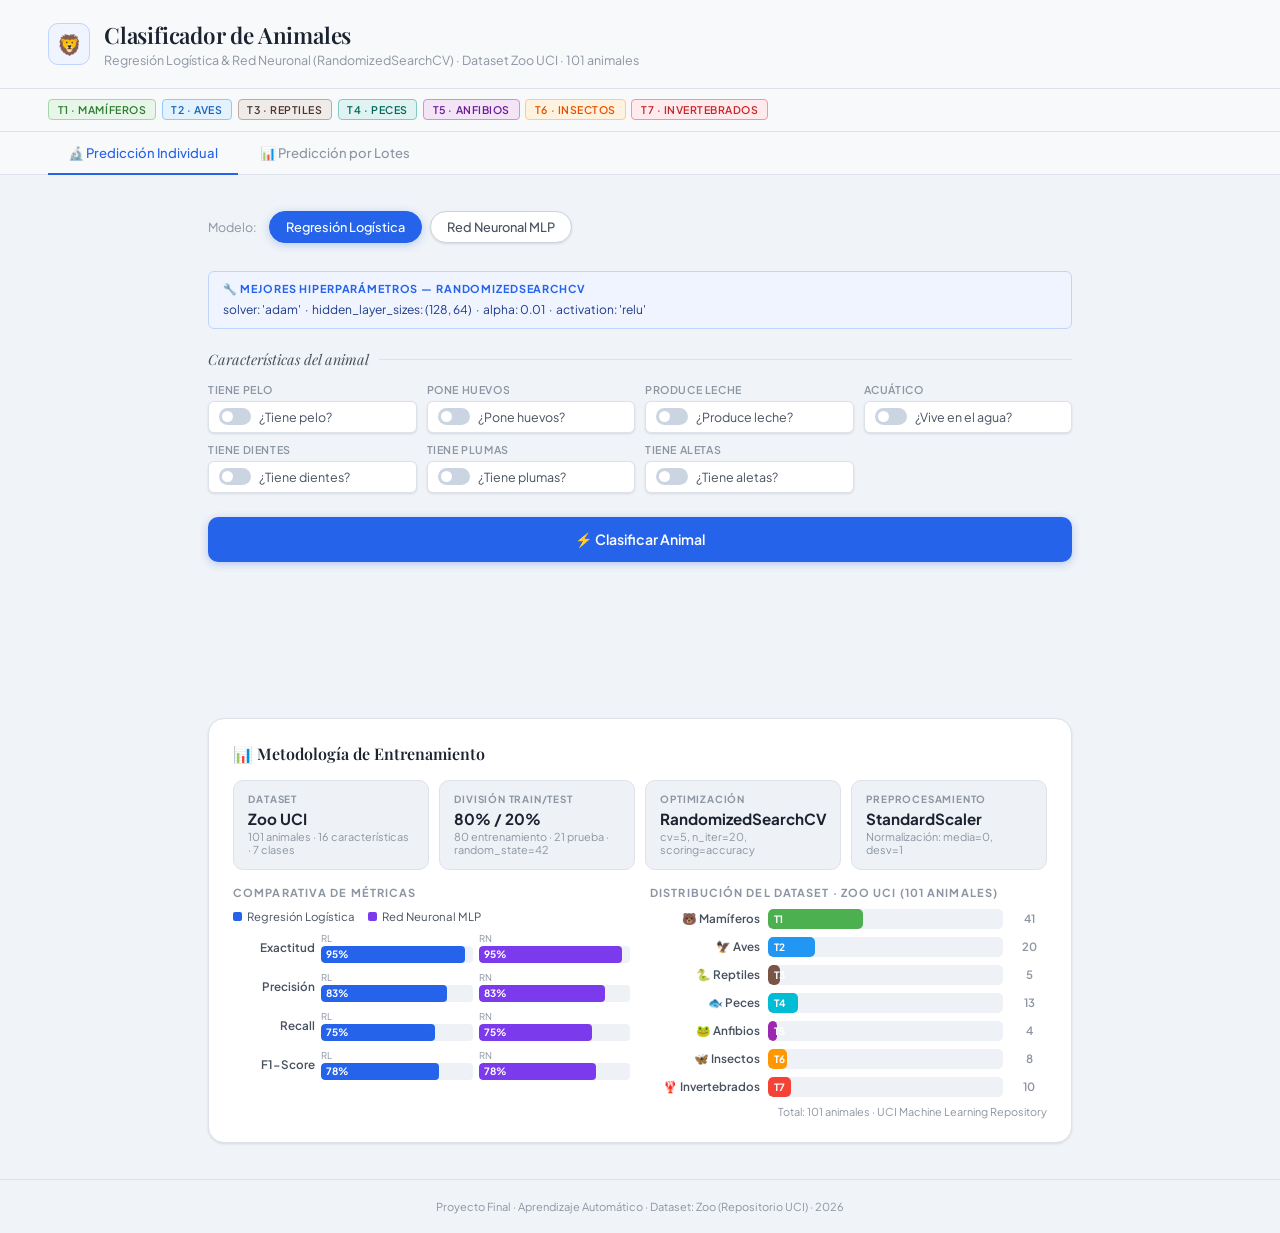
<file: index.html>
<!DOCTYPE html>
<html lang="es">
<head>
<meta charset="UTF-8">
<meta name="viewport" content="width=device-width, initial-scale=1.0">
<title>Clasificador de Animales · Zoo UCI</title>
<link rel="preconnect" href="https://fonts.googleapis.com">
<link rel="preconnect" href="https://fonts.gstatic.com" crossorigin>
<link href="https://fonts.googleapis.com/css2?family=Playfair+Display:ital,wght@0,400;0,600;1,400&family=Plus+Jakarta+Sans:wght@400;500;600;700&display=swap" rel="stylesheet">
<style>
:root{
  --bg:#f0f3f7;--bg2:#f8f9fb;--surface:#fff;--surface2:#eef1f5;
  --border:#dde2ea;--border2:#ccd3de;
  --accent:#2563eb;--accent-dim:#eff4ff;--accent-mid:#bfd4fe;--accent-dark:#1d4ed8;
  --green:#16a34a;--green-dim:#f0fdf4;
  --text:#1c2330;--text2:#48515f;--muted:#8c95a2;
  --rad-sm:6px;--rad:10px;--rad-lg:16px;
  --shadow-sm:0 1px 3px rgba(28,35,48,.07),0 1px 2px rgba(28,35,48,.05);
  --shadow:0 4px 14px rgba(28,35,48,.09),0 1px 3px rgba(28,35,48,.06);
}
*,*::before,*::after{box-sizing:border-box;margin:0;padding:0}
body{font-family:"Plus Jakarta Sans",sans-serif;background:var(--bg);color:var(--text);min-height:100vh;font-size:14px;-webkit-font-smoothing:antialiased}
header{display:flex;align-items:center;gap:14px;padding:20px 48px;background:var(--bg2);border-bottom:1px solid var(--border)}
.logo-box{width:42px;height:42px;background:var(--accent-dim);border:1px solid var(--accent-mid);border-radius:var(--rad);display:flex;align-items:center;justify-content:center;font-size:20px;flex-shrink:0}
header h1{font-family:"Playfair Display",serif;font-size:1.4rem;font-weight:600;color:var(--text);letter-spacing:-.2px}
header p{color:var(--muted);font-size:.78rem;margin-top:2px}
.chip-bar{display:flex;flex-wrap:wrap;gap:.35rem;padding:.65rem 48px;background:var(--bg2);border-bottom:1px solid var(--border)}
.chip{padding:.18rem .55rem;border-radius:4px;font-size:.66rem;font-weight:600;text-transform:uppercase;letter-spacing:.05em}
.c1{background:#e8f5e9;color:#2e7d32;border:1px solid #a5d6a7}
.c2{background:#e3f2fd;color:#1565c0;border:1px solid #90caf9}
.c3{background:#efebe9;color:#4e342e;border:1px solid #bcaaa4}
.c4{background:#e0f2f1;color:#00695c;border:1px solid #80cbc4}
.c5{background:#f3e5f5;color:#6a1b9a;border:1px solid #ce93d8}
.c6{background:#fff3e0;color:#e65100;border:1px solid #ffcc80}
.c7{background:#ffebee;color:#c62828;border:1px solid #ef9a9a}
.nav-tabs{display:flex;gap:2px;padding:0 48px;background:var(--bg2);border-bottom:1px solid var(--border)}
.tab-btn{padding:12px 20px;border:none;background:transparent;color:var(--muted);font-family:"Plus Jakarta Sans",sans-serif;font-size:.82rem;font-weight:500;cursor:pointer;border-bottom:2px solid transparent;margin-bottom:-1px;transition:color .15s,border-color .15s}
.tab-btn:hover{color:var(--text2)}
.tab-btn.active{color:var(--accent);border-bottom-color:var(--accent)}
main{max-width:960px;margin:0 auto;padding:36px 48px}
.tab-panel{display:none}.tab-panel.active{display:block}
.sec-title{font-family:"Playfair Display",serif;font-size:.9rem;font-weight:400;font-style:italic;color:var(--text2);display:flex;align-items:center;gap:10px;margin-bottom:14px}
.sec-title::after{content:"";flex:1;height:1px;background:var(--border)}
.model-sel{display:flex;align-items:center;gap:8px;margin-bottom:28px}
.model-sel>label{color:var(--muted);font-size:.78rem;margin-right:4px}
.mbtn{padding:7px 16px;border:1px solid var(--border2);background:var(--surface);color:var(--text2);border-radius:20px;cursor:pointer;font-family:"Plus Jakarta Sans",sans-serif;font-size:.8rem;font-weight:500;transition:all .15s;box-shadow:var(--shadow-sm)}
.mbtn:hover{border-color:var(--accent-mid);color:var(--accent)}
.mbtn.active{background:var(--accent);color:#fff;border-color:var(--accent);box-shadow:0 2px 8px rgba(37,99,235,.28)}
.tog-grid{display:grid;grid-template-columns:repeat(auto-fill,minmax(185px,1fr));gap:10px;margin-bottom:24px}
.tog-field{display:flex;flex-direction:column;gap:5px}
.tog-field>span{font-size:.67rem;color:var(--muted);font-weight:600;text-transform:uppercase;letter-spacing:.6px}
.tog{display:flex;align-items:center;gap:8px;padding:.4rem .65rem;background:var(--surface);border:1px solid var(--border);border-radius:var(--rad-sm);cursor:pointer;transition:border-color .15s,background .15s;user-select:none;box-shadow:var(--shadow-sm)}
.tog:hover{border-color:var(--accent-mid);background:var(--accent-dim)}
.sw{position:relative;width:32px;height:17px;flex-shrink:0}
.sw input{opacity:0;width:0;height:0;position:absolute}
.sw-track{position:absolute;inset:0;background:#cbd5e1;border-radius:17px;transition:.22s}
.sw-track::before{content:"";position:absolute;width:11px;height:11px;left:3px;top:3px;background:#fff;border-radius:50%;transition:.22s}
input:checked+.sw-track{background:var(--accent)}
input:checked+.sw-track::before{transform:translateX(15px)}
.tog-lbl{font-size:.78rem;color:var(--text2)}
.params-box{background:var(--accent-dim);border:1px solid var(--accent-mid);border-radius:var(--rad-sm);padding:.55rem .85rem;font-size:.75rem;color:#1e3a8a;line-height:1.6;margin-bottom:20px}
.params-box strong{display:block;margin-bottom:.15rem;font-size:.68rem;text-transform:uppercase;letter-spacing:.08em;color:var(--accent)}
.pred-btn{width:100%;padding:.85rem;background:var(--accent);border:none;border-radius:var(--rad);color:#fff;font-family:"Plus Jakarta Sans",sans-serif;font-size:.88rem;font-weight:600;cursor:pointer;transition:background .15s,transform .1s;box-shadow:0 2px 8px rgba(37,99,235,.3)}
.pred-btn:hover{background:var(--accent-dark);transform:translateY(-1px)}
.pred-btn:active{transform:none}
.result-card{margin-top:20px;padding:24px;background:var(--surface);border:1px solid var(--border);border-radius:var(--rad-lg);box-shadow:var(--shadow);opacity:0;transform:translateY(8px);transition:opacity .3s ease,transform .3s ease;pointer-events:none}
.result-card.show{opacity:1;transform:translateY(0);pointer-events:auto}
.result-header{display:flex;align-items:center;justify-content:space-between;margin-bottom:8px}
.result-badge{font-size:1.1rem;font-weight:700;padding:.4rem .9rem;border-radius:var(--rad);display:inline-flex;align-items:center;gap:.4rem}
.result-model-tag{font-size:.7rem;color:var(--muted);background:var(--surface2);padding:.2rem .55rem;border-radius:4px;border:1px solid var(--border)}
.result-desc{font-size:.82rem;color:var(--text2);margin-bottom:16px;line-height:1.55}
.prob-section-title{font-size:.67rem;font-weight:700;text-transform:uppercase;letter-spacing:.07em;color:var(--muted);margin-bottom:8px}
.prob-bars{display:flex;flex-direction:column;gap:7px}
.prob-row{display:grid;grid-template-columns:120px 1fr 42px;gap:8px;align-items:center}
.prob-label{font-size:.74rem;color:var(--text2);font-weight:500;text-align:right}
.prob-outer{background:var(--surface2);border-radius:4px;height:20px;overflow:hidden}
.prob-fill{height:100%;border-radius:4px;display:flex;align-items:center;padding-left:.3rem;font-size:.64rem;font-weight:700;color:#fff;transition:width .7s cubic-bezier(.4,0,.2,1);width:0}
.prob-val{font-size:.72rem;font-weight:600;color:var(--text2)}
.info-box{background:var(--accent-dim);border:1px solid var(--accent-mid);border-radius:var(--rad-sm);padding:.65rem .9rem;font-size:.77rem;color:#1e3a8a;line-height:1.55;margin-bottom:16px}
.csv-details{background:var(--green-dim);border:1px solid #bbf7d0;border-radius:var(--rad-sm);padding:.65rem .9rem;margin-bottom:14px}
.csv-details summary{font-size:.77rem;font-weight:600;color:#166534;cursor:pointer;user-select:none}
.csv-col-tbl{width:100%;border-collapse:collapse;margin-top:.55rem;font-size:.71rem}
.csv-col-tbl th{background:#dcfce7;color:#166534;padding:.28rem .45rem;text-align:left;border-bottom:1px solid #bbf7d0}
.csv-col-tbl td{padding:.25rem .45rem;border-bottom:1px solid var(--green-dim);color:var(--text2)}
.csv-col-tbl tr:last-child td{border-bottom:none}
.csv-col-tbl td:nth-child(2){font-family:monospace;color:#7c3aed;font-size:.68rem}
.csv-err{display:none;background:#fef2f2;border:1px solid #fecaca;border-radius:var(--rad-sm);padding:.45rem .75rem;font-size:.73rem;color:#dc2626;margin-bottom:10px}
.drop-zone{border:2px dashed var(--border2);border-radius:var(--rad);padding:28px 20px;text-align:center;cursor:pointer;position:relative;margin-bottom:12px;transition:border-color .15s,background .15s;background:var(--surface)}
.drop-zone:hover,.drop-zone.drag{border-color:var(--accent);background:var(--accent-dim)}
.drop-zone input{position:absolute;inset:0;opacity:0;cursor:pointer;width:100%;height:100%}
.drop-icon{font-size:2rem;margin-bottom:6px}
.drop-zone p{color:var(--muted);font-size:.78rem}
.drop-fname{color:var(--accent);font-size:.75rem;margin-top:5px;font-weight:500}
.btn-row{display:flex;gap:8px;flex-wrap:wrap;margin-bottom:14px}
.btn-sm{padding:.42rem .85rem;background:var(--surface);border:1px solid var(--border2);border-radius:var(--rad-sm);font-size:.74rem;font-weight:600;cursor:pointer;transition:all .15s;font-family:"Plus Jakarta Sans",sans-serif;color:var(--text2)}
.btn-sm:hover{background:var(--surface2)}
.btn-go{flex:1;min-width:140px;padding:.7rem;background:var(--accent);border:none;border-radius:var(--rad-sm);color:#fff;font-size:.83rem;font-weight:600;cursor:pointer;transition:background .15s;font-family:"Plus Jakarta Sans",sans-serif}
.btn-go:hover{background:var(--accent-dark)}
.batch-res{display:none;margin-top:24px}
.met-grid{display:grid;grid-template-columns:repeat(4,1fr);gap:10px;margin-bottom:20px}
@media(max-width:480px){.met-grid{grid-template-columns:repeat(2,1fr)}}
.met-card{background:var(--surface);border:1px solid var(--border);border-radius:var(--rad);padding:.9rem .6rem;text-align:center;box-shadow:var(--shadow-sm)}
.met-val{font-size:1.5rem;font-weight:700;color:var(--accent)}
.met-name{font-size:.63rem;color:var(--muted);text-transform:uppercase;letter-spacing:.07em;margin-top:2px}
.cm-title{font-size:.69rem;font-weight:700;text-transform:uppercase;letter-spacing:.1em;color:var(--muted);margin-bottom:4px}
.cm-sub{font-size:.68rem;color:var(--muted);margin-bottom:10px}
.cm-scroll{overflow-x:auto}
.cm-tbl{border-collapse:collapse;font-size:.71rem}
.cm-tbl th,.cm-tbl td{border:1px solid var(--border);width:36px;height:32px;text-align:center}
.cm-tbl th{background:var(--surface2);color:var(--muted);font-weight:500;font-size:.6rem}
.cm-rl{font-size:.6rem;color:var(--muted);text-align:right!important;padding-right:.4rem;background:var(--surface2);white-space:nowrap}
.cm-d{background:#dbeafe;color:#1d4ed8;font-weight:700}
.cm-e{background:#fee2e2;color:#dc2626}
.cm-z{color:var(--border)}
.pred-wrap{margin-top:14px;max-height:240px;overflow-y:auto;overflow-x:auto;border:1px solid var(--border);border-radius:var(--rad-sm)}
table{width:100%;border-collapse:collapse;font-size:.75rem;min-width:340px}
th{background:var(--surface2);color:var(--muted);font-size:.63rem;text-transform:uppercase;letter-spacing:.06em;padding:.48rem .6rem;text-align:left;position:sticky;top:0;border-bottom:1px solid var(--border);white-space:nowrap}
td{padding:.4rem .6rem;border-bottom:1px solid var(--surface2);white-space:nowrap;color:var(--text2)}
tr:last-child td{border-bottom:none}
tr:hover td{background:var(--surface2)}
.method-wrap{max-width:960px;margin:0 auto;padding:0 48px 36px}
.method-box{background:var(--surface);border:1px solid var(--border);border-radius:var(--rad-lg);padding:24px;box-shadow:var(--shadow-sm)}
.method-box h2{font-family:"Playfair Display",serif;font-size:1rem;font-weight:600;color:var(--text);margin-bottom:16px;display:flex;align-items:center;gap:.4rem}
.method-grid{display:grid;grid-template-columns:repeat(auto-fill,minmax(190px,1fr));gap:10px;margin-bottom:16px}
.mcrd{background:var(--surface2);border:1px solid var(--border);border-radius:var(--rad);padding:.8rem .9rem}
.mcrd-title{font-size:.62rem;font-weight:700;text-transform:uppercase;letter-spacing:.08em;color:var(--muted);margin-bottom:.25rem}
.mcrd-val{font-size:.95rem;font-weight:700;color:var(--text)}
.mcrd-sub{font-size:.68rem;color:var(--muted);margin-top:.1rem}
.chart-title{font-size:.69rem;font-weight:700;text-transform:uppercase;letter-spacing:.1em;color:var(--muted);margin-bottom:10px}
.bar-legend{display:flex;gap:.85rem;margin-bottom:8px;font-size:.71rem;color:var(--text2)}
.bar-legend span{display:flex;align-items:center;gap:.3rem}
.bar-legend .dot{width:9px;height:9px;border-radius:2px}
.bar-group{display:flex;flex-direction:column;gap:.5rem}
.bar-row{display:grid;grid-template-columns:82px 1fr 1fr;gap:.4rem;align-items:center;font-size:.73rem}
.bar-row .lbl{color:var(--text2);font-weight:600;text-align:right}
.bar-outer{background:var(--surface2);border-radius:4px;height:17px;overflow:hidden}
.bar-fill{height:100%;border-radius:4px;display:flex;align-items:center;padding-left:.3rem;font-size:.63rem;font-weight:700;color:#fff;white-space:nowrap;transition:width .6s ease}
.bar-rl{background:#2563eb}
.bar-rn{background:#7c3aed}
.dist-bars{display:flex;flex-direction:column;gap:.5rem;margin-top:10px}
.dist-row{display:grid;grid-template-columns:110px 1fr 36px;gap:.5rem;align-items:center}
.dist-label{font-size:.73rem;font-weight:600;color:var(--text2);text-align:right}
.dist-outer{background:var(--surface2);border-radius:5px;height:20px;overflow:hidden}
.dist-fill{height:100%;border-radius:5px;display:flex;align-items:center;padding-left:.35rem;font-size:.63rem;font-weight:700;color:#fff;transition:width .8s ease}
.dist-count{font-size:.71rem;color:var(--muted);font-weight:600;text-align:center}
.dist-total{font-size:.68rem;color:var(--muted);margin-top:.5rem;text-align:right}
.two-charts{display:grid;grid-template-columns:1fr 1fr;gap:20px;margin-top:16px}
@media(max-width:640px){.two-charts{grid-template-columns:1fr}}
footer{text-align:center;padding:20px 48px;color:var(--muted);font-size:.69rem;border-top:1px solid var(--border);margin-top:0}
.code-block pre{font-family:'Fira Code','Courier New',monospace;font-size:.76rem;line-height:1.8;color:#e2e8f0;white-space:pre}
.code-label{font-size:.63rem;font-weight:700;text-transform:uppercase;letter-spacing:.1em;color:#64748b;margin-bottom:.5rem;display:flex;align-items:center;gap:.4rem}
.code-label span{background:#1e293b;padding:.15rem .45rem;border-radius:3px;color:#94a3b8}
.kw{color:#c084fc}.fn{color:#60a5fa}.st{color:#34d399}.cm{color:#475569;font-style:italic}.nm{color:#fb923c}.bi{color:#f472b6}
.step-grid{display:grid;grid-template-columns:repeat(auto-fill,minmax(210px,1fr));gap:10px;margin-bottom:24px}
.step-card{background:var(--surface);border:1px solid var(--border);border-radius:var(--rad);padding:.9rem 1rem;border-left:3px solid var(--accent)}
.step-num{font-size:.63rem;font-weight:700;text-transform:uppercase;letter-spacing:.1em;color:var(--accent);margin-bottom:.2rem}
.step-title{font-size:.84rem;font-weight:700;color:var(--text);margin-bottom:.2rem}
.step-desc{font-size:.73rem;color:var(--muted);line-height:1.5}
@media(max-width:700px){header,.chip-bar,.nav-tabs,main,.method-wrap,footer{padding-left:20px;padding-right:20px}.tog-grid{grid-template-columns:repeat(2,1fr)}}
@media(max-width:400px){.tog-grid{grid-template-columns:1fr}}
</style>
</head>
<body>
<header>
  <div class="logo-box">&#x1F981;</div>
  <div>
    <h1>Clasificador de Animales</h1>
    <p>Regresi&oacute;n Log&iacute;stica &amp; Red Neuronal (RandomizedSearchCV) &middot; Dataset Zoo UCI &middot; 101 animales</p>
  </div>
</header>
<div class="chip-bar">
  <span class="chip c1">T1 &middot; Mam&iacute;feros</span>
  <span class="chip c2">T2 &middot; Aves</span>
  <span class="chip c3">T3 &middot; Reptiles</span>
  <span class="chip c4">T4 &middot; Peces</span>
  <span class="chip c5">T5 &middot; Anfibios</span>
  <span class="chip c6">T6 &middot; Insectos</span>
  <span class="chip c7">T7 &middot; Invertebrados</span>
</div>
<nav class="nav-tabs">
  <button class="tab-btn active" onclick="switchTab('ind',this)">&#x1F52C; Predicci&oacute;n Individual</button>
  <button class="tab-btn" onclick="switchTab('lot',this)">&#x1F4CA; Predicci&oacute;n por Lotes</button>
</nav>
<main>
  <section id="tab-ind" class="tab-panel active">
    <div class="model-sel">
      <label>Modelo:</label>
      <button class="mbtn active" onclick="setModel('logistic',this)">Regresi&oacute;n Log&iacute;stica</button>
      <button class="mbtn" onclick="setModel('neural',this)">Red Neuronal MLP</button>
    </div>
    <div class="params-box">
      <strong>&#x1F527; Mejores hiperpar&aacute;metros &mdash; RandomizedSearchCV</strong>
      solver: 'adam' &nbsp;&middot;&nbsp; hidden_layer_sizes: (128, 64) &nbsp;&middot;&nbsp; alpha: 0.01 &nbsp;&middot;&nbsp; activation: 'relu'
    </div>
    <h2 class="sec-title">Caracter&iacute;sticas del animal</h2>
    <div class="tog-grid">
      <div class="tog-field"><span>Tiene pelo</span>
        <label class="tog"><div class="sw"><input type="checkbox" id="f-hair"><span class="sw-track"></span></div><span class="tog-lbl">&iquest;Tiene pelo?</span></label>
      </div>
      <div class="tog-field"><span>Pone huevos</span>
        <label class="tog"><div class="sw"><input type="checkbox" id="f-eggs"><span class="sw-track"></span></div><span class="tog-lbl">&iquest;Pone huevos?</span></label>
      </div>
      <div class="tog-field"><span>Produce leche</span>
        <label class="tog"><div class="sw"><input type="checkbox" id="f-milk"><span class="sw-track"></span></div><span class="tog-lbl">&iquest;Produce leche?</span></label>
      </div>
      <div class="tog-field"><span>Acu&aacute;tico</span>
        <label class="tog"><div class="sw"><input type="checkbox" id="f-aquatic"><span class="sw-track"></span></div><span class="tog-lbl">&iquest;Vive en el agua?</span></label>
      </div>
      <div class="tog-field"><span>Tiene dientes</span>
        <label class="tog"><div class="sw"><input type="checkbox" id="f-toothed"><span class="sw-track"></span></div><span class="tog-lbl">&iquest;Tiene dientes?</span></label>
      </div>
      <div class="tog-field"><span>Tiene plumas</span>
        <label class="tog"><div class="sw"><input type="checkbox" id="f-feathers"><span class="sw-track"></span></div><span class="tog-lbl">&iquest;Tiene plumas?</span></label>
      </div>
      <div class="tog-field"><span>Tiene aletas</span>
        <label class="tog"><div class="sw"><input type="checkbox" id="f-fins"><span class="sw-track"></span></div><span class="tog-lbl">&iquest;Tiene aletas?</span></label>
      </div>
    </div>
    <button class="pred-btn" onclick="predictIndividual()">&#x26A1; Clasificar Animal</button>
    <div class="result-card" id="result-card">
      <div class="result-header">
        <div class="result-badge" id="result-badge"></div>
        <span class="result-model-tag" id="result-model-tag"></span>
      </div>
      <p class="result-desc" id="result-desc"></p>
      <div class="prob-section-title">Probabilidades por clase</div>
      <div class="prob-bars" id="prob-bars"></div>
    </div>
  </section>
  <section id="tab-lot" class="tab-panel">
    <div class="model-sel">
      <label>Modelo:</label>
      <button class="mbtn active" onclick="setBatchModel('logistic',this)">Regresi&oacute;n Log&iacute;stica</button>
      <button class="mbtn" onclick="setBatchModel('neural',this)">Red Neuronal MLP</button>
    </div>
    <details class="csv-details">
      <summary>&#x1F4CB; Formato del CSV &mdash; 16 columnas requeridas (clic para ver)</summary>
      <table class="csv-col-tbl">
        <thead><tr><th>#</th><th>Columna</th><th>Descripci&oacute;n</th><th>Valores</th></tr></thead>
        <tbody>
          <tr><td>1</td><td>hair</td><td>Tiene pelo</td><td>0 o 1</td></tr>
          <tr><td>2</td><td>feathers</td><td>Tiene plumas</td><td>0 o 1</td></tr>
          <tr><td>3</td><td>eggs</td><td>Pone huevos</td><td>0 o 1</td></tr>
          <tr><td>4</td><td>milk</td><td>Produce leche</td><td>0 o 1</td></tr>
          <tr><td>5</td><td>airborne</td><td>Puede volar</td><td>0 o 1</td></tr>
          <tr><td>6</td><td>aquatic</td><td>Vive en agua</td><td>0 o 1</td></tr>
          <tr><td>7</td><td>predator</td><td>Es depredador</td><td>0 o 1</td></tr>
          <tr><td>8</td><td>toothed</td><td>Tiene dientes</td><td>0 o 1</td></tr>
          <tr><td>9</td><td>backbone</td><td>Tiene columna vertebral</td><td>0 o 1</td></tr>
          <tr><td>10</td><td>breathes</td><td>Respira aire</td><td>0 o 1</td></tr>
          <tr><td>11</td><td>venomous</td><td>Es venenoso</td><td>0 o 1</td></tr>
          <tr><td>12</td><td>fins</td><td>Tiene aletas</td><td>0 o 1</td></tr>
          <tr><td>13</td><td>legs</td><td>N&uacute;mero de patas</td><td>0,2,4,5,6,8</td></tr>
          <tr><td>14</td><td>tail</td><td>Tiene cola</td><td>0 o 1</td></tr>
          <tr><td>15</td><td>domestic</td><td>Es dom&eacute;stico</td><td>0 o 1</td></tr>
          <tr><td>16</td><td>catsize</td><td>Tama&ntilde;o similar a un gato</td><td>0 o 1</td></tr>
        </tbody>
      </table>
      <p style="font-size:.69rem;color:#166534;margin-top:.45rem">Ejemplo (mam&iacute;fero): <code>1,0,0,1,0,0,1,1,1,1,0,0,4,0,0,1</code></p>
    </details>
    <div id="csv-error" class="csv-err"></div>
    <div class="drop-zone" id="drop-zone">
      <input type="file" accept=".csv" id="csv-input" onchange="handleFile(this)">
      <div class="drop-icon">&#x1F4C2;</div>
      <p>Arrastra tu CSV aqu&iacute; o haz clic para seleccionar</p>
      <div class="drop-fname" id="fname"></div>
    </div>
    <div class="btn-row">
      <button class="btn-sm" onclick="downloadSample()">&#x2B07; CSV de muestra</button>
      <button class="btn-go" onclick="predictBatch()">&#x26A1; Clasificar Lote</button>
    </div>
    <div class="batch-res" id="batch-res">
      <div class="met-grid" id="metrics-row"></div>
      <div class="cm-title">Matriz de Confusi&oacute;n (7 clases)</div>
      <div class="cm-sub">Obtenida en el conjunto de prueba (20% del dataset)</div>
      <div id="cm-box"></div>
      <div class="pred-wrap">
        <table>
          <thead><tr><th>#</th><th>Pelo</th><th>Huevos</th><th>Plumas</th><th>Predicci&oacute;n</th><th>Confianza</th></tr></thead>
          <tbody id="pred-tbody"></tbody>
        </table>
      </div>
    </div>
  </section>
</main>
<div class="method-wrap">
  <div class="method-box">
    <h2>&#x1F4CA; Metodolog&iacute;a de Entrenamiento</h2>
    <div class="method-grid">
      <div class="mcrd"><div class="mcrd-title">Dataset</div><div class="mcrd-val">Zoo UCI</div><div class="mcrd-sub">101 animales &middot; 16 caracter&iacute;sticas &middot; 7 clases</div></div>
      <div class="mcrd"><div class="mcrd-title">Divisi&oacute;n Train/Test</div><div class="mcrd-val">80% / 20%</div><div class="mcrd-sub">80 entrenamiento &middot; 21 prueba &middot; random_state=42</div></div>
      <div class="mcrd"><div class="mcrd-title">Optimizaci&oacute;n</div><div class="mcrd-val">RandomizedSearchCV</div><div class="mcrd-sub">cv=5, n_iter=20, scoring=accuracy</div></div>
      <div class="mcrd"><div class="mcrd-title">Preprocesamiento</div><div class="mcrd-val">StandardScaler</div><div class="mcrd-sub">Normalizaci&oacute;n: media=0, desv=1</div></div>
    </div>
    <div class="two-charts">
      <div>
        <div class="chart-title">Comparativa de m&eacute;tricas</div>
        <div class="bar-legend">
          <span><span class="dot" style="background:#2563eb"></span>Regresi&oacute;n Log&iacute;stica</span>
          <span><span class="dot" style="background:#7c3aed"></span>Red Neuronal MLP</span>
        </div>
        <div class="bar-group" id="chart-bars"></div>
      </div>
      <div>
        <div class="chart-title">Distribuci&oacute;n del dataset &middot; Zoo UCI (101 animales)</div>
        <div class="dist-bars">
          <div class="dist-row"><div class="dist-label">&#x1F43B; Mam&iacute;feros</div><div class="dist-outer"><div class="dist-fill" style="width:40.6%;background:#4CAF50">T1</div></div><div class="dist-count">41</div></div>
          <div class="dist-row"><div class="dist-label">&#x1F985; Aves</div><div class="dist-outer"><div class="dist-fill" style="width:19.8%;background:#2196F3">T2</div></div><div class="dist-count">20</div></div>
          <div class="dist-row"><div class="dist-label">&#x1F40D; Reptiles</div><div class="dist-outer"><div class="dist-fill" style="width:5%;background:#795548">T3</div></div><div class="dist-count">5</div></div>
          <div class="dist-row"><div class="dist-label">&#x1F41F; Peces</div><div class="dist-outer"><div class="dist-fill" style="width:12.9%;background:#00BCD4">T4</div></div><div class="dist-count">13</div></div>
          <div class="dist-row"><div class="dist-label">&#x1F438; Anfibios</div><div class="dist-outer"><div class="dist-fill" style="width:4%;background:#9C27B0">T5</div></div><div class="dist-count">4</div></div>
          <div class="dist-row"><div class="dist-label">&#x1F98B; Insectos</div><div class="dist-outer"><div class="dist-fill" style="width:7.9%;background:#FF9800">T6</div></div><div class="dist-count">8</div></div>
          <div class="dist-row"><div class="dist-label">&#x1F99E; Invertebrados</div><div class="dist-outer"><div class="dist-fill" style="width:9.9%;background:#F44336">T7</div></div><div class="dist-count">10</div></div>
        </div>
        <div class="dist-total">Total: 101 animales &middot; UCI Machine Learning Repository</div>
      </div>
    </div>
  </div>
</div>
<footer>Proyecto Final &middot; Aprendizaje Autom&aacute;tico &middot; Dataset: Zoo (Repositorio UCI) &middot; 2026</footer>
<script>
const PESOS = {"scaler": {"mean": [0.325, 0.175, 0.5875, 0.325, 0.1625, 0.2875, 0.4125, 0.5125, 0.675, 0.6625, 0.0875, 0.225, 2.5625, 0.6375, 0.0375, 0.1625], "scale": [0.4683748498798798, 0.3799671038392666, 0.4922842166878805, 0.4683748498798798, 0.36890886408434287, 0.45259667475579163, 0.4922842166878804, 0.499843725578305, 0.4683748498798798, 0.4728570079844433, 0.2825663638864329, 0.41758232721225186, 2.155479934956482, 0.4807221130757352, 0.18998355191963343, 0.36890886408434304]}, "logistic": {"coef": [[1.1796246312763408, -0.4347188222753442, -0.9801533015120677, 1.1796246312763408, -0.31040618245695667, -0.264606641167383, 0.05438479435303879, 0.7422669401034325, 0.5830859463155591, 0.5186513774437599, -0.21138266642310186, -0.34267055949218916, 0.4409734678099502, 0.16516440887547162, 0.08516347037347262, 0.3566686045310111], [-0.363943168222648, 1.6828900320510691, 0.432406312413345, -0.363943168222648, 0.6812695489322247, -0.3795996491054724, 0.07377637789133244, -0.2807035603798212, 0.7716643194963475, 0.47364518918719634, 0.28478634167211586, -0.29512673157271924, -0.2005209337088149, 0.6864809766607515, -0.062438981802671704, -0.164018879422059], [0.12605907999586904, -0.1664381807402661, 0.16157980418617468, 0.12605907999586904, 0.03216578961021417, 0.6111282022920912, 0.8048039422524701, -0.12407747918489095, -0.1513452511393144, -0.42480854923681177, 1.1564925932598027, -0.21384740511909245, -0.3819557117196658, -0.22400288569112667, 0.07238378707324511, 0.12639090141517959], [-0.3078266446572614, -0.25535098851155497, -0.3427515343871035, -0.3078266446572614, -0.14896064906568787, 0.8452217746154699, -0.014993543837017816, 0.12079423092682094, 0.2973234310998931, -0.65818105560485, -0.4116531724628087, 2.380116945672229, -0.5264608276326866, 0.5978188258095986, -0.05067598570529962, -0.13002213906589813], [-0.5296087860329233, -0.5052005489025806, 0.6227915389848292, -0.5296087860329233, -0.004184065376052479, -0.5371990224370109, -0.0925243136932037, -0.1318498582772998, -0.995982849284315, 0.5451834583843164, 0.31190314076355163, -0.08675078324211996, 2.6360330959203386, -0.5020963791060433, -0.04801256858328121, -0.18325189354833696], [-0.1043051123593791, -0.3211814916213064, 0.10612718031487581, -0.1043051123593791, -0.24988444164375048, -0.2749446641977173, -0.8254472569665777, -0.3264302731882919, -0.5047455964881471, -0.4544904201737064, -1.1301462368096282, -1.4417214662461435, -1.9680690906691263, -0.7233649465486655, 0.003580278644537901, -0.005766593909930655]], "intercept": [0.7468150774385157, 0.28793554020936984, -0.9491826424514589, 0.15618335907165712, 0.07718311238853193, -0.3189344466566395], "classes": [1, 2, 3, 4, 6, 7]}, "neural": {"coefs": [[[-0.08283700824448527, 0.21528138304587213, 0.09742208288991334, 0.07352843381671197, -0.1504451132028474, -0.16417236745773736, -0.23780079709863158, 0.16255892530421806, -0.021641646875099115, 0.04878279754048981, -0.18004906779854515, 0.21562375166072606, 0.0655339688197243, -0.0978693101070513, -0.15893156879198608, -0.15293935943466466, -0.05147847425633226, 0.04093836382755229, -0.01918328647806929, -0.11677759749338616, 0.005653994607675515, -0.18623166595919102, -0.1214158734869675, -0.0720430199743622, -0.043262826355943036, 0.1330078599995127, -0.17242687067623025, 0.040916856486635615, 0.06121895265785647, -0.18173477530560248, 0.08181341128467634, -0.18292862480116326, -0.2227977132392566, 0.18787409835775873, 0.16574037921301454, 0.09865929188638684, -0.043600302769467685, -0.14129907213959422, 0.0387947340705126, -0.0008030134546128604, -0.209352805660885, -0.02390320881168657, -0.22217138029158912, 0.19746640881496752, -0.12971540615316926, 0.09349673654283462, -0.14181643793777518, -0.019406282772797108, 0.012668543751113197, -0.16749584420801686, 0.15746516003969502, 0.14734917246978793, 0.22064993878386321, 0.17102189935708, 0.0627357574986261, 0.2122297978601148, -0.22277218613315933, -0.1573829637158705, -0.2254545398810256, -0.118067429211952, -0.0846406711024552, -0.13314854433046994, 0.16557610442994902, -0.03999351530096826, -0.0824938505049608, -0.03249772491402816, -0.11410498416393715, 0.0986384844323202, -0.21178948479151696, 0.14216494064938326, 0.13168268581309056, -0.122062829695511, -0.2412101362988262, 0.12953655752273502, 0.1078788426017538, 0.050748781181868104, 0.10752839439958022, -0.1595561035688785, -0.02037409325796854, -0.18611405783468746, 0.18021919889835616, -0.0009696042250232925, -0.10355051241870972, -0.13874850455163584, -0.0663462698289274, -0.10786703307030059, 0.11309410079335293, 0.006129255007490818, 0.0977138749689653, -0.03916204687575275, -0.19976378009291595, 0.06769729492063095, 0.06345498855847476, 0.04249869628455396, 0.08168134131284284, -0.05906869782624018, 0.04158117950877602, 0.004692550779508371, -0.1649814295609185, -0.21915306801806733, -0.15017942183743266, -0.003214162096298024, -0.1180157455937698, -0.0332162269334487, 0.14194055870481653, -0.07590986301247082, -0.009151658839281367, 0.09222743612223397, -0.16443215606816258, -0.2165467092623849, -0.07974216595652886, -0.18657178724304718, 0.20131105512794828, 0.10005793824225494, 0.001003891086856588, 0.14771152908207696, 0.16066788667825727, -0.11191517285539414, 0.12588572996475353, 0.04111967839417333, 0.13092978052144316, 0.12493524826377342, -0.03990815609170938, -0.20490436160678543, -0.07082581605954333, -0.05935226318430549, 0.07768752695532206, 0.1146639049615449], [-0.15372471493508927, -0.013266254857779146, -0.06775076646190507, -0.15940593894747973, -0.21434907569869968, -0.030576136713932403, 0.23062902755480466, -0.04285847373977001, -0.032177527294264804, 0.029003415773249826, -0.04770401526249304, 0.22621053055786688, 0.23112958607612302, -0.09256566009381646, 0.020050083827728576, -0.12621535846664592, -0.05931707382944812, -0.23692374123101914, 0.015561144717428857, 0.021923286883894177, -0.20301645877350252, -0.133921136024445, 0.14967554539835232, -0.14256757536118891, -0.10638642466982304, 0.009205116457851489, 0.24710598813814882, -0.15012416146199611, 0.07880716348728435, 0.09862338350249948, -0.14951288454235576, 0.04606213186779331, -0.10491157924892908, 0.09597732928375893, 0.07546092202123938, 0.00401107957097882, -0.1639911516278564, 0.12286992731506308, -0.1167170519824101, -0.2036123981622603, -0.1830774989675577, 0.030221774510845307, 0.08695504693549409, -0.21969629369863844, -0.030581632212192365, -0.15974680805149138, 0.10457211942757787, -0.1717387230651752, 0.04319387682737291, -0.07935092166393348, 0.14468292642747277, -0.19065780419551903, -0.10163317002911143, -0.19797034921146317, 0.21079666609875247, 0.11508923635555368, -0.13898308342617202, 0.0010759202965948142, 0.1683175979037586, 0.03846244484839931, -0.03613743348945591, -0.08985825366303528, -0.19798512109049476, 0.21673129329655988, 0.1888832887170598, 0.09482527406775236, -0.0644270880565977, -0.11079021060263729, 0.12703345852966905, 0.14143299899427741, 0.18475297327910475, 0.12626834971169978, 0.09416535873107547, -0.22271149675370766, -0.18160264033548973, 0.14739198972695078, -0.015084192336799772, -0.20998619363495283, -0.13460359045844, 0.04002126777013537, -0.24842077280874994, -0.19339200633911927, -0.01892992471738014, 0.027390353053278232, 0.055454011563051464, -0.17346649070119632, 0.13472491392195868, -0.12795013811778339, -0.09504810318366569, 0.13342963226524093, 0.12383727339864475, 0.1029121295089222, 0.11591275496627815, 0.08047162797286002, -0.14306611507918396, -0.12009937691499217, -0.11047624458665342, -0.15002906156672993, 0.16572981467806322, -0.0737409374071766, 0.11033327782378005, 0.024293328891325825, 0.09770634775586318, 0.03638115564587361, 0.010321079134311704, -0.046285916148174074, -0.19366657093745532, 0.05650827280221709, -0.08498970350695365, -0.24105464750896022, 0.05254139293308944, -0.179994584402114, 0.15669182300710072, 0.13862862150695468, 0.13912109655605767, -0.05583721968076792, -0.22890725960107017, 0.20454672012391767, -0.07578454619371904, 0.21435371951563714, 0.16483088498647216, 0.11207338368688875, -0.11523789251306127, -0.0046201672577878975, 0.09751201274385467, -0.03906557308960605, -0.13402862769313661, -0.011827124565392227], [0.21133654550670672, 0.050660116800644486, 0.06778551093385103, -0.1969229871075541, 0.035359561685244165, 0.23157549399402014, -0.08631903718388034, 0.029603761816494215, 0.21645653736592851, 0.13439992411653157, 0.06563058536237032, 0.06266585607259233, 0.0026230060430927223, -0.11732801079348894, 0.15644815579223495, 0.14580303588200197, 0.12100084192370826, 0.13823874258508967, -0.03087240461371183, 0.026917692432588472, 0.16011353679446833, 0.06906319539350811, 0.1205273044164531, 0.12909525912422534, 0.1879019497467333, -0.07481243877635167, 0.001864699176791975, -0.1911693888480501, 0.012268864275793264, -0.19239396517542054, -0.051914039989860765, 0.03257397614346286, -0.07105470614869057, 0.04382593750603414, -0.16429712314796086, -0.1564120837699649, 0.09702546454566978, -0.07508550593420855, -0.13826696618547088, -0.022218826850782046, 0.05430811883511682, -0.09250919952208017, 0.07052667568337932, -0.2028206580376959, -0.19704781959905793, -0.036268988942956375, 0.0479269159433051, 0.11971248776946249, 0.09784536178640324, 0.21193868533716664, 0.015359297246696515, -0.10984387388297263, 0.08463123307831337, -0.09611291740266112, -0.04145520932596058, -0.2117566066362551, -0.17911992993741038, 0.22365667956678217, 0.176987215678147, 0.1299417851737175, -0.05399272195230424, -0.09869548473937469, -0.1716027776558006, -0.11129029888058445, 0.02969623946929631, 0.12098241911165514, 0.036055754327534204, -0.0969158179767353, 0.22301551431337296, 0.09861712021468987, 0.03114638364551289, 0.0477484889371968, -0.007543126015312808, -0.08758141818297327, -0.07644220703923005, 0.1649093674504547, -0.14828704189442132, -0.16038561219813371, -0.22200186510690656, -0.1477463476048969, 0.1135863799339847, 0.1310843729489415, 0.0272394515712309, -0.19923166735219827, -0.018195505664298624, 0.012065341559581692, -0.09931890428642695, 0.032583744557111355, 0.0007408178058493913, 0.07705637709767413, 0.1019944629194266, -0.14761781580950536, 0.00038998178023118995, 0.03370313699881242, 0.025951814656882694, 0.17062073066507433, 0.0337158545415059, -0.1710357649847143, -0.1789923470587364, 0.03508957571912575, -0.2471693543140581, 0.006551731602406193, 0.22131066077642772, 0.06743798028554472, -0.024676666232705202, 0.03315443441632527, -0.07315228639989425, 0.02155043612596986, 0.2194202317875161, -0.004097320989969452, 0.17988293794591378, 0.2077547355974959, -0.15757128680761873, -0.13080465616543677, -0.13572216739654833, -0.17037647947087062, -0.19834198167609074, 0.04614573675635073, -0.14009379451867746, -0.09294733351341024, 0.12331115561545278, -0.1687481123783701, 0.09411737934761852, -0.03657100567519913, -0.19617199141276706, 0.11202324527955584, 0.1142349915318976, 0.18872909118248332], [0.06426864378964728, 0.15525079184301974, -0.08502673124349024, -0.09801031676157859, 0.09149196143305549, 0.1005718783447352, 0.14220747806768552, -0.021572992604262625, -0.11500793687095812, 0.0766494869910334, -0.04980571775702857, 0.19965256741426216, 0.07611497222294668, -0.009912553639371083, 0.07318751222624764, 0.07933423430795512, -0.1334048590237277, 0.19507175515463757, 0.010624823884096957, 0.10088503303067393, -0.11316772474563118, 0.12213105587487187, -0.08187355743296457, -0.21654013195921082, 0.13973710798293487, -0.14952721042785744, -0.1238617744156442, 0.21865628247957405, 0.20642683533474732, 0.03224780675990549, 0.09172355201810728, -0.06971667858993039, -0.129809125602265, -0.061530483706174734, 0.04617490321900021, 0.07582365630193794, 0.15477808893365017, 0.14049658633036105, -0.202973372220336, 0.021324986789612733, -0.23560941504244928, -0.0017371324612066418, -0.05616056109519428, 0.1886624266305604, -0.09290227135763326, -0.12827597262666407, -0.21056233875799285, 0.07874848894850252, 0.041774669481519894, -0.2015915838038945, -0.20311696741014607, 0.11715646493569275, -0.13223102127758146, 0.14139081238098716, 0.10687635056734723, -0.1306140122035276, -0.2242619470197659, 0.16445313602416586, -0.09166907686458768, -0.09959142890310252, 0.08791511782317014, 0.14242287268723816, 0.22972765228381078, 0.12149709814601331, -0.04368872931380666, -0.21942876603355144, 0.145347103613222, -0.0005648980462622119, -0.06929519452054723, 0.10940907904636343, -0.13746530986693387, -0.002388790994535132, -0.23883484569349006, -0.011648268214991316, -0.15747888113135963, -0.19734848190201693, -0.15652986679677167, 0.07377883166209595, 0.13766022138786813, 0.0030789376448913056, 0.2206421683481722, -0.1022364860106504, -0.12192631227279219, 0.18930518196963647, -0.10190745440577928, 0.15242204335047496, -0.17872762948661358, 0.14117758989116486, -0.24542878644323543, 0.13164071248307474, -0.03363317350453614, 0.18133746465318257, -0.21670308548107994, 0.039476337932268596, 0.16254878025564062, -0.047137243905770995, 0.08508266322224313, 0.1140964949280298, 0.009956402176411177, -0.007699515781655794, 0.07513909914361375, 0.10435361299370552, -0.2268278944159218, -0.12592795132573542, 0.15941867489631534, 0.18559330319811299, 0.009250917742718027, 0.0370886464887985, -0.14465210866728564, -0.1712596393606439, -0.008868261810462788, -0.10821932557058925, 0.06014656436065833, -0.1969040742712908, 0.13998297886352976, 0.1944057335135728, 0.11761799557899082, 0.030513390149519277, -0.11177220087492958, 0.1529986413601425, 0.08148184651967745, -0.17419511388794962, 0.20196099127284056, 0.08540962161997982, 0.22352627791292914, 0.06236548165388291, -0.005559931615702893, -0.06577981590183657], [0.21281226534334527, 0.12445487659705116, -0.1999700083369323, -0.22867391937771228, -0.1173364383989592, 0.15722428740627686, 0.23819790830371948, -0.11321593878224338, 0.014233785991548245, -0.09847455305152468, 0.1779406809601123, 0.14799841085193807, 0.1707665351481016, -0.06372310873165628, -0.001886163532339132, -0.11068500699999712, -0.14889542479891058, 0.10727798099635591, 0.09789716444925174, 0.21046366004889067, 0.19641154133146158, -0.018751080607291824, 0.0841383115631311, 0.1499714979594335, 0.16946567209019986, -0.08370014842585055, 0.017106178628742606, -0.18586311184679127, 0.17813757155559318, 0.04264583490939517, -0.11773640598301219, 0.019757809972049456, -0.0007065341876822274, -0.020792257241407982, -0.12751397147801866, 0.059204310538451176, -0.02062062152937434, 0.09306638457670374, -0.035564522647420986, 0.0787871000587844, 0.001162857136194659, 0.03692491739696933, 0.1459530158488649, -0.06647815160830596, -0.14411968673488504, -0.2376486254882671, 0.135326608609464, 0.0437387397826865, 0.05676074565279709, -0.13009383028615387, -0.18261321404063055, -0.24057946709667585, -0.020333195553587514, 0.06783763706453784, -0.036011903018147, -0.05460778415988991, 0.12093008607947874, -0.06092288921099275, 0.03318431677519313, 0.1327612309570152, -0.09120437194216655, 0.07106966857243419, 0.11533648399940394, 0.21313384417543796, -0.11780866119480515, 0.20622364932241402, -0.028459745175692355, -0.14779692197400143, -0.017205677414314082, 0.1780078060207025, 0.019267005564570505, -0.07182555661586425, 0.07502666074321483, -0.14942472258582837, -0.20910848888519407, -0.18715026842747587, -0.12377807954591676, -0.1522481239304089, -0.16392345504437866, 0.0050692447080309955, -0.16976788461268283, -0.11369776453205468, 0.13198092553620938, -0.06062656645891964, 0.04997088823542315, -0.19461316245987254, -0.08367713315427597, -0.1516481561351712, -0.13305377299603494, -0.07722915203853437, -0.09057892712472737, -0.18759495464535952, -0.11835134826832808, 0.023299112859710664, -0.09389661133099184, -0.11449009189500832, -0.008782843872591898, 0.033837007363719654, -0.20547183717649878, 0.08054243864901726, 0.0012545206702972605, -0.2270318205235584, 0.14104471928014162, 0.20642597617075817, -0.23272470613312554, -0.1247280497890749, 0.06793487421960046, 0.0667301418074455, -0.1671027443138985, -0.16575066388734871, -0.07068309193936044, -0.04230977869546279, 0.019434352422017482, -0.09132648735931133, -0.050748034554107355, 0.11557821220437357, -0.2202370659168042, -0.08075568521434791, 0.029948993587286348, 0.1852470146788739, -0.006966989472882078, -0.017960546220362014, -0.1970452285899067, -0.06735889817221126, -0.021681722467754117, -0.0810531695811296, -0.09246739864818403, -0.06532449655482844], [-0.20065940115637745, -0.09084519865116691, -0.07654456252970622, -0.09934091830009147, -0.16468399884954857, 0.1263184625904263, 0.034740384847652066, 0.04848854352522713, 0.05631800688047979, 0.018216496949983833, -0.2070189707011444, -0.028425519931295037, 0.0026080737378319676, 0.14520859519873186, -0.059245905090870125, -0.18064791273263303, -0.11791747355029158, -0.08042513902316833, 0.10608226190885993, 0.05498686418649485, -0.0942863597952968, 0.23905204370638436, 0.0016764159515472077, -0.13526898658366276, -0.20576327145009035, -0.15281397810669342, -0.1487772285369322, -0.07729906881470414, -0.12048465060777205, -0.0543946729005969, -0.0918908315850971, 0.21654880978328397, -0.12485352712113248, -0.050629491026151, -0.01521760781214374, 0.24384269431620278, -0.18391884654189, -0.037211840946359216, 0.2312519370051407, 0.13821668925789937, 0.16932590119616422, -0.08974696413087967, -0.11636844512861601, 0.04699288978468672, 0.23842563790603713, 0.08008375959047223, 0.02602402231930307, -0.1215917830811831, 0.07339819300582417, -0.12775988231467977, -0.06876306175058215, 0.001682631606821876, -0.039537451449893124, -0.14397615677566347, -0.2043160167693095, 0.009137291008575429, -0.06558881441219, 0.09367228693436531, -0.1811235050563465, -0.03515711560514932, 0.06885563711824703, -0.23130519869551286, -0.09483224686991766, -0.19091923330171545, -0.21257161610782, 0.16021598367980602, -0.11186507610141051, 0.17392619315110366, -0.07682644317364007, 0.10931687202133562, 0.08195054034435817, 0.03876740866957976, -0.04534661539800386, -0.041310722813806246, -0.10070880712157342, 0.21684377292456442, 0.07935634077939818, 0.2129736475502794, -0.11705715536972407, 0.14875662376043755, 0.15426873251025672, -0.19078917582912405, -0.18515412754585026, 0.05841763328310853, 0.08668267835240667, 0.17714242154494858, -0.18642644930439153, 0.07770940773753184, -0.1513415690194352, -0.1519824674791252, -0.1447308972288366, 0.17057223873014676, 0.09376629687794241, -0.01827589328941375, -0.06786285589963642, 0.19701056815154008, -0.08095613520251259, 0.10116950917991765, -0.08088813735108712, -0.00181006941681797, -0.04199023558658509, -0.036627898254936175, 0.055190840595174234, -0.04364557083170841, -0.07892912368560043, 0.11593761397610658, -0.05427848371350818, 0.04357134411517154, 0.16785144514422556, 0.09435643731496342, -0.20157327269769545, 0.18847399704170295, 0.03402391838923462, -0.020397611274391787, -0.10368877074882306, 0.1219616159637038, 0.01152356448078858, 0.017335493746313168, 0.20499438801906697, 0.06967718200872397, -0.11514594772925342, -0.036180467080177386, -0.1272283405305939, 0.14902873201254133, -0.2242718774983416, -0.01206031203711342, 0.14525205100089364, 0.19964334533358352], [-0.01092005278230239, 0.13483039630679558, -0.11043148651468124, 0.0977378560643192, -0.22071855952943467, -0.0777105152663904, 0.09121995455896224, -0.10446032543771044, -0.07635860869725747, 0.12976233245478785, 0.11073646292196225, 0.10342002389115823, 0.05004016314493043, -0.008525837602649536, -0.08228839628015583, -0.10127673480698843, -0.13165559444649483, 0.14310180375125314, 0.042123673705144145, -0.01538960287836318, 0.007617185346760791, 0.13232168725455606, -0.10305826035861439, 0.05439208098165811, -0.015428561665462522, 0.03573721043500475, -0.20663378531179905, 0.17493827351364857, 0.19427123426221407, 0.012594534557619011, 0.03181969559952545, 0.10759507356334938, 0.05975986621461111, -0.14259402457884787, 0.03510955710079119, 0.09457273991155071, -0.05097668641247918, 0.1156916629128674, 0.14822179006816721, 0.11758882924368769, -0.08105983309225993, -0.14648635844914049, 0.21126622516499763, 0.114478666499731, -0.0844259243477227, 0.17160187145068265, 0.09653801246569005, 0.05439373587033827, 0.04294650936131924, -0.10267999748748033, -0.22513826759224645, -0.043746619216935546, 0.17356999434246323, -0.21582293385626272, -0.029692228472024778, -0.05503894461672294, -0.05415762642868053, 0.15985054391131978, -0.0940487101984162, -0.01731906419137086, 0.0779833095746099, -0.07940333004332671, -0.07734312027109955, -0.040383739041115495, -0.13756739579367175, -0.16289284681528568, 0.033645012769348705, -0.061602830055505604, 0.17701505620447486, -0.036553676164370504, 0.09794117155457181, 0.08260324504079483, -0.20752710498172333, 0.12013031534864446, -0.08153185880437432, 0.24170705283890198, -0.1279687267244427, -0.014637559603579224, -0.1941795019017696, 0.22714133568782913, -0.016313186637666337, -0.008730094795280178, -0.14971046628079884, 0.15543315651385017, -0.07003469287873974, 0.1315492774417258, -0.09803976764158807, -0.05952461966060768, -0.18689941598676316, -0.016910352865179938, 0.029327651976041327, -0.17492462906258582, 0.13530362843599086, -0.04049621096110545, -0.03996516909373042, -0.06419988913944792, -0.022130860182101045, 0.0022688872786083246, -0.09529969140359326, -0.1874129408157315, 0.11775976231462845, 0.10839397219297581, -0.09049447238100687, -0.10829603244555042, 0.06070423169440963, -0.07643391447727592, -0.27482123923605717, -0.10276259413074834, 0.0494751379406808, 0.11404149480976028, -0.2326363659009561, -0.11700855167633002, -0.1542963896270883, 0.10804502274677746, -0.22910991910130143, -0.11350307001678106, 0.10883925124227639, -0.15759909475003633, 0.10435972921283497, -0.1390696550750441, -0.135689216382403, -0.08619316733540869, 0.09377243972072749, 0.20106132826021353, 0.10637998813786406, -0.02640715073968948, 0.11145527957090978, -0.04174477755652042], [-0.11505208660504523, 0.1889504978243313, -0.16923159575333785, -0.1644127988859099, -0.13246094531137395, -0.2365579244446343, -0.1787881990360135, 0.031163306056519686, -0.09150057980353864, 0.18565463699794643, 0.13310135269773024, -0.041852311094113644, -0.1583273326626251, -0.01744148337852343, 0.011646082925658845, -0.12436504595779055, 0.05484015584098534, -0.0026187278566874124, 0.02876234123908554, -0.023998285073137685, -0.10061793982727636, 0.14816977379341525, 0.0861530157142204, -0.12180940779955102, 0.1289547464467765, -0.05346627178358947, 0.12209199062374271, 0.13569759129029482, -0.01094254291398484, -0.19060509232524744, -0.06120068630637621, -0.028518186802131383, 0.046429774367671116, -0.11277402844934212, -0.16807669812240364, 0.12254149865038978, 0.22383587209904646, 0.03193608713354727, -0.08795370548315475, -0.0736782800919079, -0.23781858277607026, 0.15010367571972077, -0.13031073718635125, 0.05966897064497143, -0.05236085645634046, 0.04812346502505919, 0.005458212772175162, 0.0791611091850578, -0.10553660061853162, -0.24910035431575014, -0.18677826327125988, 0.19851962387542965, 0.199550846127712, 0.03074686313552413, 0.06440776931571154, 0.10320361037988354, -0.19488031312300041, 0.12781940618859108, -0.06710786428358938, -0.09295838756670198, 0.011758992916174956, -0.22375659092935302, -0.10465125631723923, 0.11288867920278194, -0.1748673499605305, 0.017239798420878066, -0.0704972301449553, -0.03324864512198647, -0.05685553704134272, -0.03689977392320277, 0.08067132161732045, -0.07983494197692381, -0.0004736347291382327, -0.022344902707128446, 0.08618080398501286, 0.2109467097037626, 0.049082652332995844, -0.06939171636647491, -0.16193901722940293, -0.06220991083979228, 0.07078371919337789, -0.23386343029165826, 0.00319225713437322, 0.07968063162265049, -0.053140810615908245, 0.053154269942461925, -0.11834790603974779, -0.19066227849615527, 0.04743197498179943, -0.030830850079481328, 0.032650542577771155, 0.023444250578245486, -0.15155399066905587, 0.10082000196476683, 0.09403506433935052, 0.021900698775029953, -0.06263796466460878, 0.08344419149991694, -0.02766011317821196, -0.21656812151567045, 0.20391651907779346, -0.2139418501980315, 0.1493841116598154, -0.05103892293504021, -0.14512899128765852, 0.040403616047328, 0.1538299057592757, 0.10843595590717403, 0.0742468217197003, 0.03652398489710117, 0.07270447363482048, 0.13215991744762892, -0.0786177836318477, 0.0420491454847249, -0.1803468167571964, 0.20823310807249398, 0.2204760487833058, -0.1844888400701322, 0.11942097482423196, 0.18982199161563126, -0.12736163890960459, -0.011447608373555195, 0.20481674283023849, -0.20773180651867032, 0.11622569078127819, -0.10889432029827713, 0.1261770566954258, 0.15027711582481018], [0.24212110728877728, 0.019525778280264507, 0.10898390168139857, 0.10265696568457695, -0.10531000021417077, 0.09312870647477871, -0.16686909005409775, 0.03213949230611069, -0.1641146581242756, -0.21021590347093483, -0.18154685152014588, 0.12351137482546762, -0.04019893622818929, 0.11955623581679432, -0.21886696182122814, -0.14167583352943067, 0.024562866763902957, 0.15044737165214173, -0.1127891008734909, 0.08556592020192656, 0.11378931260163551, 0.07358143758658899, -0.14135147903812165, -0.23800103829621125, 0.1972822156422177, -0.2589090107944333, 0.2002377308543658, -0.003649918268023619, 0.2011679462705866, 0.14512978902027318, 0.2385760920680894, -0.11274061713010758, 0.12426328539640624, -0.008161725563964783, -0.029593268595673135, 0.05254271170075632, 0.1939096841689994, 0.18506100728832317, 0.1587204993448956, -0.020811487920294986, -0.02299117383025386, 0.05724852601838062, -0.08581291310923476, -0.12973516205078386, -0.032993167016713974, -0.062380528417143435, -0.07811105686662931, -0.17028923095772713, -0.23533449038676194, -0.2709969295703524, 0.14932063936182086, 0.010034060604084676, -0.01875703556890929, 0.035521065407041315, -0.06086514332230145, 0.22188556951724253, 0.06293569751919215, -0.22685964333103956, 0.003980942405615559, 0.11212363099131627, 0.1844839440853827, -0.07898176373115119, 0.07722035796791696, -0.09396179020935354, 0.19858800816028155, -0.06506782154460335, 0.21999956489389003, 0.08615559300587558, 0.09553769171417667, 0.01032195627874702, -0.10122526410706713, -0.0940420929588415, -0.08100005331678665, -0.17893867032723765, 0.09567834737999559, -0.023096865527218114, -0.23801614440945806, 0.24153414378149354, 0.19760585220344015, 0.21671504173791076, 0.23457976886507145, -0.18575668942218854, -0.09158713728329047, 0.12641925690455488, 0.06493240285959989, -0.19980668399086082, 0.17476496001556596, -0.17237323922328515, -0.1588665203840858, -0.019338211059857304, 0.08995627967713013, 0.03631434777691451, -0.1441885958355431, 0.13399115276228385, -0.13093311382158293, -0.20840685475193824, 0.19288276325302542, 0.2308260844584029, 0.11032420199241803, 0.0754149041700203, 0.02096999015353944, 0.024963182652177292, -0.2322116687978172, -0.014055766425570014, -0.03031522111138774, -0.10791874659906328, 0.06797687046709353, -0.028279319862637108, -0.2191002872890613, -0.1416680297438399, 0.034763352502485245, -0.2246491307166102, 0.1637053260528357, 0.01871232509107913, -0.07773428586117494, 0.04553733199972067, 0.17387615962239436, -0.03284847999341202, 0.11710598486552119, 0.07668093712540588, -0.11921880566203262, 0.1289898137403983, 0.15766881749893322, 0.10593590117545827, 0.17578035733432507, 0.15594475708496855, 0.00997169083530235, 0.10084519012887364], [0.08997173275563741, 0.09641691681861757, 0.01906775517367336, 0.1395171430675807, -0.19819182043110797, 0.18887668906679406, 0.11014417788903844, -0.16562490614266762, 0.1753693877285579, -0.17998550488583753, -0.007785093185000835, 0.14247624524312255, -0.10514743988555338, 0.08590452201860935, 0.15971958176316114, 0.01129990424227224, -0.16747806126202225, -0.06018685936966852, 0.0037791789873298067, 0.17335600960034692, 0.06552311041738493, -0.13840666396767945, 0.06895390706789344, 0.026660365701597032, 0.15762784805876034, -0.15379623303032475, 0.14945835830540546, -0.00037137530565454, 0.1877574378597309, -0.06916479857689843, 0.08058110038553035, 0.12148359765130239, -0.20871836286596454, 0.2331486456440607, 0.053254874070960405, -0.21785590426265472, -0.05149510186750876, 0.07736409845316557, -0.21618696467968615, 0.04541285797687138, -0.11682489925867925, 0.0416584769276977, -0.1956929217483941, 0.1668693960040207, 0.12916584000431802, 0.13095891073964724, 0.0788234179264442, -0.12498256496584291, 0.125024128054133, -0.2132327275528657, -0.2423219521163738, -0.08433015427198955, 0.03461496406842799, 0.1525924372652927, 0.122662428679653, 0.01615045242969486, -0.1367524780688711, 0.15221766762687378, -0.003918219368729594, 0.004724550181570513, -0.19293380773576285, 0.15901006051530983, 0.11038622257012717, -0.07373874134294589, -0.13304384970162872, 0.11098306959522475, 0.11225257259111335, -0.13824248143434695, 0.16263260828049145, -0.17507505895151032, -0.004648438409768929, 0.19563697098156901, -0.011543021722298019, 0.08055025952253178, -0.0069896253475555436, -0.1341976451064794, 0.2502331696627757, -0.036341128710283076, 0.19437913376740107, -0.16141108088831305, -0.0870303227166245, -0.13060630007871413, 0.08251738161296537, -0.020120353923238205, 0.09700976385504388, -0.05260120997492447, 0.23192143763881262, -0.08915051469024762, 0.15377344692673467, 0.10509945326223998, 0.12536506986464652, 0.10123750954020108, 0.08405265172408309, 0.08068921635783123, -0.15863376398940196, -0.2548442549199307, 0.21045987830980595, 0.07760092964345922, 0.17469752493228083, -0.06498749157321002, -0.13439184022970274, -0.20606140468726586, 0.11732583509037844, 0.011628294742365148, -0.15083483995323396, 0.03508923836329429, -0.2543235898595979, 0.006811206605787756, -0.10819416100501082, 0.07510475496202952, -0.06834482659532538, -0.03482400740960029, -0.17775023419527639, -0.21679618597184613, -0.10132430217057603, -0.010419970142751452, 0.07856989858691935, -0.09787163024789212, 0.03880577570211535, 0.19488774535293027, 0.10869131674169646, -0.22684715827482083, 0.02611700109687318, -0.20688999790521642, -0.07161114100711856, 0.24089578427523367, -0.18269410060007643, -0.04380177689211531], [0.09041123454591986, 0.06244717572707914, 0.08672484649867582, -0.2347126009195602, -0.1150717519781449, 0.039190015587712915, -0.21936069458169397, -0.031651484989241016, -0.12629140891048168, -0.2209837170564239, 0.016857873529934807, -0.17693377822546585, 0.03782219876156614, 0.02802583534858567, 0.13411835180815443, -0.05778907740710927, -0.1069002394664112, -0.19680402524809792, 0.0813354942597382, 0.05677378296179129, -0.1404353599923999, 0.12426857850792902, -0.17027268772939508, 0.040478639754955185, 0.10546397314867349, 0.20143575909100203, 0.09218165654903886, 0.17690625316045597, -0.07469230503532127, 0.1594434173729675, -0.13133441836756615, 0.10424120616823027, -0.030507863275206458, 0.13793442633007566, 0.007308157396036857, 0.1281131381898573, -0.018128711928661362, 0.07501404250074667, -0.23006636195031394, -0.2236193081011353, -0.169890835055471, -0.14462370043442938, 0.10374659225888203, -0.14973970606923367, 0.17747186418452512, -0.111433928075645, -0.19086669178698387, 0.18749329505594822, 0.0917803050003757, -0.05260265755428644, 0.010752785196337945, 0.04561234823830285, -0.07011300151987113, 0.23530716782010697, 0.1562537220247926, 0.02012683139737176, -0.19372176465797816, 0.10653239608085123, -0.21377288418781565, -0.1303328991385412, -0.1474563022676758, -0.058455361650318165, 0.11911803238513066, 0.11699972777584859, 0.14156051920562596, -0.10199667559878116, -0.11406096403641776, -0.1017601878801001, 0.1564662407474877, -0.20577442590087425, 0.23212044534967186, 0.050930455600454, -0.08684159916990637, 0.16495997957624414, 0.031101125013403254, 0.21132823336928805, 0.20612671637492339, -0.06530140105557422, -0.08351000156892953, -0.0033438029463028593, 0.16793740281694908, -0.08307648716788418, 0.08900995929417044, 0.03518038147126214, 0.14049824221033966, -0.17927169866990458, 0.06721975104651488, 0.2408696965142409, -0.12286460401685663, -0.07127933659698758, 0.17148430963218836, -0.1481614955014142, 0.15645758385488576, -0.0023179178030665994, -0.1172467417131518, 0.19337185004570973, -0.06375644808297444, -0.02563367668066151, -0.008549825502553761, -0.033969238767093686, -0.18651675987433197, -0.11759226112308971, 0.15248605433772663, -0.11987078896986346, 0.04253675863191151, -0.10335304672661734, 0.05829629506894478, -0.123591174057692, 0.16209029549781612, -0.015445487981980728, -0.09414009473412752, -0.23116848987969393, -0.17339017505169546, -0.013533822465077441, -0.09452901695156642, 0.11425609900723632, -0.06027167699038148, -0.08522235591007357, 0.027590505594106533, 0.09393934629098429, -0.11771163005005529, -0.14212525390469116, -0.22551656821673316, 0.16921782403215901, 0.032350188096702814, 0.04105617670542059, 0.2196352014682828, 0.18795166937513336], [0.035574912034287635, 0.13086165876942496, -0.10258995375843022, -0.18733193606164653, -0.17928299676651144, -0.2144214348929495, -0.04153471130289372, 0.158769087374191, -0.24904599740593808, -0.13109857562297794, -0.053271384650113315, 0.1337249281612345, -0.12979327213108405, 0.055300230234475445, -0.17731309840370804, -0.18289387499448762, 0.1743649277991312, 0.1656504784188565, -0.18744569915406428, 0.21397697286355782, 0.030130160839522784, 0.19546699917585214, -0.057141788953207935, 0.013989068141565395, -0.048179757673691294, 0.024517106971605817, -0.19205454445649028, -0.23622471626730834, -0.0775405014600941, 0.12204301416230848, -0.08240456765997384, 0.07550307993467588, 0.24411472822613553, -0.19038146845200782, 0.0888134513268106, 0.030252292915548, 0.12349338305320877, -0.12721445986507404, 0.1285827098506859, 0.12419671999631349, 0.22473289421437073, 0.08761293913937498, 0.034865204050506436, 0.052464358284780944, 0.22312160945592813, 0.09814960875503365, -0.2530609648474126, 0.12832749882866384, 0.07554383920766383, 0.036096903829795184, -0.18102573104047537, 0.1057065142172304, -0.04181184991290174, 0.018481993009843226, -0.20808802704394655, 0.025731055511912137, 0.2357143000340739, -0.18512994952210254, 0.14865913477154885, -0.06250783017411278, 0.2119440678695836, 0.06158714825279624, -0.004187813195450556, 0.055041108419883425, 0.12327610602488867, -0.07218494874840793, -0.10616495180316038, 0.11657654217979681, 0.155047132924082, 0.16176720599031078, 0.0984844688434451, -0.032940107566238205, 0.10840302733930095, -0.21174606816761438, -0.023203500756697866, -0.1640389918333907, -0.12098598444038047, 0.017216450430865893, -0.0031688951907328827, 0.1438821082882759, -0.07499698360417384, -0.08023320412361364, -0.09515896446477953, -0.10742862182056706, -0.12347577489405542, -0.14883136888627385, 0.0024245151241619445, 0.01192173760754654, -0.026612150442030153, -0.02534389658734867, -0.05679357589630473, 0.21139084671287534, 0.03669205395438155, -0.0358158171809654, -0.17432599659485504, -0.12299362882116673, -0.08771819412425004, -0.06952038891408302, -0.010737834535609213, 0.06543037078516264, -0.0017292246828211815, 0.1617193620860296, 0.09858863268038809, 0.043708780513109266, 0.22814304356407153, -0.23971990795883372, -0.19967974019493454, -0.17402213651643747, 0.0736835263028965, 0.22485810252906688, -0.15552107053688632, 0.22958866879236045, -0.21825076439009533, 0.23810602965341873, -0.11946342564575466, -0.13476973890056404, -0.03814211014568607, -0.144296860010375, -0.03583269294009813, -0.1265879492260183, 0.1491657539652199, 0.06151397194752874, -0.10320962557204513, 0.09759825200505773, 0.051620295908151426, -0.13406734320243807, -0.059021185749864834, -0.12616418593395934], [-0.15952596148186132, 0.0955880553688532, -0.09007700558684581, 0.07646199931955586, 0.003767137392639269, -0.12953111773894305, -0.021089832491282483, -0.07306530718508794, 0.25611196829080085, 0.03281469759007163, 0.18703887621361143, 0.04242832859651487, -0.23863321525476933, 0.018717740871209917, 0.2348621630339345, 0.10409826097815071, 0.17269006826872324, 0.18527546260986102, -0.11665154804915015, -0.1543834206446008, 0.10980511045577984, -0.07679068368879736, 0.17375626313329529, 0.23413165299034994, -0.09414155235822848, -0.13105182410838542, 0.19480889684563615, -0.12078654063322486, 0.08553842786040144, -0.016055331510392606, 0.023919558720000216, -0.2416516021286858, 0.005049434230368695, -0.015058634824730723, 0.013902036233062787, -0.17634000248602422, 0.12055346663917602, 0.18517613176303896, -0.15510036759736526, -0.17838994374210912, -0.2569621845468492, 0.10126526276316351, 0.04754580672863711, 0.026279633292659012, -0.14548816717721785, -0.06498925071856185, -0.01683729156075186, 0.0495081456321303, 0.2613623962990677, -0.19203785103841325, 0.04037514284660441, -0.048013551925758416, 0.025498489895722176, 0.14188680365957732, 0.07099020963919878, 0.2392194229660348, -0.22158577256119616, -0.16840346712632806, 0.031062852386954425, 0.09745968183637904, -0.14821858354061124, -0.12850766865735622, -0.13745182912911733, 0.12934047523298015, -0.10469863064592846, -0.04816367887874662, -0.10814920519702999, -0.10495052205446948, -0.2121790003744311, -0.03915850218500208, -0.15534356284159112, 0.1419420891404853, -0.17777967671715914, 0.07172383084276132, 0.20136166353928292, 0.013897841562147158, 0.0782279587469548, -0.07029102308393517, -0.01588465581867354, 0.026324441555182876, 0.2235067244948402, 0.13201566778476556, 0.09455611290814711, 0.1421895641310002, -0.06582715612414579, -0.23427793382107126, -0.009760640539297158, 0.24466741177798093, -0.12430910985747673, 0.06271439288881961, -0.17802994734995917, -0.026113129252669585, -0.22322227319677673, 0.0037707744129212733, 0.15231080040486417, -0.13864701706835342, 0.09971296204561672, 0.15072648749431838, 0.23226531970455694, -0.1956788771558698, -0.012041218439856378, -0.20456061663704567, 0.28431369368306375, 0.2098744110853474, -0.01646500026463821, 0.19443493236695464, -0.06849003423178293, 0.035830208692474316, -0.20887820143617475, 0.12687997105383153, -0.1687106574703575, 0.19862419017376218, 0.13326616053343285, 0.1137662934967288, -0.2747638969516625, -0.08157096674211461, -0.059257981170132444, -0.11597000494674228, -0.20733360431361225, 0.2043588755876599, 0.08036560374096724, -0.12314849455022057, -0.017157706660730982, -0.07092739348379246, 0.08127530880320073, 0.048921008711106315, 0.14105270393870759, -0.04983430840557175], [0.2601283602634772, 0.15630937890640184, -0.11470985207502149, 0.14272714254184463, -0.20347315597376764, 0.09758479527509725, -0.029287506140389587, 0.13726032527430498, 0.09826761825400827, 0.06778580849005397, 0.11790408000338747, -0.025593738340089357, -0.1438706492950214, -0.00790230751771528, -0.15512311601170145, 0.018880009374343185, -0.07928217694561482, 0.227759309752588, 0.019708667450057313, 0.16993550074878064, -0.1867299012740813, 0.18991262010317964, 0.13815023103188653, -0.04622705142810374, 0.08538400018715869, 0.051425595668111376, -0.08356195770371011, -0.0490453497579424, -0.02623336331740399, -0.1107138363849741, -0.02339138379790717, -0.22697090112844417, -0.1550358512837554, -0.12074172360113805, 0.15885168780833694, 0.05099407782586234, 0.21733134129642348, -0.043118851876985165, -0.026455956996922186, -0.03040327146284088, -0.005073231702345675, -0.21103254438561206, 0.11029570551913613, -0.08401874492978376, 0.09254455565311775, 0.11833764931728484, -0.13761077104356853, -0.2327977055515668, 0.07110480727715422, -0.08813701765248608, -0.231274371914464, 0.2377475142753686, -0.1587211721382909, 0.02941049160362118, 0.2489163415408759, -0.1082144365933831, -0.19971796809164066, -0.21224927629639942, -0.04830940585592419, -0.19792062519574943, 0.11614669385920237, -0.24304942645797759, 0.03372168522049904, 0.24258863320776072, 0.1204617991157162, 0.09185071762925491, -0.03456679321742727, 0.10236476642412567, 0.06216061332586253, 0.012323513205601088, -0.1543354841000359, 0.18989598808272157, 0.011901644714339134, -0.18393520560914042, -0.10212888503406377, 0.005789772352716618, 0.08006057775753916, 0.1493342136028876, 0.1511910569346841, -0.14604898087468193, -0.012777458255175997, -0.05919669089369713, -0.24202045198867903, -0.1365925769130856, 0.0720467127276058, -0.22594790235560694, 0.06009549666233855, -0.17568085080671111, -0.23468436637740087, -0.13329537842234174, 0.24151946259676899, 0.14714037152352724, 0.2259841683912499, -0.024004906002534087, -0.18101335633597093, -0.03833666857272749, 0.00682540552577573, 0.12738860525850057, -0.19173091420004998, -0.023577312225771363, -0.18500438839502936, -0.04857196631934017, 0.0367544469102592, 0.008298125949475741, -0.0002902631223564348, -0.08511173583051466, -0.07318563588588851, 0.08574079244244495, 0.1397824675753442, 0.20578701239378241, 0.07588863451340466, -0.06630035201544326, 0.0745107268992315, 0.022030307701335263, -0.1747441008585982, 0.20127259511410608, -0.14130013025605379, 0.17976106487718352, 0.030175033978894095, 0.10290634433996662, 0.04724366974777562, 0.15566048476137007, 0.09446597842104085, 0.09288567323135745, -0.18203969318539057, 0.04174073957058465, -0.17750629749953709, 0.051708873915724346], [-0.025754524953767108, 0.10069415351392477, -0.16205729074229813, -0.2032450396322915, 0.1001542616063697, -0.19792552985706702, -0.2353109085480172, -0.16901387081832778, 0.15267138037136463, 0.06778298680343961, -0.04793444366785572, -0.06855923274191858, -0.11444047998844142, 0.11864272566929018, 0.04105998389287159, -0.16709088752901557, -0.10392160314455899, -0.19841939724649518, 0.03221753509780223, 0.08780855968881975, -0.12864364404446105, -0.23539330769841899, -0.15548131062445797, 0.1580782106197382, -0.1140881913134985, 0.12067362295639351, 0.013016366624888972, -0.022063390897747993, -0.11788174895969884, -0.15255818598473855, 0.07996904195890338, 0.061395701848436506, 0.011818483978641985, -0.004481914275289833, -0.19372580740107725, 0.17386669439537736, 0.14052324971719624, -0.07976848189053677, 0.17203674070477276, 0.06310803948738908, -0.021751572020262254, 0.07806969255359913, 0.09926422526942287, 0.08761130259120893, -0.16960835908237762, -0.1112541838503134, 0.13518737183780788, -0.1493026028076363, -0.05315707836615123, -0.0664604266668419, -0.060319752976016106, 0.04600212906127688, 0.2033427531685103, -0.09389193326836992, -0.20095841889002383, -0.09745887031992977, 0.1614140695011201, 0.02353257041960685, -0.1252666689262067, 0.09297813057640432, 0.15681407584162535, 0.11061149661662636, 0.19647376904654837, -0.1421650633702753, 0.10968782372570886, -0.06514391064887705, 0.1603671384675046, 0.08587721939229385, 0.07388864828892948, 0.038867529754875965, -0.10943777376506349, 0.01621682286739866, 0.16551514092567404, 0.1642635966882189, -0.22927830964806903, -0.16990399272121398, -0.16169458075730242, 0.09059139653835498, 0.15331242677786283, -0.1665563187140662, 0.03066178427036589, 0.10398189897691858, 0.06433429515253586, -0.03093458053419897, 0.052409072236468915, -0.03337284359941235, -0.12155023932633786, 0.04107298043064067, 0.04263544441528744, 0.13573209859766597, 0.0012887421293063758, 0.09501742501188233, -0.18656509726597265, 0.0007747673841240772, -0.18068112010152296, -0.15863366159707173, 0.10407975356150458, 0.22765375233090301, -0.2166233833683127, -0.09894199674479782, 0.1451620066217792, -0.1757719493832248, -0.010628188318928575, 0.05788256277534276, 0.023621786585991067, -0.16905965109344806, -0.051425612258730394, 0.12316623002702486, -0.031781201969277514, -0.2476823078008251, 0.1139859486957002, -0.23727530803760669, 0.11900997869288454, -0.1314973298418987, 0.14649937940138671, -0.06855634997060726, -0.04083223807121542, -0.13713035805255494, -0.12701314869743727, 0.1201172809878334, 0.1858341460524352, -0.09942912926218594, 0.004282644307118673, 0.04174564689204836, 0.18408982371274693, 0.003340178719230077, -0.04358584067517605, -0.043847746865344345], [0.04720049762396426, -0.1693403627744845, 0.03958405819532847, -0.04044396363703984, 0.1266334962290051, -0.19062932300700688, -0.023407875989754516, 0.015234635495744659, 0.0017447352582262436, -0.21973799299141886, 0.04653020564964953, 0.050088742725415795, -0.027842861885561034, 0.06446508984483006, 0.044159729416809096, 0.10217596553099498, -0.06541895881960473, 0.1607704571268636, -0.0034839186055649622, -0.2032233745410233, -0.21321130563494034, -0.10844861816214164, 0.08172672140385481, 0.046639808530586885, 0.09029262511681667, 0.021101403568682207, -0.07932163405790414, -0.10945827618910324, -0.06521305214025566, -0.027562705867942, -0.1329060527852471, -0.16365615742817094, -0.0005760576027527837, 0.09190481479783741, 0.1792388426516895, 0.14424193914651726, 0.09317744397714067, -0.00826314069172983, 0.02390455251195038, 0.1406463799340215, -0.21055369039756275, -0.059852530784776786, 0.10732137541428799, -0.013710930326338742, -0.0019492143878315502, 0.0331809088347063, -0.1921835477753892, -0.08246716114330775, -0.0687235028149593, -0.23177264306592793, -0.23135110148708724, 0.15710597347035213, -0.060042987486292373, 0.022872938065910835, -0.08168805530127493, 0.21534368870969875, -0.15859178826018927, -0.07070784870458605, 0.10971082338732176, 0.10257314931924998, -0.17488908191494712, 0.08600281691780183, 0.01186478221067788, 0.00949673977496881, -0.14229123147061454, -0.2198992283119887, 0.1201121080443464, 0.0005334219508063386, -0.0640861198540558, 0.0620190377905515, 0.12841555753274317, -0.14033048864692527, 0.005148658478816033, -0.1562652199664561, 0.12351863990753999, 0.028506224811076612, 0.18438694869136127, -0.18637434429779887, -0.14836181729803552, -0.09428947123796576, -0.06613524377602623, -0.15105355441996995, 0.1324138213269781, -0.07145611403371763, -0.08109086249932126, 0.07185158130866011, 0.005301528263084469, 0.07201656372397197, -0.21465533133780024, -0.034727095918236583, -0.24302344892967512, -0.19215903792499037, 0.1257837068563457, -0.1288247930193918, -0.018680433120175893, -0.09260374606523734, -0.03148483828176591, 0.19502904615460553, -0.24657695726341233, 0.007011401954370917, 0.22355257912033363, -0.018069485964615835, 0.13346743065574174, -0.21880665531323826, -0.057559785337567754, -0.07340925870632327, 0.12346423304972091, 0.17850979849149584, -0.15291575479709474, 0.01947625329559287, -0.12007020172587908, -0.021760829204855392, 0.010511950846118272, 0.1708384329092125, -0.0007569668293658878, -0.0727657962361728, -0.12293367717362158, -0.1369222818585324, -0.1422395679529963, -0.07577320687063012, 0.14140888673486146, -0.013524700347202899, 0.041448869360820845, -0.20503796929381915, 0.18232905304808675, 0.057878207072634635, -0.21313585450888842, 0.05286135531522615]], [[-0.06328264497326148, 0.016425835061868312, 0.10386853247868484, 0.06490681319499303, -0.1168919214850042, -0.06341227043307546, -0.15859467889293263, -0.09376473553311156, 0.09029551340357195, 0.20163416171961654, 0.07807446701136111, 0.05854643649936761, 0.07211919468028839, 0.09701465954837117, -0.07832323865046668, 0.13765869805813064, 0.041516117280341755, 0.04828857871029861, -0.0891290730320399, 0.01938625289420561, 0.01898597384019432, 0.1700908157967505, 0.054580528651638496, -0.03660933041505896, 0.06019660002699384, -0.1413175417449286, -0.045687323285752424, -0.1201663234770403, 0.004884364336818274, 0.18562381432854386, -0.11353965848316486, 0.10975079018709802, -0.08351652468434949, 0.18149147031182294, 0.006562995434105663, 0.1486818375505904, -0.1627020068742378, 0.2040856974865074, 0.07517436779961048, -0.10407060475745979, 0.1012073014848539, -0.00237135650376467, 0.06989875268194182, -0.1813244117400754, 0.15182885621807252, 0.056546872208497835, -0.18079851976673356, -0.07369109234298378, -0.1907756951599247, -0.024908981472676932, -0.012005617042029846, 0.033680481325522746, -0.031141353261279023, -0.0009927120480505225, 0.13521772109996022, -0.12699921433743863, 0.1899118116506602, 0.11008961146580767, 0.04155407750711166, 0.01016770797453429, 0.1318883116762336, -0.12325727098485777, -0.16082855509389665, -0.04366419920185157], [0.16591777275641864, -0.1501520514726791, 0.05376339306610915, 0.11393427561502888, 0.09988741031561875, 0.04264102464757206, -0.11981317485772897, 0.09935034648975573, 0.08336699374900307, -0.15299835394280178, -0.170626773185268, 0.12904256018871274, 0.0949742487014262, 0.09185673620392097, 0.13696897220636917, 0.06077790855075527, 0.043306286283686775, 0.01719498523383592, -0.09756728934063816, 0.012304474327595231, 0.14388603978644718, 0.0012361741713084982, 0.13677328157879412, -0.019951145928267862, 5.4755488473691515e-05, 0.061121555679053585, 0.06592867892570148, 0.1071891527245002, -0.042749647738681715, -0.01722461105211291, -0.17304621605412737, -0.05386605259761086, -0.010219923554298198, 0.10578092176253456, 0.0525205566319808, 0.07712942672647032, 0.12139052919986479, 0.047272030489723324, 0.007259277238041162, -0.16317053602446793, -0.11192086526239771, 7.547239962036085e-05, 0.05370116511612729, -0.13718847710220322, 0.0010218259022996604, -0.032983322491871477, 0.18852794004593754, -0.02589983449943682, 0.020772202917342785, -0.10543329442443199, 0.09263273757659378, -0.10895557346714412, -0.12374164833244129, 5.044333191404117e-06, -0.18173467042772393, -0.17683297553847752, -0.13850785951708847, -0.19465483768933178, -0.06891935261156241, -0.0816559329526774, 0.14440929064926428, 0.059659645209953004, -0.00867132916548661, -0.08859460127265031], [0.18805775401530217, 0.015493475856523336, -0.09130612870767703, -0.005296184584911561, -0.09604974611779694, -0.06596064697478878, -0.03066805552951503, 0.10572224236671968, 0.04410625595568023, 0.08434432618017622, 0.23053860500418039, -0.09491112345853367, -0.11523121129014359, -0.0005931249158822402, -0.030193254162711083, -0.01605234918586707, 0.10439501399919356, 0.12645939937748926, -0.005671024189208492, -0.07648833391251977, 0.07622889722748209, 0.12487818314222106, 0.16116889593185885, -0.10379878025513725, -6.039934415465699e-05, -0.0974107139733762, -0.12111269851803838, -0.13015074943311158, -0.0010982054380102996, 0.14322626731428842, -0.0939882022404963, -0.054641492540332896, -0.030180182966918136, 0.014090893788565022, -0.03287164608413975, 0.004384354182369471, 0.09032364718334092, -0.12890327308718041, -0.1888720704226688, -0.08879878937395178, 0.12156492159922722, -0.00010713111096926626, 0.05248832070135967, 0.0023783404161473367, 0.027360736486942903, -0.15527666735459603, 0.0933060833421963, 0.17139770503226037, -0.003362474291755672, 0.031516083407758744, 0.11174970522767458, -0.07708095947060643, 0.11200686788089188, -0.04767552841953296, 0.018690933667020057, -0.17105264616384983, -0.22524182312946034, -0.08188006009295148, -0.05834486255742589, -0.02380774252592499, 0.07805402504052218, -0.10298065257706575, -0.14510830078665324, -0.037501670383352344], [-0.03298401164130484, 0.06757924592488536, 0.07651503598051693, 0.15878852569431498, 0.06278593808954601, 0.007993846057140762, 0.10712041574090882, -0.072370954337814, -0.051497825785938506, 0.10061649324967697, -0.03551678852959078, 0.15542611820492078, 0.1505703859339793, 0.11121992808943569, 0.16471395983317005, 0.008601972226372738, -0.02219549974625577, 0.07348170624254635, -0.07725310176952571, 0.06911998499323033, 0.11950532323430892, 0.03899534089150649, 0.010397821332335286, -0.051508525124472467, -1.0029060582068376e-05, -0.1579745231316113, 0.16668974309756243, -0.018586634119899824, -0.09959428114227961, -0.2033648231244321, 0.10204877676194, 0.034248581240450396, -0.05277870582673404, -0.0978551239294358, 2.3854789105105734e-05, -0.019051604249311082, 0.10179877362370748, 0.07854011453986294, 0.005399128861629058, -0.15799857939824746, 0.14639769583883808, 1.3248708503723629e-05, 0.1276345251072769, -0.07455820643020639, 0.08615504169955622, -0.12340452138652469, 0.045046626412974154, 0.19613714073953756, -0.04301372298494454, -0.05555646711740923, -0.09376203844022854, 0.016187966680448702, -0.14607640656977777, -0.06015149479913151, 0.07447836896421099, 0.024082581193600676, -0.11818108586713434, 0.154857290428014, -0.07914335429063285, 0.15428784136692084, -0.026314398840241653, 0.13618473604351572, 0.021915141203993842, 0.1607540260336139], [0.1982935482471677, -0.019650027199341617, 0.23261662755611454, -0.07164360355674321, 0.016276384120895986, -0.09585829909198323, 0.016787598100794925, -0.12483127795872283, -0.01807715353017912, -0.038679911687360735, 0.14729191987228482, 0.1635714279999028, 0.023241953102747997, -0.006328546177622703, -0.1263512072361841, -0.09881416858082291, -0.14031795686718354, 0.003102329355212962, -0.1352413983842507, 0.11672245518341363, 0.013151895460527873, -0.10583389515444984, 0.06991991842783564, -0.03481585416491007, -4.812358134381438e-06, 0.11069548504135127, -0.07634957361899994, -0.015910885935347896, 0.06493177722665097, 0.10937592720182653, 0.09805497831117618, 0.01626488569828755, 0.032278331671828656, -0.030546239754177744, -4.666603554534465e-05, -0.09309833713478104, 0.027686002309437185, -0.029968492006699033, -0.13867472674585266, 0.09105716082184558, 0.13317221720737607, 0.0027128457298995975, 0.02947023124447287, 0.18458054830310713, -0.054452435559698864, 0.1256972259003391, -0.08697961846675667, 0.1346126996839625, -0.07117713676058106, 0.11111886553239295, 0.21032889646195138, -0.04690888123849976, -0.08347030175020462, 0.061438033870458646, -0.042221427315829035, 0.054753338821409335, -0.02476924749446467, -0.024477998790858064, -0.03877216905150565, -0.06887903404302015, 0.14147415196733043, 0.02446884755379703, 0.0076791986902207355, 0.028317050103959858], [0.04335662905380382, 0.10160569231615704, 0.21090648581979266, 0.038487753263154394, 0.08919738752719689, 0.13600036646405467, -0.012215386420194568, 0.13942417873935462, -0.06579033244749653, -0.07336962779130039, 0.13396623939672966, -0.051951144477561266, 0.09340222686695522, 0.1783492649364351, -0.11810734535318788, 0.1096760624236079, -0.04030846421041515, 0.07710029394702603, 0.05139864664774994, 0.19426257980550374, -0.20331385483289294, 0.023675843486265342, 0.11360411778504192, 0.10207484801360613, 0.0005893638267167496, -0.06716888921501864, -0.09049956911394555, 0.0030013887769228358, 0.08187835059216482, -0.04379471830144145, -0.11942871279098877, 0.14260980763652942, -0.1856434997728775, 0.22281060896703067, 3.915580243720987e-05, 0.15561622560369248, -0.0799936630990449, -0.13489056043411468, 0.0687981959418858, 0.10647297476435386, 0.057401753838557876, -0.027368847313392747, 0.09162350608399362, 0.12900505233497045, 0.057901948808641156, 0.13262456507181483, 0.09098929294439488, 0.025662666489282445, -0.173649410261131, 1.7469343239486433e-06, -0.08350893252004954, -0.011345999338230288, 0.005208732258580882, -0.04779816110222486, -0.004170695060053363, -0.14381268065484804, 0.13459255788247698, 0.13290173453256446, -0.1738873934166077, 0.1580068751475348, 0.007909948429636762, -0.08104697012008351, -0.16271238223599177, -0.04645965848298782], [0.08644770964104337, 0.050098323565485305, -0.11107631558471921, -0.07007393473909404, 0.019847819056488768, -0.034929691916150724, -0.11251082679768734, -0.09288175447679595, 0.14460915950932574, 0.19865005836533833, -0.018881858158800627, 0.12017774882120666, -0.0927000302685315, 0.038403148392043465, -0.12173497981841713, 0.018183783723890172, 0.14811034764793454, 0.07791004247700654, -0.08005020806955597, 0.08888275548871895, -0.13706162387881263, 0.1768040175454937, 0.04341878833123905, 0.05694669977503448, -3.553561738573474e-05, 0.10315520722555012, -0.17812084587393873, 0.10794401357805651, -0.07508443877960251, 0.11657259982979713, 0.13138880773040246, 0.0934907074112116, 0.006363129053990022, 0.05362601205587202, -0.02736254331320036, 0.13921299526414727, -0.08062149988292065, 0.03872550404652747, -0.0815592714458892, -0.184094562913667, 0.03038779242886555, -0.051122611185511035, 0.06966259359481798, -0.020855418462580533, -0.019447327750443447, 0.04448043306065822, -0.1941173271905844, -0.07365563105935131, 0.04652316527063436, -0.04873855709682939, 0.1763892440718531, -0.15259273232906345, -0.12515342091534862, 0.004797281639557932, -0.011646158043657049, -0.16838716855755212, -0.009138262703254511, -0.09232835450806826, 0.10379591078717941, -0.06438015094284247, 0.1062664379937306, 0.1188621642776961, -0.03615957751107675, 0.19241014976325446], [-0.06586050987301553, 0.2053192232825677, -0.099131219682078, -0.003647716524662564, 0.03689567105477873, -0.06880186533437431, 0.08308779416361649, 0.051833661211957906, -0.21770641390931328, -0.12999638403004143, 0.04632049904379067, 0.031191523251442452, 0.14306121959678803, 0.05801996444310742, 0.20769556096674485, 0.12768229696606834, -0.02427806220127719, -0.12306307390431956, 0.1361755777618087, 0.0183833656799863, -0.11675396418667926, -0.014845141597150358, 0.12291513932579125, -0.014349239542991828, -1.8072186856761207e-05, -0.015281106282504005, -0.0645331034854242, -0.016315574054698443, -0.00012217056218533838, -0.12014419232928836, 0.11656745156553565, -0.04711779963450675, 0.09519427494483261, 0.0789010142657127, -0.012234461427412845, 0.02478444928417633, 0.02752163908663728, 0.13717539285641167, -0.06098841723179112, 0.03846239385762016, 0.0798114109155171, -0.0012858039781197357, -0.11197793799496696, 0.02738851664395221, 0.09135347256866837, -0.033096121004421386, 0.01972614937713192, -0.008205894817469438, 0.11294058699647033, -0.014709878101549332, 0.08336153075983715, -0.038406635781197594, -0.010185050797674329, -0.050047131035673056, -0.09318404729619925, 0.05018023780465748, -0.04697982030147926, 0.16048092580577597, -0.13561160281581497, -0.07411499421527122, -0.013821773745824936, -0.1292356661207671, -0.032010913584621596, 0.007165148450851395], [-0.056547122171947434, -0.04732043585981636, 0.00897785747848956, 0.09804451537083526, -0.11783917136368101, 0.009985374260296172, 0.21975550564136648, -0.0067258558106439445, 0.07135996845613891, -0.001381393814489115, 0.1463176332267553, 0.1545708974294765, 0.05735779368262627, 0.21602512280765307, -0.1607574173196612, -0.16573284099223023, 0.11582694861635827, 0.15213947449363582, -0.1583254751003523, -0.0535982271653044, -0.17683982957134292, -0.042858542725378965, 0.14664676650739814, 0.0796666190767516, 0.0001682268616574033, -0.10938438380757494, -0.18498101610263512, -0.05067927370811717, 0.013466527993138069, 0.10863368929196678, 0.15642407971172786, -0.17349714411653092, 0.12558911401241932, 0.10450642225332915, 0.010840810216871248, 0.025411261781863804, 0.0027158501637205568, -0.041178093095337195, -0.11193688115532308, -0.07372825506374557, -0.1062578908669409, -4.970531498343785e-06, 0.14717732303688255, 0.04536080792725936, -0.14814774190228622, 0.19988937404868762, 0.18920695074462598, 0.12086566671091303, 0.16646872735360926, -0.0010090572415949362, 0.22090874055804668, -0.17110090642873738, -0.09253254756930765, -0.00983374010003187, -0.12408420668904677, -0.06806209658872071, 0.04821777400176508, 0.13201702952884709, 0.09875486259979767, -0.0864365846644886, 0.15165393812918046, 0.0021924701923717854, -0.04171990725246456, 0.1356303887913199], [-0.056970016005001935, -0.002739258911321352, 0.2087525744372469, 0.02515789498949883, 0.0403698075795829, 0.16034089524207526, 0.10910835761597056, -0.1725950593247246, -0.1475115270986936, -0.14605690794115542, 0.057141661839822, 0.04773687343503087, -0.09281290224273904, 0.17682045489716244, -0.006845190679904411, -0.05771352294823855, 0.05435493940918117, 0.11333300897765056, -0.14524318482074572, -0.048089151934511375, 0.11355946147025553, 0.030068563426550895, 0.07084082400058773, 0.021837819275288547, -0.05413069923941961, -0.06299400598624161, -0.0330779837106568, -0.0739107853457155, -0.1387332113059528, 0.11209753638851752, 0.21837089483214903, 0.08977631569694472, 0.09976492967812906, -0.029115344390646985, 0.055446597684035974, -0.04995548062372274, 0.19275358907470275, 0.24613539224281095, 0.05918581080197366, 0.20671474717239266, 0.020667979317683695, -0.004741416307006851, 0.07754566786429809, 0.05762669624197064, -0.03495430509551872, 0.09617074357812035, 0.22458793137182206, -0.08391789812261555, 0.1369651922760213, 0.11005436876478779, 0.21971488928488314, 0.2010713787656554, 0.015475553807338954, 0.06034684666325984, 0.120657058420023, -0.11226388886779895, -0.018484060773154433, 0.11739483795353736, -0.016222891399384105, 0.057085568111495046, 0.09174552724437726, -0.08671123190951328, 0.009271232189510347, 0.14279220829620065], [-0.03525979962232976, -0.1838747837863913, -0.18024558945610633, 0.046105569764126816, 0.19633423175540862, -0.07030345620288508, 0.10930229935588069, -0.1117140564030808, -0.05739128223174188, 0.20081133827024047, 0.11934290362620233, -0.08771038570232087, -0.009166703639980029, -0.12352901559462245, -0.07467796802849945, 0.03296847663632169, -0.11164965987309895, 0.000710145554612841, -0.035300212706171945, 0.18912508534324324, 0.14661618647139837, -0.1342291835263799, 0.1392654736269892, 0.00788099804348464, -5.6147500521092e-05, 0.04596633538800139, 0.11915443017131244, 0.12205771649551769, 0.016814366581581162, -0.11004059158632695, 0.1504380800932044, -0.005862813535775731, 0.011556725614667794, -0.05463747086661466, -0.00017689312367742316, -0.05242376497541051, -0.09109273203046918, 0.17420259072987174, -0.10256014298517335, 0.0478262858106969, -0.11893981383687298, -0.05557571965658338, -0.05804119829787056, -0.06819414530923548, 0.012585187013704098, -0.03930685429440909, 0.19830499191342701, -0.004081722639866389, -0.03478798675233356, -3.290212674958712e-05, 0.06822407594832304, 0.04157617235971614, -0.10823723748451418, 0.0001434640615581875, 0.159303672381101, 0.1951448365926576, 0.197491954582755, 0.03375086408630934, 0.12190985143880165, 0.03985102709758724, 0.015750110078031895, -0.14898797620522208, 0.01843169086823728, -0.05262028729335218], [-0.01383202839504672, 0.09271863344886401, -0.06769340912444388, -0.06679155101144121, -0.19188057779679787, 0.19253626009551206, -0.00963603390350279, 2.3039116882204013e-05, 0.14628906624497223, 0.13582950560016865, -0.10310020361144757, 0.03237232993391857, 0.138474187303538, 0.035620086973427396, -0.08978220107222692, 0.17052362163850107, -0.001205475620981678, -0.037471018437885396, -0.04946921157407369, -0.126637303943843, -0.08393030272121339, 0.13249026024123145, -0.13781624704349826, 0.02395704047920409, 2.4534457053959703e-06, -0.12264189467883645, 0.18204343176889176, -0.05792997186070576, -0.05070504392250499, -0.03349488848821687, -0.13549071879246402, -0.18869585166981062, 0.053007449369077586, 0.20380254988908542, -0.010020986345051455, 0.09669566644789021, 0.1162073550236505, 0.16176367937930655, -0.04167303306331201, -0.08655966087728197, -0.08392183061921546, 0.001871389786391365, 0.12003592355406871, -0.09757383901350437, 0.08061431024016542, 0.17922578564107752, 0.07183051069736943, 0.20438197913504644, 0.06290668678829457, -0.00038974604463176384, 0.10114960055592052, 0.019886503406703077, -0.1740160029744687, -7.558908897957879e-06, 0.06067298012853216, -0.12681515530572565, 0.1449964417233369, 0.00774294250522167, 0.18832469135196325, -0.18681776917737616, -0.04945189861445293, 0.03502234480491857, -0.08189768508298265, 0.01562559288739973], [0.20323543286140175, -0.16673778437633802, 0.06830579853718474, 0.04794123495825375, -0.10258362670196135, 0.21017791466426047, 0.047882590206326583, 0.05062020110851215, 0.13645029786871737, 0.016184105650821713, 0.19991298634483265, 0.013390189090415042, 0.03947172842811247, 0.12269526215220083, -0.0016273307705925119, 0.04887508847308997, -0.14956399375576632, 0.0018422537320842405, -0.10902499630726364, 0.2229277593537121, 0.1295563948852469, 0.10337601181510314, 0.13278437592865894, 0.043288796544118165, 0.05153078413885723, 0.0677101900693554, -0.04073097570525812, -0.07024840519322746, 0.011111705036743622, 0.14010488792124157, -0.10196135876829097, -0.059607109913405454, 0.09323260861834809, -0.10826018496041473, 0.001219407417395493, 0.21095920985796987, -0.05203595103687718, -0.04664142544667878, 0.021336720099758247, 0.1785951241238074, -0.023526111181984954, 0.05731979415931186, -0.21980227407355477, 0.06503717634146963, 0.1366654910624362, 0.179435922490296, -0.15911991954375362, 0.1155318236641259, -0.02981274847058666, -4.058664299642935e-05, -0.14144025566794555, 0.07450142277722413, -0.09856914794677987, -0.0004839909221963149, -0.03140856949489779, 0.08810401226708699, -0.008450061669620978, 0.0489022080915315, -0.12793379453548295, 0.029314262668489497, 0.02009436631579395, 0.1745468174325334, 0.12524161939575998, -0.22903401987325694], [0.0866821704288405, -0.10108608458081104, -0.005158126522586234, -0.042157811693494, -0.031738985094806896, -0.02173292410485698, 0.11228664415953138, -0.07643386390975178, 0.020123331275583422, -0.054228633601712886, -0.18191440805569367, 0.10515550537120767, -0.03961197659175349, -0.05468530975545893, 0.12586172387545094, -0.007656328586240834, -0.11048866396374069, -0.014129373778612741, 0.15754198541088704, 0.07475128716532863, 0.067705008560747, 0.05100384636964445, -0.09572884593706624, -0.03560939843077689, 0.0061325039676860624, -0.10862715522149068, -0.043579758647376496, -0.04481352156159306, -1.5740657007429816e-05, 0.16267431898682974, -0.1818722208831349, -0.00014120331386486564, -0.0941870502683938, 0.15643195680358554, -0.0348822430264724, -0.05313728693452065, 0.11606831686439396, 0.04835391109671675, 0.018851217736366138, -0.03739902843947373, -0.03855071802972403, -0.00416678343799298, -0.041857207362869325, 0.007058015767750437, 0.034373922214332005, -0.08281095101653262, 0.06391252913225506, 0.1960360962640081, 0.09738989467389804, -0.158199197006849, -0.11990821376867071, 0.232707897462767, -0.021453504417574244, -0.04056311710630182, 0.04074252060062086, 0.11827329700746694, 0.11066143008684877, -0.029689806568015068, -0.13929347972725573, 0.12528957518049996, -0.05027327719433546, 0.09431557567693297, 0.05443692406461513, 0.061062118962926626], [-0.09550049214533539, -0.039828752849780207, 0.009485272176264726, 0.19267700936914814, 0.19961328366179926, -0.16599763233448347, -0.059989443569740335, 0.13156910116445802, 0.03684629958365469, 0.15243952514180034, -0.05588740951462505, 0.07701077535695151, 0.11888657888826043, 0.1140446861375435, -0.08666261823249768, -0.14719000659503703, 0.0872084706845933, -0.03656983939148568, -0.04946759504249724, 0.14003230351216578, -0.06680161267599542, 0.07118500333604044, -0.059341495458659285, 0.12031024860010013, 0.06025775425529528, -0.14769571558081038, -0.1666278490925749, -0.05731819277912607, -0.052884402835688536, 0.04364495822128955, 0.19252703702697516, -0.034050858807637356, -0.09119122120111688, -0.01790943307701142, 0.0028397063284328365, -0.1223479692194877, 0.08804693407889405, -0.010327011867732617, 0.10875725849276832, -0.030578968225653237, 0.03799041536138727, -0.04074719298713093, -0.01282028604118301, 0.18304696463629203, 0.00830192447725733, -0.12799084261906868, -0.04425698558253771, -0.07984100410133467, -0.024267931916794647, -0.09994990708625145, -0.09286225985556167, -0.062367814312051, 0.07921248981074826, 5.359102411472478e-05, 0.033193588618175444, -0.11273829020207837, 0.11589928301885478, 0.17303827164740612, 0.16549845968051538, 0.1660251671810701, 0.2114253818626398, -0.02966750437529785, -0.11865498350980819, 0.008857129103689479], [0.07481701890028365, 0.14069700435982171, 0.053598405913866214, -0.10227159242041908, 0.012465633451401645, 0.1240009772881945, 0.08044481136668352, -0.004811093371279742, -0.14654802539280554, -0.06818304174257377, 0.19611847104910823, 0.11169095762538873, 0.1475829212433249, 0.04977136583129078, -0.026054392304171947, -0.05686394713634312, 0.12366538245618991, 0.031344119671592084, -0.06363471704904602, 0.04086573827107239, 0.13166629444869313, -0.20753539139352306, 0.16447648122097716, 0.007444448729653183, -5.382356753536556e-06, -0.1185677153174024, -0.10790732630310665, 0.010488285203006162, -0.05243294685601243, -0.045745437255356035, 0.20372674413207267, -0.13070381733267386, 0.07600124192402799, 0.02459860275672423, -0.0001760367667586894, -0.03441578597239187, -0.07960806024051714, -0.17375249011272556, -0.10441485080338966, -0.16386877466067343, 0.03418717217106827, 0.033575198087492736, 0.15576854283289135, 0.11977668481006137, -0.11072202639453121, -0.04169604820690736, -0.017136225832504903, -0.05932643474401853, 0.07442284969083972, 7.340262540767014e-06, 0.015398121359061823, 0.02767123537284871, 0.06029895805303878, 0.01247592176405322, -0.10007345722555612, 0.09575380829882012, 0.106429754038998, -0.007462026626459525, -0.0013595733025157277, 0.05902539650776481, 0.22465671507702542, 0.11186303316571596, -0.07021597929285174, 0.04490062888554548], [-0.00383068632027644, 0.03710903369340633, -0.08442480435475574, 0.18263987909641072, 0.09959388301419289, 0.0871672881340456, 0.1672250425140496, 0.06732121443889631, -0.05613514388480274, 0.07606457921818177, -0.12235226462565263, 0.0766069098798249, -0.10547318494227163, 0.10607508325621191, -0.06956248011609029, -0.07190251510022802, -0.062084521866350155, -0.16387768024677515, 0.10769042634983693, 0.051276973403913705, -0.012816289495598536, -0.08911924698244307, -0.11368786438909133, -0.17768651768790453, -0.02192399329806894, 0.12850910978780158, -0.1250026091712073, -0.08394259453272304, -0.037679639238234836, -0.077400259361159, 0.04902485292652265, 5.676546452656552e-05, -0.1057044286663262, -0.21086160198136306, -5.99237868582934e-05, -0.08825843468699797, -0.04960234334117907, 0.11624995395571719, 0.09353727632138556, 0.022953936681737466, 0.006173768323885411, -3.072857569693282e-06, 0.07350061551165184, 0.05918767279201614, -0.07267642774145643, -0.08191485946302014, -0.0013739139531719045, -0.058246553286837095, 0.16724523256576604, -1.8190333745302743e-05, 0.06473800479472877, -0.10316822900006051, 0.07022508773141316, -0.03386272166672541, -0.021498036418017744, -0.08425863100074506, 0.0961508934283876, -0.06371808355549465, 0.05090261243907848, 0.18649438144893177, -0.06526976112245436, 0.031534235520421665, 3.420678300117365e-05, -0.1327033175732016], [0.14398760764941415, -0.1335762503768324, -0.02939302255999915, -0.008172103428747446, 0.08565205691467388, 0.10108784122061497, -0.05163697474427239, -0.19267932228338394, 0.04095185580898178, -0.009842332290307905, 0.09434476578834869, 0.09526028048197431, 0.15833093640417586, -0.030908697217504874, -0.026947538230520054, 0.14178147319668424, 0.02815921928718061, -0.07076301899398314, 0.1562914224977013, 0.18124510828702475, 0.034066683919532825, -0.1188910679717292, -0.04505369568089851, 0.09249689323667912, 0.03889401707003795, -0.13511295629399883, -0.11746679265223772, 0.1672629517695774, -6.302654480653433e-05, 0.04731239343143004, 0.18780754837451327, -0.1640986626712863, 0.03350075191921914, -0.1982686234257272, -3.092836344366476e-05, 0.11351830613040227, 0.014426922710495501, 0.15287275540588333, 0.06089324936651847, -0.06354576824148356, -0.0775909311283555, 0.00015781679042913148, 0.03016062513775917, -0.16590073096663022, 0.06717911805600624, 0.013115199346352524, 0.05656017446625953, 0.08858008045455813, 0.1097283011554224, -0.06461567136835664, -0.035136923219668374, 0.09058813426368181, 0.03238746332754244, -0.06553101417887544, 0.1477397498389887, 0.1384753043691103, 0.0477925228719295, -0.11203045392647203, 0.1355002014509781, 0.01145123637228055, 0.14003877394492947, 0.12407580626611983, 0.015156404116091694, 0.0413699980628933], [-0.00046782378314230613, 0.032645644852586274, 0.04568906206347187, 0.14419890534151567, -0.17591300356032685, -0.08082636305368954, 0.09237926743832384, 0.06316452573253051, 0.18981334244524184, 0.134337664187104, 0.10938052688241394, 0.01739662158761337, 0.11343514506389274, 0.024338707910341307, 0.13396740964318057, -0.1529049129085776, -0.02958241110350081, 0.15269224341707177, -0.14229822654390079, -0.07942542956060943, -0.04291198990142811, -0.08234690962013282, -0.04712721897065316, -0.056210150938809045, 0.040537381280624674, 0.07804160106717098, -0.10165143844837375, -0.1211979156163102, 0.02958172833324455, -0.017145997179819298, 0.07177887492595059, 0.04063300676138226, 0.046765377785103535, -0.048750437057368735, 0.0005811847010851684, -0.061479304181194606, 0.14338352490865044, 0.06825032071890598, -0.07760193373334082, -0.003597237428301972, -0.1428837298392699, 0.0006926542111309979, -0.008588040594793568, 0.10583372187735544, -0.023261609882563553, 0.07321509211963556, 0.08702326181694972, 0.10063673172962069, 0.05894286248108134, -0.07830228572678305, -0.08129867492338193, 0.017452227973675773, 0.0233609312193852, -1.685058335222542e-05, -0.16502372110761754, -0.05117059289152626, -0.1531829470135269, 0.09966323078352884, -0.10657212239521313, 0.04192393825585572, -0.13721920299617893, 0.023951268613150244, -0.0748979028439824, 0.07865047793192048], [0.08146707588663107, -0.09436630887008636, 0.1745262598955233, 0.2166377320777256, 0.0960821683847897, 0.16135104469640793, -0.08124730222291825, 0.005596779585755843, -0.11971226344824107, -0.09238782773001465, 0.12236817944808263, -0.09491977720511813, 0.05933801138304315, 0.14631865246663833, 0.13886845750155133, 0.16263130771041254, -0.10944698712528433, -0.17116427685463576, 0.021608815441217833, -0.09145324347678757, -0.12915185750221136, -0.009081032010041318, 0.12611328732800337, 0.025649955529329287, -0.00036084223675968797, 0.04954511163840933, -0.11180584293201426, -0.11557859392594563, 0.00814699409645754, 0.08204415234035825, 0.05610922785339648, -0.16503809487755683, 0.0945428966041578, 0.07466855086066387, 2.4668421616776914e-05, 0.08226413858813772, 0.11915403194968457, 0.06886530328043239, 0.025946527487544006, 0.1385741071888713, 0.08604365382409294, -1.2480930654293127e-05, -0.004895966678160173, -0.08527104408134971, 0.05495507856593299, 0.07447067087052912, 0.11429284345749982, 0.14751821513299557, -0.06960679911822716, -0.005664353102942876, -0.045638561088503594, 0.2212491170666666, 0.22121389644519357, -0.0001579641901475974, 0.1642818240664873, 0.1270445621219228, 0.07926687618304877, -0.16850919232973022, -0.038332337325223106, 0.039289720422857215, 0.03615598228588499, -0.04701261750083336, 0.14043873981018407, -0.06412925056510448], [-0.02780365208862272, 0.0802359164634947, 0.08996762431645036, 0.10249880199803123, -0.02096610388637581, -0.10845197911685994, 0.0902872585193534, 0.010816372682973325, -0.09155287268512839, 0.08875885264349619, 0.0360839930166695, 0.11135509928024646, 0.12489886068410576, -0.0698637470934584, -0.20659429393044776, 0.08005711878789618, 0.05422790069221214, 0.1407136861595142, 0.10630423854317611, 0.11770673597765852, 0.11015892125296588, 0.031060322493585486, 0.04474492165127741, 0.008354953557897475, -0.02474547940026572, 0.02820555820580981, -0.09907207692024074, 0.10666524088640084, 0.00029425184941843477, 0.0025579858387150076, 0.005324300280423478, -0.13773136636045757, -0.16731532876230376, -0.011682329204208244, -0.042618203934070786, 0.07308049092149219, 0.14568648389089056, 0.15372583838715836, 0.08482320578709535, -0.14137709062848428, 0.11652996441815282, 0.03472409917217018, -0.0022596830437873194, 0.1392133124417328, -0.0641253648927869, 0.13953371735030726, 0.19703005506744503, -0.1551275670135342, 0.13518865664248866, 4.1291188680014946e-05, 0.2282092810350794, 0.006866686783155878, 0.11411251485024791, -0.04882245608980819, -0.02602131131191415, -0.11402287735015139, 0.13849877402640232, 0.14116159979630744, 0.1387023706109391, 0.19618214147233126, -0.09818392873348736, -0.07960882678015019, -0.046382460234313194, -0.037958386263810116], [-0.11007115523009102, 0.024123096109625833, -0.14033557487402254, -0.03484323945769617, -0.09638998759608876, -0.15548730444654582, 0.20718765097692673, 0.07159395840005323, 0.15772468618283741, -0.014954135086807489, -0.10098757172731021, 0.07048820513623477, -0.0861363553422187, -0.12966132315974727, -0.03837308326945305, -0.06339532157882782, -0.029327962870480655, -0.09709864478109709, 0.10247035829236646, -0.18702201569566038, -0.04455177207519169, 0.1451992988960975, -0.14003397997144595, -0.07643801790809601, 0.029230353119590203, -0.14387654670671027, -0.0808336059787706, 0.028079157003220143, -0.018080818685488043, 0.06244703187767075, 0.036655430283318705, -0.12784892261672773, 0.009177584543850523, -0.0647704391715497, -0.02706767462251751, 0.008477527404148732, -0.04562877298578593, -0.03707079786669344, -0.09728252755789646, 0.022071082843850256, -0.029949582590433888, 0.0192546646468045, -0.1308488725463753, -0.04484876291816525, -0.01544639704721247, 0.092496929312407, -0.010249948619082717, 0.05819627365073643, 0.13625770350626082, 0.028617702086714568, -0.09802526385804185, 0.04875344458347834, 0.16575866948888515, 0.06396130173463944, 0.17835452280247144, 0.011038763529914513, -0.06816990458785462, 0.03268673047335063, 0.07226802075729252, 0.027130112265762396, 0.017959777223240794, 0.1561606699300363, -0.06023496761133059, 0.15300504579961005], [-0.07126879373830765, -0.0903216514075911, 0.005661393314232797, 0.15370541447246874, -0.0682971484688068, -0.07391651033274882, 0.17063752902283957, -0.13244978596975748, 0.05608789578610063, 0.09722752319878653, -0.02104750111353594, 0.04574938300844191, -0.10686284116540384, 0.06790601492251615, -0.10386627341023506, 0.03807563487396187, -0.13703326949319872, 0.06999829416902059, -0.0782816849131239, -0.0430242818490378, -0.11320987807910499, -0.07639811844929974, 0.1622034550645608, -0.02320880992039021, 0.045866038349643895, 0.12317897566449962, 0.0022393183085094004, -0.09147093039724652, -0.04408298920856338, 0.11746412544004589, -0.04158150449402029, -0.14842892194501534, 0.009191949876337183, 0.14613142358723294, 0.013748725699171516, -0.07613860187092547, 0.06908405578961394, -0.06368979597568673, -0.09063783288669221, 0.1793626977685577, -0.10714631731100464, -0.004288751001465311, -0.062125671255600735, 0.17468296352690807, 0.12852063478150358, 0.08278900888493948, 0.06151500489056966, -0.11945358252295911, -0.03871324467341668, 0.0001541807542469518, -0.08151763655008543, -0.04256690844722191, 0.1151756511616201, -0.055246763773481644, -0.0580127594346522, -0.051241441045599065, -0.04857538923632207, 0.14158234400471678, -0.010534343498732805, -0.0003974560636718555, 0.07403759781680294, -0.16153904373744774, -0.017466308594719843, 0.032622671491963684], [0.004833410400621542, 0.22190751363224898, 0.08058191307687222, 0.05299328884588426, 0.1609297791611223, -0.1560167546828881, -0.09621921917034962, -0.11441628702651516, -0.0903923369605768, 0.02730600825879253, 0.0884518064769308, 0.19463705635147455, 0.05934865255308463, 0.04440261437968323, -0.21564389683000026, -0.18063368958784318, 0.061935906765716815, 0.04700405172313863, 0.07971168993375606, -0.16765662952807653, -0.19773829232815177, -0.05753762786802517, -0.04315466473334285, -0.09644726707149429, 0.002953869907226349, -0.15253174541237396, 0.017905436816860867, -0.12003655294884719, -0.02202514030605644, -0.09138894391582136, 0.15511491053876858, -0.04168112172784987, 0.07823370576971816, -0.1390500594976155, 0.009519042882413205, -0.056828141895564996, 0.09939956469059398, -0.0039013545761138633, 0.19927105571238285, 0.019254887797169853, -0.18383918511055775, -0.061395599710077776, 0.15730000441208328, 0.06065064458662384, -0.01762338300743208, -0.06348176701521493, -0.003506080182093611, -0.15330923348694908, 0.16988879356272407, 0.040193504105547596, 0.2139104245053677, -0.1213392771009551, 0.03591098451768458, 8.026804805827788e-05, -0.10873271974611423, 0.17523064800269275, 0.11108480857404232, 0.19373056241143363, 0.1429880798135571, -0.027397982326184254, -0.005926781815857039, 0.12045968683288513, -0.18050677330398648, 0.1086565403922963], [0.10684665981005358, 0.01098414278720498, 0.19910692155810117, 0.013626246079080221, -0.09482503312379711, -0.11383929842252982, 0.0082864304852218, -0.004554836555320384, -0.0062982356027741935, 0.12593215586084083, 0.11571060700418424, -0.1682066993147364, -0.01721680718515461, 0.13375913114583116, -0.13560160296385, -0.11514141482414661, -0.08727949089131168, 0.06774566623724446, -0.13656305355646925, 0.20014400126395288, 0.020477270823886576, 0.048241245944534404, -0.039404184023039454, 0.045758533687595956, -0.00016423668265308784, 0.08499796487024427, 0.11685732793489609, 0.05978377064153291, 0.03954078961304396, 0.10600412264835814, 0.04080802101978791, -0.16956138121011435, -0.0650612443657245, -0.052251003887544924, -0.0001549331310163951, 0.021068935462704413, -0.0013246028005544535, 0.18823204281500333, 0.10423234142079892, 0.08779045156303364, -0.09082155246703527, 0.0005213059063848457, -0.0187142532689066, -0.09093341612272342, 0.015387923619504501, -0.0020229504429923207, -0.06680391237209057, 0.14479324326568613, -0.14308332626259687, 0.05113802619086354, 0.07227180151330288, -0.12356806114954128, -0.024253908745833257, -0.0009913432347785384, 0.024566023500213533, -0.05260521040947631, -0.06909136406772061, -0.15830452229546954, 0.049126040581704424, 0.11345003174872131, -0.023712271662791818, 0.10202783727342918, 0.04077337267863135, 0.11934874776939353], [0.12860277985399363, 0.06574730331254738, 0.10966824047662273, 0.16678866589307711, -0.02376900949213007, -0.08989286434231622, -0.15519963257793343, 0.09717210806280145, 0.16580972549172743, -0.09789873570958257, 0.07690979797701232, -0.04310995005402121, -0.1634196896805588, 0.1706514550498013, -0.024935000408631565, -0.10984136273165658, 0.009090769904122064, 0.13128296893693842, -0.14157323144561018, 0.02406661415616744, -0.01908563403743721, -0.13561429656712598, -0.06780987158803785, 0.029587871481757098, -0.0012156423603034388, 0.22131332665714476, 0.17813611448836014, 0.16216960504989236, -0.030156971605763742, 0.20940172105140736, 0.013372607224367955, -0.06060229496482227, -0.17381450770303145, -0.10211809310103427, 0.0005649419908415325, -0.02845601594987678, -0.08827034549955351, -0.0039919186947868545, -0.11888680459998358, 0.06643871638536256, -0.06432619253577278, 0.019512909049562537, 0.1270662314111636, 0.028043623038350833, -0.048131534496851744, -0.07315413813512116, 0.10321132348483354, -0.034274945995278173, -0.08583831992592095, -0.15313198454048277, 0.03745138394351514, 0.02409295925865398, 0.16288590008512224, -0.010554393095853485, -0.001991412453594195, 0.16469530040149433, 0.08924496789642289, -0.04139077582135377, 0.01813257316634769, -0.020391375347657788, 0.20334906757795204, -0.08535361125920801, 0.13664490877622623, 0.03062658774427346], [-0.06348470560656454, -0.20099726574737076, 0.021529290126774896, 0.05855605372003913, -0.12097263427271981, 0.09246008941773175, 0.17381042885439538, 2.4239883750184415e-05, 0.11095639259641656, -0.08723822437810777, -0.07766792747009628, -0.14454341096313492, 0.033075576158117646, 0.19924230387569922, 0.00020557623829975153, -0.1299237125934424, -0.06527863951383693, 0.05491733811491834, -0.0478245424757669, 0.157309241182629, 0.09471790162095187, 0.08244888047111355, 0.005360812465135073, -0.01660695775667562, -0.036845335568025654, -0.0661506636743749, -0.0634216860346971, 0.09796921236159813, 0.04499043620130685, -0.13221886837857116, -0.04098666862943962, -0.12650133871143776, -0.11945615266708116, 0.15147485022499987, -0.054706860498944423, 0.01648880903693125, -0.08694630409444253, 0.17716894531936866, 0.024053995680371778, -0.1373956395873851, -0.02553339132095218, 0.0036817868327816815, 0.23682083146548127, -0.07230653811552269, 0.18060584669874868, 0.19824313164700227, 0.11053362692963918, 0.06973392884210149, 0.01819556322077994, -0.048099568639393554, 0.15190324942788405, -0.026481654261823157, 0.03738489130430693, -8.254119135425183e-07, 0.1123576540723969, 0.07799307678053051, -0.06734406652169334, 0.11043260528770053, 0.060718109716313806, 0.11534883120601402, -0.0011434469198887912, -0.08179513307873987, 0.1317587571702116, -0.017660788048490885], [0.19133634580538175, -0.019704517800578608, -0.03203698203612006, 0.007330056475320761, -0.011553308175995624, -0.029465082225551557, -0.14103412377938657, -0.09177458828800437, -0.11616601018697367, 0.1492065564952096, 0.16363949305380546, -0.009921416518512567, 0.11364318017238707, -0.07991793561649606, 0.10906923338382692, 0.139444677936763, 0.19238554888589987, 0.00526691208265342, 0.07314087044018823, -0.050424804265167204, 0.2135923716937293, -0.2109550016453177, 0.09520782563053691, 0.03588808171017099, 0.0003933520764869784, -0.06993765223475287, 0.19011544149563733, -0.08091286002296827, 0.02839010271314777, -0.1270231635566244, -0.06275463365973016, 0.0015630267198704837, -0.04266463867263733, -0.059926046245891366, -0.020743470144784077, -0.04523834425132626, 0.12611439737388275, 0.08710665035350595, -0.17576176088098758, 0.03386694077023064, -0.169130288664503, -0.06215768130063112, 0.11341425309578858, 0.09068997590709818, 0.0012288064937559515, -0.14556607567222374, -0.13344423778066883, 0.15012137198390801, 0.16864005507461785, -0.13116235013003075, -0.02383094230627997, 0.05525305817599027, 0.13943260098239696, 3.351061659708482e-05, -0.18645141277660768, -0.11014725313469076, -0.02004945610693965, -0.06643729245498668, -0.12405930895677665, 0.02121972130327784, -0.13523908435526852, 0.12712527049985578, -0.0799783556344626, -0.22213551272748802], [0.08270765185114642, -0.06659977373958434, 0.1991625293321701, 0.06544335582111903, -0.11078284115174165, 0.10762403222339018, -0.09277909410298146, 0.039561171022478504, -0.009810791184961067, 0.025767210715833475, -0.1974888178845342, -0.05793939543620516, 0.1543837280775979, 0.09357455933926513, -0.09806181127633247, -0.06254162575831192, 0.09872505892096713, 0.19001823520142436, -0.1641059646335725, 0.01591594476116373, -0.012188392524169615, 0.1671714693405648, -0.10872909760995204, -0.04526876977213997, 0.006348634536829777, -0.12620118177145923, 0.01460575262139362, 0.014598262743021199, -0.053281010412058995, -0.0004651759523633449, -0.025261666516486647, -0.131905887480096, 0.015316500586033106, 0.14510338138156798, 0.0074856056171960245, -0.08532547887277002, -0.0873605688659978, -0.04582767082089424, -0.06146874614800348, -0.05830582717236454, 0.04106320319329398, -0.05045032380990311, -0.09167357294072663, -0.016919772817612318, 0.1295277280422646, -0.07258794294761606, 0.015817393899316284, -0.05515829908134811, 0.10971362197526432, 0.03726210496855781, -0.00511019472345293, -0.13038042570324251, -0.054161962168173663, -0.00737994514062035, 0.056923773220400334, 0.0957772234651122, 0.10505200390206669, 0.09410823990385575, -0.02410364238073291, -0.14188227628667016, 0.11470928820531286, -0.06905458942069671, 0.0465556154125936, -0.05584697470737309], [-0.1676747629341825, 0.15149232787509045, -0.09107778566428575, 0.23347935018480212, 0.1407720879061291, 0.15032968098211316, 0.05331956819929548, 0.008104051813030108, 0.16518467032086417, -0.002852372406150486, 0.001156455050136286, 0.005255915171955698, -0.0595276589786297, 0.0010216768169383763, -0.027248956686021123, 0.008008352710973736, 0.10054106605859522, -0.1666619023942976, 0.2059240606120288, 0.08574644948499163, 0.08220005207143984, 0.053411389551515163, 0.14375779309708256, -0.16703834872163328, 0.018381117046774857, -0.1170552363992174, 0.12308427445353506, 0.19977300805621, -0.002231882773398448, -0.06280668393888408, 0.05981720162542986, -0.09243441041904919, 0.11295183280003326, -0.10150003641509961, -0.031604556511088386, 0.2047870606893126, 0.045917964535634015, 0.1561032480860778, -0.07048986443920315, 0.07273542436659813, 0.008426586692296555, 3.923637072560214e-05, 0.10977138868601558, 0.05726748784354843, 0.011863911162517659, -0.03941849948476056, 0.06106062061057563, -0.12130360483292953, 0.04551747637056726, -0.008509260475773175, 0.07683413735413755, 0.1315866488387099, -0.04435582996841987, -0.04951932998019915, -0.06683683816040752, 0.08908820554721104, 0.1706280138895237, -0.17695601759076052, 0.06938975034566862, -0.04979411496581958, -0.04175522094312537, 0.1494159783746016, -0.07293080156786186, -0.0595917281557594], [-0.1335123182453314, -0.15252381861990874, -0.06989359247612227, -0.12806305421523845, 0.036889949527214215, 0.005436254199139326, 0.05156724630092022, -0.019912213815266203, -0.08684605524003836, 0.04401714777705072, 0.14183784932313204, -0.12551700901750362, 0.1716398035007648, 0.005110272663182928, 0.04792260447876415, 0.0333475641143718, -0.1153169210314333, -0.10605008876374548, 0.011202000390702856, -0.023606251260842516, 0.19158741879045718, -0.06418926938029093, -0.08998577609402965, 0.11898086674771888, -0.0014200917833456237, 0.019184563405711636, 0.10124428911689601, 0.17538726997267526, 0.07698325426839135, 0.03176710488144856, 0.09531890869152157, 0.1422931294714032, -0.0651474756917081, -0.13208568286473168, -0.0033087002972920186, -0.05843858536071306, 0.09209230207416466, 0.05740451014153255, 0.05240482298947295, -0.1519987673287, 0.05725700652908034, -3.1047572522467155e-05, 0.10339059608187562, 0.05492702960927356, 0.0647074618299472, -0.0971694382139619, -0.11205275357783205, 0.14801926861259895, 0.17533443496865558, 0.034292772239063934, -0.09058191650972744, -0.061039301901609284, 0.05777491912358766, 0.010741985038617669, -0.15489014437298584, -0.14285484583566052, 0.04013034206049465, -0.041696246784354005, -0.04630210233546435, -0.18613183631644514, 0.05045680439261255, 0.1519703760548767, 0.1417858624447617, 0.04804677231390012], [0.026335434823618716, -0.08977421037665838, 0.07064863622420348, 0.01836074848262881, 0.029600684194328656, -0.06936198229278003, -0.09477990085976445, -0.1620073552527751, -0.006886915095269943, -0.08961197989801732, -0.05953480337294234, 0.13184586501899437, -0.05390608197745694, 0.033175433667872324, 0.2084748861080057, 0.1710688076781533, 0.006156319847405727, 0.10319687063453735, -0.02622716324779961, -0.10504031462139685, -0.06746090109622604, 0.08228037763122766, 0.11331009398935782, -0.050876275848880874, -0.029764924786990946, 0.1134201206310976, -0.1144128956125333, -0.006590175827697901, 0.05208270318901194, 0.1242467425402607, 0.11546168996885957, 0.11433703461819836, -0.015279890875526024, 0.1410569205433181, 5.5621290419531084e-05, -0.07834844883248147, -0.18334405536606585, -0.05117695628212891, -0.03680142341120959, 0.09966125811852487, 0.08857109976541082, -0.015308979243618553, -0.08566680974947247, 0.20504917705552336, -0.12918392728621783, 0.02564802168843669, 0.0026617014395708956, -0.01857283121165541, -0.16439625229873925, -0.050351290935261875, -0.0992490000935402, 0.07236383849879192, 0.06720654257624858, -0.008443453175845666, 0.0939659814485813, 0.17888516176961602, -0.15678935059558208, -0.022366854889444246, 0.04088517670738004, -0.0462545150584671, -0.09195178893156139, 0.1001555634134707, 0.12586620568570236, 0.04858475634565609], [-0.006816411786357387, 0.1282236019455792, -0.011791702769207397, 0.03431777042719564, 0.0407100665616439, -0.1479032710951443, 0.1302659877909347, 6.88857135446081e-06, -0.10219400678310717, 0.14015624858258924, -0.20227626152797576, -0.08575789413602913, -0.17562242501837028, 0.12330943243257131, 0.11614649352344283, 0.024023942080656925, 0.12023876278149721, -0.09798960460969465, 0.14591031350715034, -0.05358497313361782, -0.043875132548421965, 0.20493582897319482, -0.07842520836959488, -0.125253956090704, -3.6771387073161816e-05, 0.15428992217045487, -0.06419757103533683, -0.18399029782731566, -0.0005158978162752483, 0.059073301879240876, -0.08155042824104806, -0.0001759482141522007, 0.15625411749664586, -0.1018725284631047, 0.00013230371521485453, -0.030207822504209, -0.10881263940830216, 0.10838573480047632, 0.0348877643180424, -0.015273280850876585, 0.10980005836905038, -1.3525643255797754e-05, 0.007336218693203193, -0.1910234569222937, -0.017295952782400262, 0.21020998228464466, 0.0011233115500280768, 0.13801276982448046, -0.06999481549247943, -0.007126248695034692, 0.04703949064660865, 0.07945650412948542, 0.018256154260833476, 0.00016422700516855167, -0.0800900147727847, 0.021092266000664762, -0.06069331419365635, 0.13372752412304073, -0.03575999772853397, -0.12992991503396567, -0.0027379660775564804, 0.08757062026851094, 0.03106086664594893, 0.08104537321562501], [-0.08796262482614507, 0.13917600700119756, 0.04543449535362944, -0.08001536907945972, 0.0786929746729382, 0.17902075396014022, 0.01678816973345202, -0.07402044209364177, -0.16162404188310223, -0.10368572034475607, 0.014032487626796411, 0.07724399243074515, -0.11308191103585974, 0.17719788994252958, 0.02741812488625434, 0.06462222863029465, 0.16037303263841746, -0.10942923008636161, -0.022459034635092967, 0.08613291343453822, 0.09147505510237532, 0.07010254900244471, -0.029993560341027476, 0.23083365889449511, -0.03201670033962537, 0.11644762999476102, 0.17965326686840288, -0.08324311415762628, 0.002602094798031017, -0.19639821697498844, 0.012522759806075846, -0.0055777940302446935, 0.016259424376446112, 0.1992680599763775, -5.296402572259431e-05, 0.057582245418342934, 0.14774668568523558, 0.1736395396051981, -0.13168003782387402, 0.11575799457279384, -0.17514597980868976, 0.01752295632527207, 0.008630805128140124, -0.09641288449560509, 0.053265112168602136, 0.09510012430363647, -0.006914852295361703, -0.12722092845476332, 0.05694280196705267, 0.11530530051022081, 0.017223058402689083, -0.07724823412715381, -0.04999646862206857, -0.05283962076310007, 0.11058177468065425, 0.07655317503491639, -0.00299039277592785, -0.006179298811038473, 0.1396315767517919, 0.0628628138341819, 0.15982434231446813, 0.029042471383620296, 0.08418039541648574, 0.07019332037227712], [0.003248523919530453, 0.14406291241358626, 0.010225397129798024, -0.0055120803451536166, -0.11154341243913185, 0.0727623018131714, 0.05606526927975063, -0.12581484445974161, -0.15178267606994222, 0.020606152922017864, 0.06490644749592034, -0.011498562276675433, -0.06788398274332019, 0.03580024095868751, -0.11173491992935922, 0.009117515341655065, -0.08560457962903209, -0.07741432222144595, -0.1154139915470408, -0.012801307675687679, -0.12000659624949704, -0.04287669982086287, -0.043642578509728455, 0.022438274916156898, -6.0919927643418146e-05, 0.07054142615128554, -0.09692837507465328, 0.03047928465156964, -0.04892260371971246, -0.16976928484947465, -0.024253489820637176, 0.00889738410737861, 0.09874965981221982, 0.050094537234880145, 0.05520313370812181, -0.10188612795213443, -0.10999187330924386, -0.10707908818265952, -0.09152040943312315, -0.002418833453563264, 0.03116266512883642, -0.05364243619361672, 0.17948734713938946, 0.12962125595532667, 0.04447902088344933, -0.10242921113815887, -0.09577018864554268, -0.10407817779694829, -0.09801799209287218, -0.006461451897243976, -0.03346758483786718, -0.006100730835298265, 0.15785773230114827, 0.0002545009030980539, 0.1407780801797392, -0.06546965204678797, -0.0540129920032311, 0.0038872203492530386, -0.11892464726668563, -0.19748759653583275, 0.09412153955900543, 0.08565920997999932, -0.025951472388002318, 0.038065943760978965], [0.008357119378730736, -0.14672666100002138, -0.07533937411465788, -0.06551216115513572, -0.12925422809344234, 0.18512136464067308, 0.0640477648055966, 0.06112823197972572, -0.06522332576616055, -0.05692878426555704, -0.110066726226061, -0.17998153937863026, -0.08414381535370385, 0.0763880051360493, 0.12333031351060045, 0.05179969717041389, 0.026609626469976225, 0.18002159798324335, -0.12013316702936158, -0.06587749300148199, -0.015049174075668793, 0.13580994984023004, 0.15412967143751363, -0.1126153873811361, 0.03167169020677476, 0.1469559465875846, -0.06291343633177615, -0.007034223230044512, 4.19379545386844e-05, 0.22491063521323326, -0.14912962399051627, 0.09324753419341153, -0.07637384087953315, 0.1133612639169094, 3.2677000495598915e-05, -0.016862855523306807, 0.1467621831811759, 0.07451049627319915, 0.1493074418855868, -0.1235613291707577, 0.0719889068060764, -0.028074423599251393, 0.03882988744132682, 0.013151660690577757, 0.07040800228977227, 0.0009610760330542431, 0.1324361153006734, -0.10216775275217455, 0.0966842842025444, -0.05233604888634758, -0.10196481221228677, -0.08395104775563755, 0.21272206719066064, 0.03303360746606347, 0.17940282022357884, 0.23392570685037187, -0.06563750758026664, -0.02140664855955689, 0.08769074741256368, -0.023571227082283795, 0.0036427312844213677, -0.010512659070285861, -9.02800622537182e-06, 0.04306395673947389], [-0.0807149006743193, 0.0024615402867775404, 0.00628358057830317, -0.07397177385630625, -0.06953413688224082, 0.118104424309572, -0.13584186813521773, -0.07069318933726777, 0.06746399024945418, 0.0006732961874122189, -0.10859438381241013, 0.04491445319689014, 0.059833359570250655, 0.07856457487738717, 0.11754917465140881, 0.07697014745466982, 0.03832830788434279, -0.09149831597983635, -0.05156372688589996, 0.011726186410008449, 0.0785265235183358, 0.0332165056636424, -0.098327520672045, -0.1863016494780749, 1.0538216355624811e-06, -0.09312091692779445, 0.11472415132297743, -0.13458106973614906, 0.00014944045342688627, 0.18529332118791547, -0.14181181681865132, -0.023321897969367126, -0.16033894151956601, 0.05144765562955778, -1.5986242584961537e-05, -0.015184764434831527, 0.04200251163080363, 0.11820814745616322, -0.07278639790885011, -0.18883618663844554, 0.13041176247643793, -2.39434645158034e-05, 0.15065337708969737, 0.018159307792666224, 0.15528309481996788, -0.0003314485928662265, 0.06480299330220171, 0.17720518296755597, 0.057714039040982955, -0.12636840623285886, -0.04401898271619677, -0.07523361534627582, -0.05269703765295731, -0.0006400025033375126, 0.06377749957681972, 0.06834188443605377, 0.0008423219783007501, 0.07264912925045469, -0.11449078281610596, -0.16927192718256298, -0.07351436912039155, 0.04274254975903927, -0.055480476778439994, -0.04590149791419098], [-0.004416476017039878, 0.07847712357902581, -0.1408375101212471, 0.11071956736954186, 0.02633876509962828, 0.14090212996376505, 0.13571385512965817, -0.06110395713869669, -0.09011728015427366, 0.17182531655167024, -0.059457244769017314, -0.003993397544802948, 0.06093492983668584, 0.0990608932948898, 0.11447819626048428, 0.21117589100245804, 0.05945609916903558, -0.0347262999284554, 0.10814872821841506, -0.12367098529653923, -0.04836589800575873, 0.1752844933833948, -0.04116684858224039, -0.03331630095563633, -0.02853609258635183, 0.1454210328177713, -0.017581203947898055, 0.09859213963752764, -0.08608882663596466, 0.12255076242072746, 0.06343246638078355, -0.07782600533456573, -0.03376471950567581, -0.06533292198740341, 0.060125788140606685, 0.08915293150680802, 0.18002119461417104, -0.033525211245574955, 0.08783338881951676, 0.06300923710092822, 0.04303268690495612, 0.05691062704736661, 0.05769551712134797, -0.11133641646971915, 0.12298949159866228, 0.11880367186510953, -0.005611456210959843, -0.0734860142510461, -0.025034601651912042, -0.0003839551171242145, 0.043694558147399594, 0.015957654220863756, 0.05890472460947356, -0.008689082015673508, 0.004688018055087927, -0.11165124921297939, -0.0630702523782265, 0.08111703849475016, 0.14127342281503724, -0.06570790932969459, 0.11900227827571401, 0.10896876092809409, 0.10783296644716936, -0.05042250249103483], [0.1316025697967024, 0.003778002042957742, -0.00026476996263800174, -0.1655634685617234, 0.04095348947025351, -0.1724693654282136, -0.05200999378498361, -0.08475401560097816, 0.06251510296363443, 0.03197424861433382, -0.0973536854549978, 0.09682295922597152, 0.0944244741158986, 0.053843567763452525, -0.07157317584295927, 0.13353652469547578, 0.17706035923614438, 0.0240759083033892, -0.01927735532292081, -0.03508676867892166, 0.06869418485838673, 0.04266854403258807, -0.17956708834709076, -0.07440859120818995, 0.015033879602881885, 0.15697862424750475, -0.09090333881904691, 0.17409997913756953, 6.418981892374619e-05, 0.10202868061773912, 0.0900680713685831, 0.09804342760046902, 0.13869599546412917, -0.039128501903952735, 0.027702577532217214, -0.1591218307658679, 0.053883932022081346, 0.05801733279557299, 0.09176122730867146, -0.11875793809444637, 0.1776067290876539, -0.021213759004158075, -0.15170573263126141, 0.049673138741621964, -0.04124073334359141, 0.16273579377108172, -0.0766996764447063, -0.10564804653574589, 0.1604887508436369, 0.0012462849604376477, -0.10945588612871754, 0.12029506100013973, 0.04128321992235582, 4.4385404330265256e-05, 0.034841627547815654, 0.16390333679970656, 0.15579228822023855, 0.1185757357502553, -0.11461849679822109, 0.07775343543465058, 0.07552450898335024, 0.11674500356861292, 6.572704670153473e-05, 0.17643523192531094], [0.06922175300398692, -0.09282514883124052, 0.04632205511052947, 0.022473350103544405, -0.11867755420679081, 0.13509017057777403, 0.0962696230731114, 0.027072316443999846, -0.12406406286946618, -0.13204363635268973, 0.1285347178213847, -0.09931136715399032, 0.06977952489313861, -0.07927429811542068, -0.07819387816998694, -0.10650901784232175, 0.05132217761906765, 0.15974138352294695, -0.010443008321755294, -0.08142676121624495, 0.00012319776781172676, 0.042231235125819486, -0.061965284299166014, 0.12743126891285603, -5.848460401091295e-07, 0.023329324229380347, -0.08523307129991045, 0.20619944281336053, -0.006440849304892305, -0.10978516898141462, 0.10190477967430808, 0.009783786166635321, -0.04739959016601502, 0.009840686796594342, 0.011689306208531366, -0.13003774421745934, 0.12898639792237768, 0.04970213034887555, -0.0037619687465548246, -0.04619127826777991, -0.04463780923066934, 0.006298285754010461, -0.049269961953277326, -0.0885026206029916, 0.06829103870087547, 0.20735252001526916, -0.054717738810323574, 0.18579805430760574, -0.016787660523804926, -0.11340077899498265, -0.1486409049883804, 0.00981897580000342, -0.06478216103972051, -0.06706232482801001, 0.18958165299678134, 0.16421919819147127, 0.11974937903778507, -0.08021017907948762, -0.11693328082663666, -0.19862826068081485, 0.11490698426698986, 0.1952607276219192, -1.0055941792942374e-05, -0.09575450451003917], [0.01219510069656637, -0.0036799907482348787, 0.018538904882007146, -0.030156561997602336, 0.11734227633196746, -0.16991456681035239, -0.13657593614185756, 0.15406323488848916, -0.07970126911863476, -0.12645069351954094, -0.10601033937142307, -0.19740639267195323, -0.0715650997200987, 0.10372352823255182, 0.006898269721129104, 0.01828497663718751, 0.039038083435430186, -0.02612390910472701, 0.16264087920810827, 0.09321296870788037, -0.18899792188353332, 0.13278896120800765, -0.05395054114691574, 0.17717386259850534, -4.678383704333618e-06, 0.24270264821313003, 0.09705236404047612, -0.12192967971061099, -0.004355827224183898, 0.22239322251308993, 0.1647169060976863, -0.03912581456412403, 0.055711231535504585, 0.010767095686538419, -0.06502994709664356, -0.03233593216886096, -0.11702465270642466, 0.1321639986293167, -0.07857841188308959, 0.08567301150069351, -0.1308559428095452, -0.000572840954829068, -0.11408893391749528, -0.10139047033886293, -0.14831048645534595, -0.07924083702986913, -0.01358911786021723, -0.10149849635576674, 0.0113522002748301, -3.8712442485915636e-05, 0.09536900007111299, 0.1868313224016616, 0.035940498561373505, 9.033649413036119e-05, -0.09048710420842813, 0.2085892865912976, -0.13314484674895272, -0.04301979095450492, -0.12289918643822516, -0.09169319104661998, -0.16855327214333496, 0.15180178110548853, -0.08167155754028418, 0.07833557864874803], [-0.11106524199768114, -0.16669278300107154, 0.11400223430299965, 0.0027751974152136613, 0.10304034073344626, 0.04085255084502263, -0.10412396262807429, 0.05394172775407945, -0.12516947653201468, 0.1101965487562296, -0.136031229571514, 0.17196821621128913, -0.1398928783528924, -0.017851495840414334, 0.11803967861920449, 0.18412661417289858, 0.1870698245460329, 0.1437970164099089, 0.12431923244898056, -0.07863862667982177, -0.04035755396325772, -0.101566180483264, 0.014801478655543923, 0.006379476025132946, -7.809638088394057e-06, -0.18002138524033479, 0.09366882887081707, -0.09008000048324936, -0.0004615309540546979, -0.033690682058238684, 0.08511817720225642, 0.06936290915719794, 0.039592879729227114, -0.1271961115747474, -1.5994826760253916e-05, -0.056913218733326304, -0.012747653121556625, -0.056926225463598115, -0.06624362127944261, -0.027189520517277743, 0.1428665844158466, 0.05341609667969909, 0.07540171916588816, -0.12588826615857673, 0.004575565511854871, -0.017167804345907214, 0.1922222343175297, -0.1007313892177029, 0.12920992852868812, -0.1489505866305654, 0.20988595547668476, -0.0211297855800734, 0.07909017498647464, 0.00017662735906617586, 0.023748321600580772, 0.013122217805896294, -0.14298286497762497, 0.15312057761869302, 0.17932671988995752, 0.11964213321969083, 0.07753375477661124, 0.12991271017958467, -0.04694423500368794, 0.009701838493509512], [-0.08191048008538049, 0.010524979120743889, -0.04080082859808208, -0.03070826703969867, -0.0021633196761106518, 0.15821714728252437, -0.020386604356818112, -0.14918919947134043, -0.06063071219121469, -0.02036184951042791, -0.027715231844517924, 0.027989801514781434, 0.011747527318415465, 0.10438768866932756, 0.0010825625860296571, 0.098462991727187, -0.11067883672247329, 0.03455709590071573, 0.15905101844748404, -0.0667157002896417, -0.16413373613492518, 0.1673827033598485, -0.005170057827793934, 0.07385500673884757, -0.05956126983381564, 0.09809958893144284, -0.07769237689009109, -0.17059875192756996, 0.023238469373078986, -0.06321576549677677, -0.02974906618082567, -0.1511976314492162, -0.13864567014938203, -0.036649413588440566, -0.041192724289225005, 0.18557186384306382, -0.1706069295024013, 0.029471312776669145, -0.12300493739043825, -0.006717761029173235, 0.11614162963433576, -0.022860702863124253, 0.2054655243799002, -0.05417975130386154, 0.038266258616661226, 0.0590833829790404, 0.1044823388582192, -0.0014199863547457558, -0.014469462366422024, -0.09637323402922633, -0.05518478668502157, 0.08528739496674971, 0.00022301507983514231, -8.72172611931313e-06, 0.139508607701337, 0.00650883426925744, 0.20854780196254166, 0.08449196485047236, 0.038002677381283365, 0.17483861450331345, -0.17459099889633803, -0.1264864340592167, -0.026191075368325892, -0.15124178805897973], [0.13317232533151457, 0.1568024025051168, -0.02108390215889779, -0.08228091991312925, 0.17209374371192607, 0.010753890975942513, 0.02910654835393956, -0.0672969650655124, 0.10929421457354195, 0.0025834060557093975, 0.07355504077403403, 0.14686286786266486, -0.02227936222124184, -0.04696918476374895, 0.156239839287449, -0.015257743507700667, 0.13990066944355142, 0.19361557222775855, 0.02337567707861714, 0.11624624140631444, 0.1524335720316717, 0.09160661439274266, -0.0027640419882856934, -0.08603251619297429, -1.3622106100939028e-05, 0.10967007872517548, 0.013375354626361106, 0.12013189633964771, 0.00011566638543501808, 0.021420471334550502, -0.07745986016971826, 0.07393841880032757, 0.0017119074141038494, -0.06374130494918605, -0.0015235864343898264, -0.007289986852125709, 0.028545105449100015, -0.12844069425121285, 0.18375671162427046, 0.054894513436209144, 0.14305008838754682, 5.53917529889046e-06, 0.0728648959731959, 0.17648328995592627, 0.08731275786076863, 0.09649319789998295, -0.054968757214305886, 0.011926353976195186, -0.09694899711318722, -0.11658980095627866, -0.12571478003257522, -0.1195124906570119, 0.145069133406722, -0.007105026858988447, 0.03835117552342978, 0.15478469454372246, -0.019179254960586527, -0.10778579228278772, 0.1171776741314975, 0.01700701154913187, 0.11793940298158137, 0.13505729237174469, 0.05978551691458845, 0.06671862147018881], [-0.08501524127478652, 0.09648327199122325, -0.1300434447892873, 0.17946025965068255, -0.10111514814934872, -0.09017070652111922, 0.15830907895626706, 0.01353575189314804, 0.0035345750337701016, 0.01888280788307221, 0.09441155164813639, -0.09973686516958473, 0.09608069821880265, -0.18133468009845444, 0.18345806900720926, 0.1899206550558262, -0.09179087108052168, -0.09392747095652118, -0.06237656296916432, 0.03311021228026762, -0.02201206534920383, 0.09194181480273968, -0.13727516833278466, -0.12213874777128891, -0.0548283262864814, -0.03769212773726475, 0.10124672974113838, 0.11093572400022708, -0.00012594712505840052, 0.027721550171829982, 0.15613752311837084, 0.06370092066807471, 0.1343599996002734, -9.090049044921348e-05, -0.0048213903796090534, -0.1770918524287564, 0.05588524880797539, -0.11680211992887238, -0.03985953441127687, 0.016666071622113275, 0.08568414128690795, 2.6638661954557908e-05, -0.018304478393594246, -0.06977812664016207, -0.049971885999999494, 0.1796067262450989, 0.03591544431055447, 0.10504173632722945, 0.142524374000811, -1.848417468406714e-05, -0.12612166844590544, 0.10412492766700361, 0.09817572093921137, 3.604096206590258e-05, 0.062041911996749924, 0.08455552780519193, -0.005713020635104506, 0.0746975130292965, -0.05950906157637273, 0.12563892307569938, -0.1468249376728021, -0.09257541328194552, -0.03662932946985747, 0.08753733904116857], [-0.02880951132436308, -0.03305427892531378, 0.05810673780176375, -0.05562311665460604, 0.20039986547139824, 0.18234745215058965, 0.046343721829725584, -0.07887865438661833, 0.03998480359407994, -0.17005771256024083, -0.03654548864435206, -0.014069519538609996, 0.1854399840964196, -0.17678865138522842, 0.05005538805277987, 0.13386147616562757, 0.039341748851179, -0.10566250524890754, 0.21227827331446641, -0.016932697460899055, 0.05208476025379299, -0.04459002003371142, 0.019691262299042018, -0.006916132684184949, -0.04530108179064257, -0.1415531673498162, 0.15938211793562426, -0.04808244226612759, -0.08511513496135825, 0.061534168195982605, 0.12896797586940026, -0.15863215957060792, 0.007353170594817615, -0.11469349810260443, -0.056296303043610024, -0.10838266646290753, 0.15605826533600248, -0.09310628531559464, -0.11654682642220061, -0.053829364370570496, 0.1742026487212486, -0.004389405709526235, 0.010338975164950226, -0.1782754704393806, 0.07898885436016186, 0.06941647696463565, 0.010217358676018912, -0.025677466423806663, -0.019089684791309236, -0.03664611329347262, 0.003735746043499822, -0.0952577220110536, 0.14571965543968918, 0.05709673042463533, 0.22130888427469364, 0.18114182964699843, 0.08971917059239407, 0.11367532646266865, -0.03806875598709618, 0.058167227735561364, 0.0204905167960566, 0.04698910573877989, 0.07364339696241173, -0.030064878406036093], [-0.0711927166429962, 0.1674766388908669, -0.10028757548438491, 0.0671424874420762, 0.19565031324742183, 0.08364834141546117, -0.003464835641979883, -0.07498511780681494, -0.004689408421254556, 0.1927804652420381, 0.06392868310669722, 0.053167476789001106, -0.1654563851243679, -0.12350190706649325, 0.09738520008264814, -0.08880975441352097, 0.023501937530647637, -0.07032864737244296, -0.005052024994167589, 0.20332913390745236, 0.000532556297703166, -0.0909037990040304, 0.07525752178135868, 0.17523947359060316, 9.984278628682343e-06, 0.20165647243765886, 0.011965370787697188, 0.11537528231607128, 0.03126333009917282, -0.15449761245072752, -0.018512247387098293, -0.07920766787623126, 0.12719048230941069, 0.1515853729019618, 2.942684490526496e-05, -0.0220426172318874, -0.10495272545630407, 0.1370396801101505, -0.005837090976041087, -0.08001071145196668, 0.012959341209288487, -0.05516678374108517, -0.0013217990491635866, 0.0392552230032688, 0.00793557162472449, 0.21595969743421015, -0.057097342755533576, -0.14594345423454164, -0.13949336892027853, 0.06512748621771257, 0.03423945870552659, 0.007709991159241604, -0.2465329412373221, -0.0568900461268292, 0.05296218200640585, 0.04440643584821968, 0.06635588076657904, -0.13174067134688972, 0.012140298234502023, 0.18208681271708063, -0.037268242770703494, 0.08321679859404035, -0.13955787245480572, 0.19906151436393169], [0.08167264365052579, 0.1965080285490467, 0.05384460319035113, 0.05014522949615078, 0.17979000678586018, -0.11701715658237297, -0.021202827130083583, 0.052499156479188104, 0.09152241601717193, 0.1295176769306328, -0.04672940267350249, 0.15432637993131168, 0.15321782424681327, -0.1111417433076865, 0.018188921090602293, -0.032897121012122416, -0.010541982252197974, 0.22300049260424104, 0.07175416936640525, 0.042545655370479024, 0.13714354874837578, -0.068539988054918, 0.1635814614304764, -0.014146578364584038, 0.03045706940330609, -0.06496144179990683, 0.23503383524472948, -0.14336174425657097, -0.0032843916149149187, 0.06388427942723708, 0.00546381206472363, 0.021475330825071314, -0.033925776204506826, 0.12368484212684955, -0.00933319152115524, -0.18174761364244021, -0.002740659726273195, -0.0627407057876348, -0.06340208407037769, 0.01743064656003311, -0.05644605185629047, -0.05024702896114478, 0.09131545246738813, 0.18107080783410745, -0.11441120963894692, 0.016228736828976745, 0.11067024217689912, 0.0022691788052249472, 0.10086601428325531, 2.7678428302484636e-05, 0.05534034127167486, -0.14926268784071015, 0.1145468850797008, -0.00016689236865627958, -0.13910020905316475, 0.019604286994218987, 0.13171435726642827, 0.009636920461785612, 0.06900796172990484, 0.20125552417597228, 0.1299388994661771, 0.025563950489680794, 0.09476712131871544, 0.1101300988273325], [-0.057831034719027674, -0.02813714140264951, -0.07664297050987644, 0.23604950701523997, 0.10538704689021808, -0.13786764116853914, 0.18507338063369155, -0.02388421837740923, -0.14429607492584395, 0.10224553560176951, 0.017945232530110905, 0.19103472241674105, -0.06599750568981579, 0.15698342287284764, -0.025890059423039728, -0.17503380293579382, 0.20229840015674955, 0.0785769383318794, -0.015240588594878885, 0.005173559384154935, 0.09302671428368246, -0.06249094484770172, -0.055732211599259084, -0.09547440613313331, -0.0011190706633235768, 0.020866552614530035, -0.02342431878865443, -0.13616575669058198, -0.02359861434440299, -0.11307593715751277, 0.203748242459447, -0.059587707129711745, 0.153142780828745, -0.03541507767549759, -0.018915679410983943, 0.1733799866269822, 0.01585405379038164, 0.08637107196171802, 0.21511194605376327, -0.08624977737458309, -0.17300840079535149, 0.0025529531593834714, 0.02258150961097358, -0.05856567929860962, -0.1661771975746363, -0.1349788634144431, 0.13328905207568206, -0.13908365160845024, -0.016683338712858136, 5.0666853344103814e-05, 0.040743040600999834, -0.2255665765707238, 0.16590943393463084, -0.06397196632961624, 0.127166047179144, 0.20799310753284037, 0.02312670469467453, 0.06254037107387041, 0.027914655372025532, 0.012753162425056138, 0.2037079693962775, 0.09207859541864927, -0.07114422392072221, 0.08977610348550412], [0.15784064817968133, 0.21317651742406352, 0.06243075110878967, -0.023169917857293523, -0.03885655077354008, 0.12691874146444854, -0.10660231140370771, 0.008005845255855891, -0.021752554990597348, -0.03799866195603069, 0.026070090366344088, 0.183252889036487, -0.1859031444205785, 0.06259427040534359, -0.07458518349773324, -0.10696512653612662, -0.03168750755764171, 0.04197625103341357, -0.07333924198185632, -0.10230264458238222, -0.17795073802266528, -0.0549017931550092, 0.2123118744692553, 0.1865770589993165, 0.0001429460657138356, 0.09216263873775093, 0.12229291520542608, -0.21384141417118382, 0.021234925666349807, 0.21339432939335268, -0.0999893714438486, -0.11984323857360978, 0.14624241739653981, 0.07793167102633723, -0.06287158370052809, -0.07397819986312651, -0.027214952398212172, 0.04695354936788659, 0.05710510781203034, 0.1594416895365678, -0.041225038470587894, 1.3376788210987672e-05, 0.018745220652952452, 0.004714495977549766, -0.13068417422197298, 0.19607996361635582, 0.1504024352819134, -0.029484765821983543, 0.07247835233556964, -0.009513548246584598, 0.05854609545763157, 0.11437008025998148, 0.04156118905309088, 0.06421092275517627, 0.08719061759074742, -0.009279040489627428, 0.04490729151487833, -0.0961397408726459, -0.03986507407644617, -0.011387718086502298, -0.03364298412861199, 0.1611259001942247, -0.0197419671357213, 0.09829232298129659], [0.044896522076662615, -0.008827688444334535, 0.16470985050589174, -0.033856682609803394, -0.04931112918466435, 0.02750699275262477, -0.14000850184904454, -0.19467302538906409, 0.09495216817588642, 0.06731244809304425, 0.044035891375238265, 0.16302241830436195, -0.0008910837111606552, 0.17276522026167052, -0.12307507062850313, -0.02266717709074369, 0.10235566832183858, 0.10243232401184917, 0.03698134629676483, -0.023221988640442365, -0.17471461049824158, 0.0008019686565947561, 0.012886040785062459, 0.1829310707477194, -0.006861212251728403, 0.2276310607863502, 0.12908249144653985, -0.05862582592265396, -0.043718446378458106, 0.18277883290488273, 0.21613175151132555, -0.03487242728035041, -0.06870893889456148, 0.0707830160267083, 0.0003823243316983802, -0.04381754301573727, 0.08381933804321229, -0.12735374007284908, -0.188283342014277, -0.06883071730116101, -0.07876924302521476, -0.00025630658713545146, 0.06128215100419268, -0.005275090437631201, -0.022346360819500994, -0.03138174558430999, 0.16022637085323396, -0.010173514798388584, -0.05301945064143971, -2.1747029697827453e-05, 0.23416873677509975, -0.01328713874682625, 0.049293425784655405, 0.0021515381170929084, 0.09804001885031784, -0.20175698591640015, -0.0030415280007109677, -0.18154630251698478, 0.03424511311829183, 0.0912590660713961, -0.06846575037475774, 0.16466260749105419, -0.17874285576989682, 0.06429077163972567], [0.02389153143111171, -0.10376473216136774, -0.14055956709713802, 0.043330053641377174, -0.13049226977171074, -0.07511985602770212, -0.01829118095316142, 0.022636804001861827, -0.02319934070563924, -0.15409394856934908, -0.10192957035855733, -0.11652812788268732, -0.06682752449039678, -0.05709168881601969, 0.11246094872258924, -0.06285403948835873, -0.005551397926828781, -0.0007529669323180286, 0.1885375082214429, 0.19307244713149002, 0.14936505043148127, -0.04899997780947019, -0.19250299709062604, -0.07941728652813142, -0.003875173776650682, -0.024948300465741792, 0.13037870054972125, 0.1595496850028503, 0.02440184778463623, -0.05342877274224106, 0.03680415629245968, -0.08020307162900901, -0.17218927449400032, 0.08980613285712236, -0.06417717567785512, -0.025862635133892573, -0.025293709429379398, 0.04777527878483153, 0.13058284229717662, -0.09414989994921534, 0.09826337919594363, -0.001380608518809478, 0.041388682086385, 0.056345114191404026, 0.11507224192674177, 0.1944247981197043, -0.11168769796608366, 0.08856030229702905, 0.07618156550365002, 0.12634575239561027, -0.07879018220956681, 0.12696713506556037, 0.051836618241019504, -0.003028010437027772, -0.011976399572463542, -0.011147254338660074, 0.06317341914049317, 0.14964699389042677, 0.057811610422720004, 0.02228292537889378, 0.048282701306699545, -0.11691787084141304, -0.008586029776402949, 0.034958618705246546], [-0.05222590697984038, -0.0777519549736067, 0.022389671318291407, 0.027478429038398946, -0.04669578584404089, 0.02026196230832204, -0.09266433692308174, 0.1325039161117457, 0.10621567740513804, 0.06738466740333511, -0.0904662311600995, 0.14600552598875624, 0.15672186066207863, 0.10548276137951032, -0.12332143126095084, 0.0921238220164823, 0.1676517989860343, 0.07130498384182798, 0.05599068878713697, -0.018607447981175522, 0.01296130472202877, -0.14943634788891866, 0.09309644059377234, -0.12826655016918703, -2.335375729275793e-05, -0.0369870062803324, 0.04496234989824613, -0.09462627502234526, 0.0491720391840324, 0.06203869590804611, -0.07465478375892494, -0.14762415900768758, -0.14102651737266025, 0.16797226602421395, -4.633692632665074e-06, 0.022607024502006405, -0.09775771699152674, 0.02099813913007727, 0.15561600504637918, 0.16021692271894944, 0.028134432097531883, -0.04519415409590803, -0.03402461205327326, -0.12761088623504804, 0.03593863997187756, -0.08874331898825794, -0.042684472794292855, -0.009641505713341658, 0.18680245842527984, 0.02182828917609767, 0.17482379925612815, 0.0996038088929747, -0.10696744223869388, 0.004189970576750082, -0.05046960922449926, 0.08593604007076282, -0.09944007685115876, 0.21132130332015778, -0.04130020363496617, -0.03295902057835658, 0.18936634220052295, -0.1645736051732828, 0.0537706950992317, 0.11100193899513126], [0.140473860744207, 0.15049559199684662, 0.1288086237942781, -0.07323769148989526, 0.10888290460813563, 0.08158767302107783, 0.09502733354636321, -0.030993971140600558, -0.02285425756809393, 0.15395606785819066, 0.12433134109209695, 0.031403270289990945, -0.12979555385806857, -0.0679947590305833, 0.09639656727894726, 0.10309131400110064, 0.032092216093042025, -0.11825526698582113, -0.04535470437068449, 0.019939275751682296, 0.19123893463252112, 0.010648726982419324, -0.011349081470133806, 0.060844710865645295, -0.047785311544925727, 0.09210843458493713, -0.020536730092373494, 0.022253957074699213, 0.0001347853128913004, 0.024940254181337412, 0.10498482849094153, 0.060288096586683534, -0.014232246313601685, -0.06854597435717602, -0.03178465957936305, 0.11180522869970197, -0.12617064491977387, -0.003548575045447542, 0.18689269170790804, 0.11554549234444207, -0.04127483704768737, -9.053239077006022e-06, -0.045769333419927685, 0.09554160238585732, 0.15409401349865973, -0.04820931714717193, 0.011680675875274287, 0.15004987252344343, 0.1759212475358751, -0.10002486499007394, 0.08569392701203114, -0.1557161037671057, -0.16412315467410726, 0.041433436086271924, 0.09255106539470957, 0.08832351764942478, -0.19134403879733675, 0.12265245005534692, 0.01922980898992163, -0.06617520023659275, 0.059242783123229566, -0.11735050369087231, 0.07368599271492553, 0.1118805994685433], [-0.13149440238558072, -0.14765719985747966, -0.0759898180465306, -0.0702348797250843, -0.0013447246241849041, 0.16088791536126804, -0.17660512887958899, -0.05265442470900506, 0.060436213377585084, 0.1607943921326408, -0.11059189805026667, -0.08037186448362252, 0.0805533494225565, -0.05316598241340205, -0.20608662639831704, 0.12079728851841671, 0.026403715116809775, 0.06938981957068659, 0.05400385145654929, 0.1026267948462655, -0.08282240560449128, -0.0069046252536875624, -0.07973725138473133, -0.05055526346021705, 2.4854541823530727e-05, 0.09187701789902344, 0.13483571999838426, 0.08563338691034146, -0.09678571832788957, -0.1053492958109171, 0.09061570811362059, 0.01246632350480095, 5.8285651697677636e-05, 0.1437965806701726, 0.0011918158810558053, 0.16375541970714655, -0.12017394321451769, 0.1314405587107256, 0.10927734335376522, -0.11416075004940958, 0.019636452355383784, -0.0003085924109597729, 0.21225729692077622, -0.15708410492323022, 0.09587554617222863, -0.06859632854624875, 0.034749833490805404, -0.08193302489396433, -0.12323561351461866, 1.0626599301715616e-06, 0.2172525295116233, -0.14111206166322923, -0.14751909185553033, 0.007305333295236302, 0.04321215467738041, 0.1099825855684616, -0.0665475641356093, 0.03318476250499381, -0.07188156141795288, -0.14636169145623829, 0.10369493731250733, -0.0008615004980819851, 0.07536672445162935, -0.0047210499717413885], [0.02285941452794526, -0.05504261228879007, 0.16972301299755735, -0.09385034449754391, -0.09688307415181288, -0.018261724960829437, 0.05214529348782527, -0.08003299322843065, 0.17435768192719225, -0.10120691552043382, 0.11072635747294127, -0.1587726854457535, 0.08961411413706706, 0.1169593951223945, -0.07583384307257363, 0.19987335812099358, 0.022751417375209068, 0.19562905864744573, 0.04199579487003335, -0.03669003797728587, -0.0647857426459124, -0.10107042798770864, -0.12060816115396175, -0.11336599899898858, -0.03716864993501409, 0.024178230297894555, 0.13723286029708837, -0.0929121774944067, -0.08002009166952449, 0.021288192236262642, -0.15128998842278912, -0.1557379965695799, -0.08632568892555191, 0.19432195333020796, 0.01905478520836579, -0.009010303425036616, 0.09151420198958225, 0.05949297903111439, 0.008360618607700236, 0.029357285430246714, 0.022026910312174734, -0.003954459332112578, -0.08227503312371222, 0.010916151529953151, 0.1860009796246222, 0.040194509146397515, 0.1445018387503011, 0.2063085372272494, -0.08392050462227206, 0.045479225772497606, 0.11805542547684857, 0.09983554596002454, 0.1455498015037695, 0.00033997281976206093, -0.11497948506727072, 0.07689245194430688, -0.17601310707947493, 0.07605383797491123, 0.17985028931392003, -0.06874321417212682, 0.08627372381943252, 0.014710183548540147, -0.035299840701928806, -0.09661769095769508], [0.10714353122523787, 0.21496750344738932, 0.22043673544665257, -0.15809925350167645, 0.18132734615408755, 0.04721957280305401, -0.056004601506752835, -0.1732703891685632, -0.07120884895597827, 0.12907107137141827, 0.04200237020876225, 0.04642719857970772, -0.11969706798181975, 0.09909152802639293, -0.10335253185534275, -0.016928011668398593, 0.012534229148285683, -0.15436596130664904, 0.14943826422923245, -0.1331239756609612, 0.05916976465298897, 0.0019022916057746162, -0.021400657097163836, -0.11674580971170606, -0.062062345175480364, 0.21659946192142834, -0.10688925016387235, 0.08485196522152488, 0.06654000274915027, -0.052989998137993766, -0.034495882166156115, 0.03197257724868545, 0.14774726399950536, 0.21304751820734555, 5.64319387956404e-07, 0.12972104308996643, -0.15038271480220894, 0.1992727158078892, 0.14144975454074024, -0.16241256272495247, -0.020807753308409796, -0.03837474737884724, -0.111987378742112, 0.09626942783174335, -0.032879539712550795, -0.11162699558926163, -0.08708734552371321, 0.15498448717664937, 0.09326266575430153, -0.03306487774003286, -0.17440730267181753, 0.22032848586309525, 0.14877547130820792, -0.0023753169914430368, -0.09920191215895022, -0.12003293824971731, -0.11383443913659631, 0.06352934956372332, 0.1031906376204078, -0.04457787440150706, 0.08944830817402234, 0.03776581845612781, 0.010166223356153636, 0.12114033844964629], [-0.07963566693280864, -0.0015644265798077637, 0.09021148863767922, -0.08717003390002798, -0.09052809606038303, -0.026365737979732413, 0.1350641974715239, -0.027300619376005142, 0.19019230339893076, 0.01553301439190412, 0.16385056273744592, 0.06256382437895265, 0.09991564931983175, 0.0018507806223155914, 0.09630437633390415, 0.05133723337476302, -0.03073091247629425, -0.06272797110425304, -0.1771926153027997, -0.2059519529697434, 0.0993621602603335, -0.1519998852536081, -0.04619695871587804, 0.11917087661261264, -0.0001199833108052306, 0.07700865828458812, -0.07419435342357199, 0.11892742808813586, 0.10332193427273668, 0.10477912783969369, 0.00307460146822213, 0.07133980804928616, -0.03585537168600972, -0.11240137697051561, -0.06115289961947472, 0.03932738172713782, 0.007428473607173899, -0.03364560673300663, -0.19893724159885118, 0.04497807097194395, 0.0322119912593598, -1.0817269389876175e-05, 0.10129367708109523, -0.03421692239074049, 0.007126225741138156, 0.01674670578647239, -0.058160441564964624, -0.08632879660745889, -0.011293486416610127, 0.06329590952486523, 0.019010540434935004, -0.13782694849492128, 0.21072511158845889, -9.818952722645655e-05, -0.06949312094188058, 0.023112181568604846, -0.16372422863779018, -0.022855815549428542, -0.032930094261015466, 0.2270889754069233, 0.026031683329021938, -0.042237071218799625, 0.009338899904715228, 0.08946888894420152], [0.0905557998878618, -0.013453341075878776, 0.12151531138080596, 0.07380490533767396, 0.03936261332569471, -0.055515902099005095, 0.04764341881757405, -0.11094135762554018, 0.18435891534311125, 0.009283348235284978, 0.18332029161802885, 0.005033074079101809, 0.022166959728117996, 0.05706330366722491, -0.13274973223492384, -0.04988537725268388, -0.15283690719956464, 0.09211881908741552, 0.015017374853585353, 0.11843086255181293, -0.12177373590566563, -0.07898690643803177, 0.00862896150681651, 0.18778326587104746, 0.0016983381989324451, 0.02319587748674337, -0.02321584664551902, -0.15351543847950852, 0.13983434114502322, 0.09705132062771701, -0.03446968230488545, 0.007215219620799864, -0.14995981912516726, 0.21153914291903272, -0.019881559963547207, 0.09521781901398269, -0.09019611589303642, 0.11821745717340867, 0.10509054420202822, 0.007184077552711208, 0.04327859935448198, 0.036405248984989536, -0.09615393782202629, -0.044563396088525394, 0.05069962899658351, 0.21335950267620488, -0.07159850493894646, 0.0493694019541476, 0.052662260286168036, -0.01221816892851069, -0.03899715965593423, -0.025538385730286963, 0.006376392481857006, -0.00834957993083686, -0.1096408554891773, 0.1640597706824906, 0.2012967053323078, -0.03816231446700246, -0.07090319434103784, -0.15743445731841077, 0.028408715992948298, 0.1034266278934134, -0.13482782970648693, -0.07650657536640035], [0.14462655379051195, 0.03445110570646089, -0.11639070637634942, 0.09160118586838108, -0.015854756255499293, -0.019311411041755825, 0.10028621688909314, 0.08388173018118783, -0.0016973088957198833, 0.19980412154328178, 0.01717313575795558, 0.1005240239961067, -0.019065840452852742, 0.18205755432922047, 0.12286977236541793, -0.1546594342380463, 0.14274045273313582, 0.15393726208184208, 0.06840194011784652, -0.07587934559100822, 0.11850489620814136, 0.15584604011424041, -0.028396398642812154, 0.20370847115891103, -0.05240781929984881, -0.07271620926955216, -0.01566449421302534, 0.05529484949204091, 0.026621354951011603, -0.142326190037934, 0.18151473723525488, -0.16343575897124815, -0.13236074275250279, -0.12730970321946325, 1.9289078783911853e-05, 0.19097940741085148, 0.08079647556843433, 0.14887236579420887, -0.1770970126538989, -0.038364426461545635, -0.02636243330162569, -3.838547551766478e-08, -0.056340134400925605, 0.11633257242477076, 0.08831445004951607, 0.13017246705205057, -0.02337253952094246, -0.1034744815665033, 0.033233982152620196, -0.12718481671413875, 0.18845177503103255, 0.07885657535624854, -0.16855331914325136, 0.055945582983947105, 0.011915253442079422, -0.20160498334570479, 0.03312831392686869, -0.0915069747208643, 0.1737540866565777, 0.11507032955525964, 0.19006715838966232, -0.005900197374088378, -0.02653735094735519, 0.14265102782161165], [-0.19180891138057937, 0.05900332905271126, -0.020847059819868768, -0.06498697887759669, 0.01635753811420485, 0.09007404314473615, 0.1721248945338072, -0.16188087064420847, -0.19249794342998466, -0.09068476252055048, 0.09747407933497329, -0.1604692025413901, 0.0654834353354661, -0.17494620210382833, 0.09330418748692006, 0.017035735267115566, 0.15797871181895395, -0.09796454590399024, 0.0933639204404122, -0.1274741621778626, 0.11223840803288515, 0.17342780203779712, -0.17581801865416916, 0.11368601009605575, -1.0023880891848066e-05, -0.16629874968905048, 0.018044373081218437, -0.08667636406633418, 0.022969233825474302, 0.1343317212968, -0.17580594798540836, -0.008106080991809223, 0.09161826124540454, 0.08698350111881357, -4.168940050800745e-06, 0.16601767143245302, 0.04325327835054713, -0.04059510226924401, 0.17773153467437366, -0.035415505952712874, 0.03659428198500665, 9.203123012278626e-07, 0.08019325859056849, 0.08605345230732676, -0.004692516665684709, -0.016752666465947124, -0.040639700716815975, 0.05063162570389705, -0.0491923348405053, 0.08053480766159686, 0.0005036439843402586, -0.017338127347119852, -0.09461576826995921, -0.007638373179745995, 0.2059028162043176, -0.01641428944355676, -0.07323853434115854, 0.03218971246926425, -0.0389549169245886, -0.19674985444796625, -0.033083753011332984, 0.05793883603443651, 0.0038370534714827096, -0.00653773225578101], [0.03908598298180149, 0.2191583348835602, 0.014280072362959187, -0.11143351648477147, -0.030781028009062253, 0.005505405097979785, 0.11789604845015224, -0.11812552133407772, 0.01048085264147686, -0.1870610066605671, 0.019303689801172003, 0.15061519522900316, -0.028959030473129387, 0.014726521628874886, -0.0905217603811864, 0.11486359721547279, -0.15893343019569553, 0.15953116049073243, -0.13423952475739404, 0.15085747527603469, -0.03510015716896588, 0.031051810741052552, -0.017512279736392106, 0.22589410268377944, -0.03143035549331234, -0.04789327408812764, 0.014166457939539065, -0.12165622505372455, -0.018974716527060426, 0.15309474173992765, 0.2269477575993693, -0.055561237109520344, 0.13578415597596924, 0.0778650014359448, -0.0035463982250747983, 0.12230672744291837, 0.09053536979549538, 0.14981399432389508, -0.10551271160655883, 0.0066290145853534176, -0.17088273579690538, -0.03479239567610601, -0.12420649231334714, 0.22847467879162175, 0.1232482911607021, 0.1383176628558954, 0.05102397134539888, -0.0436719142753596, -0.07922900640687407, -0.09001869971867209, 0.007224538239792361, 0.15723158770886134, -0.02955079730939602, -0.044579474472381045, -0.18226503630262653, -0.1893362908860242, -0.08667948274921382, 0.1416679729773525, 0.07491784711429612, 0.09564797964455396, 0.02157108689669707, 0.013563664547281027, -0.10390696300669969, 0.17747597881966692], [0.13521188012808497, -0.13507958789038307, -0.013690383160952132, -0.05199830114083304, 0.024506792527015157, 0.18992128465205305, 0.061921173023695174, 1.0551618974019386e-05, -0.19130697722498646, -0.1787876284419284, -0.13708073935512613, -0.13884032473977218, 0.12235842471806559, 0.052324404701749275, -0.08121646227818344, 0.15665696669893428, -0.07942975134882531, -0.03179245784206112, -0.10651248245647812, -0.01011071232478193, -0.040942345715811845, -0.03997973481040123, -0.009491279792422883, 0.03680778238105133, -0.0506659980129738, -0.12889703807915975, -0.12509105229537146, 0.07906211383750067, -0.051071807067276286, 0.08543821987999968, -0.02273138618731846, -0.005446635324587491, -1.6656699443288567e-05, -0.07393738216126092, -0.015016454679554302, -0.02018379157570331, 0.0681536579670981, -0.124004439975539, -0.1143760371832832, 0.10683141067523894, -0.19036064342022005, 0.015094764117543031, 0.13564885095431842, -0.036788848700849745, -0.007129527912882545, -0.14715874350668287, 0.10272180251923058, 0.0828423363112422, 0.13441654051050325, 0.13454740759974596, 0.1040117259879562, -0.1425727153180318, -0.11321844503877367, 0.023770633253885665, -0.12840429590598754, -0.08466959706465135, 0.028374707323778843, -0.05042068965214086, 0.18227270041343407, 0.0290657865474208, -0.1018230783813758, 0.2032113539688417, -0.08276530854223, -0.09571078178708065], [-0.02018232928176499, -0.19367012938647174, 0.03291593329186715, -0.04933994563348968, -0.08365282922253683, -0.012177401808720543, 0.0797754490811359, 0.015190521709482624, -0.08518980193991384, -0.011292150401342207, -0.09857178392898537, -0.15856238216615542, 0.08918494578068957, 0.12532818930887296, -0.13247451761896967, -0.03989958013816101, -0.15636446648188485, 0.08431304931061215, -0.11793742401369879, 0.21217275126784718, 0.1429048263970795, 0.0014400962886576259, 0.07039889546171763, 0.17139604394610372, -3.701200015223109e-06, -0.10606574354265012, -0.05421072832942657, 0.1652994160794191, 0.01593214094826809, 0.0876138558168363, 0.09281297522331455, 0.11988580024379078, 0.1118632692400764, -0.1040206412018647, -5.925446145398244e-06, 0.1266247249238013, 0.10826775389790498, 0.07786071792883767, -0.12859895623894232, 0.05651950172892635, 0.05265861282514452, -0.04218603744576849, 0.034666152317246506, -0.1030490456561978, 0.07350597258804803, -0.12755381473806782, -0.07297193253497006, 0.050654268275282334, 0.016831488100690843, -0.00015515296494874895, 0.17726640068551366, -0.13805471551533474, -0.15010491807976697, 0.026000892171296065, -0.043437003335912, 0.13063548208269615, 0.16931754539237714, -0.02007696230861913, 0.16030862258701778, -0.16391615670508794, -0.04690889779982325, 0.02294770811311059, -0.06598357009001446, 0.17488022039703952], [-0.17407059450262413, -0.0181046213147062, 0.07205004022067212, 0.10632621657199987, -0.059037387463700144, 0.005862383236693896, 0.1755647845379297, -0.12889967812986367, 0.15201550231325545, 0.09306897405625755, 0.04958801651001472, 0.04352931878593023, -0.1303096421138498, 0.06443621796510678, 0.0976226796097213, -0.02799115862650192, 0.13955562496111468, -0.049432299497726415, -0.09045612269895337, -0.014766145019980415, 0.15211580233574856, -0.027181271331895913, 0.1204806881798473, 0.12837367485695372, 0.00015945906175465215, -0.1247906813818082, 0.05023688660417176, -0.010779010492793407, 0.06936135082157668, 0.014968656593837556, -0.04055484830930547, 0.08517556225209331, -0.058701343382719415, 0.026601848817059043, -3.5056004933023565e-05, -0.007135238292176303, 0.00011000140026453983, 0.1493742570607382, -0.05723937664736671, -0.017922454101914762, 0.05698133336535535, -0.003579562807992701, -0.10704912379981689, 0.11868623380565678, 0.1256044775031141, 0.06920521420499628, 0.017675853646426595, -0.19507741577694446, 0.0328886833597359, -1.711266593452518e-06, 0.04701224726045282, -0.014745574800979254, -0.11079226917244615, -0.01590365518485568, 0.21026077071475213, -0.015250555269749343, 0.027357322544047852, -0.16779257801630004, -0.1839801682300195, 0.0433969795793619, -0.029252197336218415, 0.04307921923227661, -0.1044918227247792, 0.1223095892095671], [-0.12292009902601152, -0.11346476811488142, 0.03342941626994204, -0.006513194944935255, -0.05051979572601938, 0.10577591961573787, 0.05640963802913707, 0.09393108569323337, 0.007382524963624497, -0.08345084407583236, -0.08478808880861313, 0.14246869204262744, 0.004377087616427688, 0.11581567726075281, -0.1247383597869379, -0.01591272197085266, -0.1838640489275642, 0.05100673567283215, 0.17067488089186794, 0.16531298582911186, -0.02491831320937953, 0.020793374784173372, 0.1972569962609241, 0.09000007903154827, -0.04811227362917544, 0.04676756309500837, -0.1153348398819903, 0.052731933112442654, -0.016906970203504144, 0.06656907986421771, -0.035618967123532616, -0.11554744048244031, -0.015500382470074387, 0.1642519433520246, -0.00015156486584955425, -0.015322510923392742, 0.14242218069957843, 0.18403411558516677, -0.11522420199682294, -0.19947442442325328, 0.0860849151871542, 0.02041658328838195, 0.11638344801729354, 0.14489045522976818, 0.04667992506104295, 0.0508833250117584, -0.19899825790260559, -0.11963594783514721, -0.028807211219879256, 4.458680251060673e-06, 0.07823080640660074, 0.1312028525481011, -0.04963736673478573, 2.340167190933416e-05, -0.09253923468378476, -0.011836734045938565, 0.11923808854079063, 0.056849945622757726, 0.1515484232897197, -0.08395338566997201, -0.035566451368521546, -0.029012906804019956, -0.03468577607283624, 0.16031788181896198], [0.10628857332228459, 0.11151032655413651, -0.06162528263202981, 0.046516567379848835, -0.1573982419332481, 0.1716616024516514, -0.07940863017372625, -0.08632845110532815, 0.03932074588096395, 0.17550497046908597, -0.197845018477441, -0.08636513762735017, 0.14858669284263518, -0.06293066619995671, -0.05749882882019243, 0.01701148876051691, -0.06083105862213709, 0.18321520710946237, 0.07439369288598097, 0.03907734359443241, 0.21669393246926347, 0.020244805233933138, -0.1298096081238288, -0.0223917124776382, -2.4460729400490056e-05, -0.053616093263585705, 0.1941802814291178, 0.13216438206198639, -0.03116975144652421, 0.07499971070964975, 0.04917505398667303, 0.14307604448991135, 0.08119601911472676, 0.05299747095227348, 0.009839551812783719, 0.05863514614161129, 0.05320700228450653, -0.09383869535887407, -0.15650900845868027, -0.02984946898950406, -0.10094387495956414, -0.060837269382052694, 0.015123265392299915, -0.13105345558786527, 0.0942629710120481, 0.04661653694526183, 0.1332958487497119, 0.02679047964708945, -0.17903174587674633, 0.0015573517225704533, 0.15016843244586378, 0.20267669900084537, -0.047386813093584945, -0.0001121722035361678, 0.12448377389914261, -0.14105232833585024, 0.011039219695346313, -0.061354777783404174, -0.13377406213997786, -0.08319282004626141, -0.04478840652426031, 0.10225300282618553, 0.13215866606877355, -0.1389606776630061], [0.05290531287492283, -0.1038142054091831, 0.026296730503421642, -0.1484611956285734, 0.20691639274562262, 0.08587300654248833, 0.10142512699296441, 0.09350369363485052, -0.005924084301859501, 0.136129936238174, 0.03772656561473275, 0.11956576769184253, 0.020964329851014308, -0.16594033215865492, 0.07024835309054835, -0.07091282678818717, 0.08351713983970613, 0.02005328006842787, 0.09254259502576799, -0.21222100580001094, -0.06643741570295492, 0.04167009452820625, 0.10687170649642555, -0.0525507709481069, 1.7977601076012308e-05, 0.06017932126468171, 0.0725470332681579, -0.039771239084044084, 2.7949071329006527e-05, -0.04932126795912661, 0.13951910916806523, -0.14022799254269488, -0.061609747402912654, -0.224569578351815, -0.010459156777725317, 0.06705034264602036, -0.07147092594752472, -0.16175472063562965, 0.040448162323056015, -0.20150979758792964, -0.08878427280127711, 0.016102902208616238, 0.06468553020107042, 0.10986483887274431, 0.11118764946408204, 0.11057685184740311, -0.19779309467975645, 0.130161582517826, 0.1683493855998582, 0.0840259187105292, 0.0217038527801927, -0.04790960881575882, 0.1678462690568858, 0.003216032608404587, 0.23008145207084835, -0.06582012591819675, -0.049960390214553355, -0.04017803750327474, 0.13341012359028204, -0.1444396890941697, -0.11544115971373373, 0.22686385345741886, -0.05971825964011086, 0.1673656809981397], [-0.04734933989651385, 0.07956841657111496, 0.052591733105419015, 0.20277488444575803, 0.10450121266001108, -0.11853845253271086, -0.16327751391303622, -0.10853865584691944, 0.10593669323657612, 0.2030431536135353, -0.05167531442009808, -0.0034893034352898884, -0.14277030835304588, 0.14218843479981827, 0.18869742265286768, -0.09272344131813293, -0.028795775348768385, -0.1772710759160716, 0.06618765777417222, 0.06182292102659542, -0.15450454068509947, 0.01872170979581077, -0.008477115924509468, 0.02008710483241703, -3.580405869690908e-05, -0.13496890879125617, 0.07171561955424649, 0.13124715877155566, -0.04806288992206428, -0.11555808812123668, 0.036791406919450556, 0.14602554712566812, -0.10931832390218428, -0.0140631200362154, -0.017908076054788998, 0.07073963234999935, -0.13433347279899616, -0.008567764873386547, 0.05743620671907112, 0.0713391230415486, -0.07474608214066729, 3.2115995977306494e-05, -0.04442286982754429, -0.15338448654958478, -0.04001746103960643, 0.18151871331312888, -0.18858199929062547, 0.03651127416513314, 0.11619395795648511, -0.003444319793041669, 0.00284701252306401, 0.04460753246238714, 0.18928572566354607, 0.05004642875074107, 0.13542034771702477, -0.09315063386036575, 0.10430899545399289, -0.0605192729424088, -0.04004624023653541, -0.161765566656014, -0.1565457842458347, 0.07334847304521658, -0.030264630861225668, -0.13048251935755603], [-0.02863107428842241, 0.10425635470999024, 0.11846338497737408, -0.011282880636591797, -0.08562507828193996, -0.06008247919342079, 0.20450330637103797, 0.0059010414318533795, 0.033459895665686294, 0.05115072288904272, -0.09391112572907269, 0.07598897954700908, -0.008710830049490855, -0.1550096357466139, -0.07043540116800648, 0.06367712052985716, 0.14453599023711436, -0.04651026253527408, 0.17229290268779263, 0.11524905182287153, -0.05503817711366532, -0.12326945610013094, -0.15404971693486288, 0.07372477388894247, -0.014618960044490472, -0.047616096276876616, 0.014092149673693327, 0.1093554236747467, -0.03494194807045574, 0.008713208904209757, -0.03480547632697009, 0.004428967400811777, 0.09458532235100066, -0.09413943933990886, 0.016145458656110452, 0.09920230929273645, 0.03746873337166964, 0.10441016110149498, -0.02653697190608849, -0.16437921040613648, 0.06451524548775353, 8.149056166404192e-06, -0.009390069254131337, -0.1102361844549059, 0.1360454540696461, 0.06490047357461456, -0.18202506995622925, 0.005039980694640315, 0.11218010609504611, 0.08355065623367554, 0.019043869437721937, 0.19740728313531894, -0.03036545041247983, 2.724771366065583e-05, 0.1811658131213281, 0.20153601985742592, 0.11266493045380611, 0.12367963651310539, -0.09947572483816954, 0.107078579176997, -0.0454275218741083, -0.08314084221986806, -0.007557564229842462, 0.02637298404972053], [-0.08520800611621877, -0.06297230197849814, -0.18657551794923666, 0.03519275638487432, -0.02262594810328788, -0.039418233417663505, -0.04039906525841624, 0.06925860335040517, 0.21043685562228562, 0.13349059235431787, -0.025754558547528776, 0.04000499725259641, -0.14806297242557198, -0.20475501776725233, 0.01654331827722231, 0.14850432314693937, -0.08894006783538196, -0.20849928359385425, -0.09195543079751681, 0.10350618321594861, 0.010571348611870136, -0.0751678306359051, 0.077265628942819, -0.018983648261887618, -0.00017631735604314397, -0.07415384156320692, 0.20529437759252114, -0.03510357541017264, 0.0005739433882099847, -0.14086266087343513, -0.12773491011144564, -0.054371010013102676, -0.001025517715006232, -0.1391089976651918, 0.012634222753807711, -0.11827100788561437, 0.0436771303589738, 0.08496887718746418, 0.023614761934469992, 0.14888699715224923, 0.012529490915500435, 0.0001265849015688454, 0.15441484625797613, -0.040318598662690025, -0.019258711400342472, 0.052134582088812706, -0.07774281646106376, -0.09187006569161023, -0.008339456479242042, 0.018290873001246453, 0.16453025864186258, 0.01687844791969704, 0.10882272103539432, 0.039298855981318756, -0.11238274810501588, -0.017219257056595917, 0.10430075849678992, 0.10230752205753764, 0.14281874450043572, 0.03783395434576072, -0.06002925241678175, -0.02755488802548074, -0.1069659188310577, -0.13655595675859927], [0.06301272020247436, -0.18638861856343988, 0.13131442369498775, 0.06676300996783792, 0.06940635516582219, -0.10466757292010924, -0.035901074283942735, -0.15816939795566562, 0.1939327177255877, 0.18069465546610522, 0.008705137626668023, -0.05159797563952716, 0.14662834378046835, -0.011969982199777317, -0.16520136335437077, 0.006567593566974013, 0.15222461905143264, -0.11546612168137906, -0.044963971478362445, 0.19782400075842058, -0.14288568418069, -0.09924226695906008, 0.0731143422581933, 0.19511915588245693, -4.197379568099106e-06, 0.11682765038909185, 0.034667374644625756, -0.15335103369317665, 0.15081058003190909, -0.05560840836996585, -0.03489753067428384, 0.009098064100526026, -0.07829610092737695, -0.11955264795012294, -0.0667001172073886, 0.02477252528460607, 0.13617235350915993, 0.06413941469454776, 0.19591223413774797, -0.026633413177804918, -0.10766156705354585, -0.023314513945821465, -0.009238327792859888, -0.03729293335489761, 0.1218634910197758, 0.1854121336693733, 0.1468766733574084, -0.10127912746723607, 0.10771001442185518, 6.143700384653736e-05, -0.073841614634124, 0.09033074448127956, 0.10352125041681272, -0.022157902087130397, 0.04947499093251643, -0.056724693454261, 0.14408542127467577, 0.0017913205387079289, 0.18039509839690265, -0.12201696643985535, -0.018219271165654007, -0.0467809853033589, -0.012904236778903658, -0.005770286699421002], [0.08539665203907788, 0.19532558664894298, 0.21206901675394804, 0.049960025684572675, 0.17020414225093222, 0.014106503162166245, 0.14580897272979537, -0.08996944558102984, -0.005444128218246906, -0.002221166154110423, -0.014674127187181977, -0.10571091679680403, 0.13054681827023226, -0.021146398537472934, -0.08171971128469516, 0.010286190594946013, -0.1828677256637381, -0.10869506141297568, -0.0666451370882155, -0.046129016572407276, -0.0560058937754588, 0.14332760898325098, 0.09291506150973815, 0.006774733561579913, 0.00013232027476127147, 0.0011576210191674902, 0.06700034076736497, -0.11738037133157633, -0.08396821911322554, 0.15034852387243086, 0.0282018768887259, -0.13321318927821632, -0.10877962919312376, 0.20974529882072418, 0.027948441530180904, 0.11582401057811414, -0.01851442522330413, 0.04845401143124764, 0.1472700478206554, 0.12098886467316906, -0.06555126880491068, 0.01682832386049059, -0.13422380137183626, -0.1112147786228453, 0.060568931661494414, 0.007076805207212095, 0.11863634271204264, -0.14232497027427538, 0.06316939621997122, 0.12470804901218402, 0.17652005798880893, -0.07311217496545279, -0.015394222685438955, 5.578701891155948e-05, -0.06141198434426642, 0.1849899788645561, 0.16899120566567882, -0.12053758722047006, -0.17216500259872333, -0.17752067679633465, 0.13517374103383997, -0.050180599083972405, -0.043079265009063186, 0.02313485661545067], [0.06277574593017142, -0.10729843787386856, -0.12351301672927276, 0.22131860139039516, 0.1441868378443609, 0.11919339894658826, -0.13981888479680304, -0.0760079069238493, 0.03609918623406944, -0.10282092641632942, 0.20501207043243894, 0.09331548760008546, -0.11017554620211265, 0.14007245359703804, 0.1988626090543616, -0.12211378868271626, 0.05919534717895754, -0.021521986669172835, -0.07694602447810427, -0.08623356422020917, 0.0162384989661385, 0.11064414304492211, 0.057199487187223924, -0.10285176945924082, 5.2750997865965606e-05, -0.008531291069413936, 0.16239147172144522, -0.001788991203091992, -0.01736812730749825, -0.1488040519740335, 0.14566839083243519, -0.09578759998014894, 0.07048537589948548, -0.05203992307394634, -7.550602390491415e-05, -0.041764244077074374, 0.19776125058062408, 0.10266107408864876, -0.05850571754574625, 0.024778299485946863, -0.1589451383216329, 5.72669408909692e-07, 0.08361698566684123, 0.20036854543477206, 0.16102008657341432, -0.09154685694944845, 0.04275370801636266, 0.17125182757874352, 0.10132137070473697, -0.18555045436199494, 0.0039027892395818364, -0.09640742115144497, -0.1090884787613218, -0.014638572539850628, -0.20622963248117068, 0.08472878383964402, -0.13487643492834758, -0.11882738872400916, -0.04429517469408548, 0.16849294862726566, 0.16620643519093062, -0.0644158408512705, -0.020544657874446395, 0.11476090169831675], [-0.11543565917687133, -0.08423358455309797, -0.10207683912081796, -0.01052989639959353, 0.012636745706680056, 0.1749958598819651, 0.0825787140120784, -0.051275865944212025, 0.10232845930836522, -0.1779847421432042, -0.09850173276830483, 0.07666313417588488, 0.07907588494571306, -0.17648736387988023, -0.044588699691639866, 0.08573034634707698, 0.11913640826785397, 0.09146536653923219, -0.0778017233065447, -0.11125881042671128, 0.0025268637518777244, -0.17841362436978703, 0.20949778886576928, 0.015864424909699297, -0.00020236853055783117, 0.05609689728463869, 0.028786100534063216, -0.03600442733755915, 0.016626662674744514, 0.08413052392136436, 0.10911650660905102, -0.17522538006167712, 0.006865919663241611, 0.041501199058657734, -0.028940045280380897, -0.06102975137523873, 0.176760499691713, -0.22013625921015592, 0.14942797984363768, 0.032347600886848016, -0.03999237265531647, -0.06499566084526717, 0.18543741699176372, -0.00032838069070167996, 0.07316367731823456, 0.09327815854910464, 0.11759481012862717, 0.19363172581052207, 0.04849709549132531, -2.5069742539954698e-05, 0.22705928400969108, 0.07619600602854826, -0.10837827160698385, -0.03147449359294003, 0.09272477048719709, -0.012676726556617867, 0.010544456909137162, 0.03762030835373096, -0.0587814505300611, 0.05330559326911474, -0.10855716737532267, -0.02171407091922519, 0.016953717808263276, 0.025067265913147282], [0.10355601034812176, 0.1235482069775269, 0.048692660012729705, -0.05613893076836391, -0.15894755656012485, 0.00045038676872467847, 0.16393761924992006, 0.09911863054472492, 0.19995113998671765, 0.0023789394041091663, 0.04014877338647468, -0.07610457010827174, -0.15072317331414314, -0.14542137828579849, 0.22519744336160846, -0.04753033723432282, -0.09210377477026556, -0.08996842612787044, 0.18947861822116177, 0.012370095209574617, 0.033698612457815094, 0.1690262831054921, 0.004106834142990598, 0.02454528916316493, -0.05561376511348093, -0.07558512324673959, 0.17046821379596827, 0.08527530645718334, -0.05271931696500167, 0.005212243275914539, -0.004145298845323845, -0.17301238945081548, -0.10939074260449762, -0.06007504872702951, -0.005934313184780656, 0.13111914935645186, -0.03252492833023525, -0.05693547297476637, 0.01861844769105598, 0.19098359205780835, -0.13803569790171183, -0.04428669467753899, 0.04806615390844176, 0.1458383550778958, 0.023897914538702825, 0.12028696778764716, 0.1081598614538923, 0.08616277219834542, 0.001656627460612268, -1.4108373919788341e-07, -0.11384972312192247, 0.14417330892815622, 0.01945495949477009, -0.025094858527016328, 0.09808594916204953, -0.0016193190144844756, 0.07189739828403138, 0.04171071477387459, 0.05047210491940574, 0.17471524168575978, -0.05304752377970499, -0.08159148562413772, -0.0006886772038381982, -0.0043187861245225605], [0.08136899715799532, -0.02936506705307337, 0.026079599505101914, -0.03262924696007945, 0.18233591703444188, -0.013633832406591016, 0.1131373345807763, -0.18508417732009394, -0.1304051227684737, -0.013907556113820142, 0.14295869703582148, 0.06884717080061001, 0.1853488304394294, -0.01973828750486241, 0.003337363238829508, -0.10612941620175559, 0.15715363459675258, -0.0481740182556499, 0.11922734830741191, 0.17192432569050728, 0.16158606494427266, -0.05474507797450654, 0.12513156681092194, 0.14725336606142714, -0.030318397100155377, 0.026078692273921785, -0.13317138701255488, 0.025842993037732503, -0.0659445231706691, -0.15494586212710698, 0.0033474002462754015, -0.038889595051982424, 0.023055306551439253, -0.11787806041352694, -8.54386159743698e-07, -0.066964365702609, 0.06557048007883749, 0.008757176433182653, 0.05997783344866814, 0.11039769260965904, -0.08621520221842265, 0.008258688917537081, 0.07732856465441867, 0.05055197851751004, 0.07902690110518179, -0.1485927062946453, 0.1046237872581461, 0.07131838467777915, -0.03386213353491026, -0.14095373293511668, -0.07178789376711187, 0.17766457513487635, 0.06686922823403296, -0.031311595086490694, -0.06638496419040327, 0.0705749747509666, 0.06520559686967498, -0.15458357184218516, -0.05202437677055477, 0.1488028413833164, -0.12433471657922356, -0.0840135363985698, 0.14549839075765694, 0.021046942790731504], [-0.10140483027299363, -0.10906993490324308, -0.10967188815973344, -0.11414584162624597, 0.17973609278873284, -0.05607721116337638, 0.11246847836893677, 0.1274557389818376, -0.08116705113301595, -0.13140242061567006, -0.022786994839556127, 0.11770231317943525, 0.08974469950366967, -0.18358228866139134, 0.12005701301067018, 0.07872150818917813, 0.1849998125883553, -0.091638402499539, 0.047728789963646934, 0.10136452214594605, 0.019682408882061762, 0.02950197406324694, -0.19314582547397616, -0.0915782081213968, -9.446954188976937e-06, 0.17998111123817692, -0.04131793617834217, 0.020250764697476647, -6.85454980183627e-05, -0.078575748333063, 0.022990163519623796, 0.06714602581413485, 0.11034044756814748, 0.02472112322735622, -0.00010101367061413383, -0.15670863573882526, 0.19634233428520015, -0.13836750112585813, 0.12143673634056922, -0.10755837679433408, 0.20071692550200437, 0.0025067012987739774, 0.07295524230835115, -0.12545587806952058, 0.0734694790796949, 0.07793530286827871, 0.06342781091877396, -0.10597777084904837, 0.20230611203531204, 0.1061244133954832, -0.04567156423660748, 0.15309901049149377, 0.04120892555728553, -1.3371889987978213e-05, -0.018543611738212146, 0.07469039719720776, 0.1173298517700738, 0.013643160445500816, 0.0931478359770639, 0.0369546257649723, 0.11375947026662964, -0.11517536876105969, 0.028008941903689823, 0.02708605535210395], [-0.024194332645739038, -0.06843419413356648, 0.022229409961891395, 0.05442286924099491, -0.04251589698560021, 0.11951142118296294, -0.10648721327595305, -0.029612244055773035, 0.12258357223969514, 0.07430387822823639, -0.12259936446964688, 0.02115808939589639, -0.05759691459915665, -0.05563520224966771, 0.14040523702264918, 0.132901105957975, -0.05639518874312241, 0.1886448209665292, 0.024261908536380977, -0.01024576558727393, 0.04536210845359164, 0.0024439856862676205, 0.04455416331766216, 0.030686170031673694, 1.539237432968316e-06, -0.06092106103251676, 0.14347256048832618, 0.048933905474245316, -0.03030190761055432, 0.0664994162229628, 0.1430659948512887, 0.14189730741016024, -0.06101504517566624, -0.07630877128545477, -2.3741308726353666e-06, -0.10470087855896248, 0.18925481436826921, -0.12136840711902763, -0.0832524990889056, -0.0685844200262824, -0.06046110310103888, 0.013502718638138653, 0.04623889360078651, -0.07543068263681983, 0.03642359859999447, 0.03149171822175005, -0.08803073409161914, 0.07107083323178834, 0.06467600209813662, 0.057234706990527205, 0.1946303336729938, 0.19200026765626688, 0.14652057606768104, -0.006755400947170384, -0.143459652508037, -0.04350263946793152, 0.09400711401434231, 0.15175591453728982, 0.1620652373066549, -0.15936194315633828, 0.1993547636929458, 0.0192131157698405, -0.16853804459832072, 0.014812011506595056], [-0.16230862294044063, 0.0547990720482108, -0.10604457139195467, 0.07778689104824629, 0.051933844315857784, 0.09755741724329102, 0.10243488344753574, -0.0417277414071964, 0.13999657659934264, 0.15276677896450597, -0.14604258616490298, -0.03293371461450034, -0.10684705375688344, -0.2270949484381045, 0.12479858784283065, 0.19929732364328612, -0.08242655825084273, 0.04765787555351623, 0.17388357808130547, 0.1108440944987488, -0.06639509006489729, 0.1856772235189016, -0.04132770357528944, -0.003138987423785876, -0.0522213785090341, -0.1439660587234087, 0.1484784288410751, 0.01440311274814417, -0.005237590616034869, -0.05827401848254016, -0.02357696156997361, -0.06700968853287438, 0.0898200635423407, -0.15771607183166744, -0.016286283151214522, -0.06840167618818897, -0.019073174106096158, -0.058691303028566025, -0.015843698195137167, 0.21417758190614458, 0.11123484555579852, -0.060127569695162586, -0.009401557914439366, 0.12572001351863463, -0.023386095225936716, -0.14186716516439923, 0.0464234504621601, 0.057374240082015984, 0.07073765471309186, -0.0513392739773013, -0.14152101537186126, 0.08506620476265049, -0.049473383242931566, -1.086501339181554e-06, 0.06429662049781602, -0.00666122991519848, 0.2086727932345112, 0.16590433649973213, 0.10890307719463564, -0.09543462478528214, -0.11136519996769606, 0.0421448852659137, -0.12763569037717531, 0.18308723676767602], [-0.06227624676386247, -0.00043669411166904207, -0.10232676379308756, 0.1097330835301693, -0.17120282719388244, 0.009850934756355406, -0.04595495414318317, 0.11660899708344193, -0.17454958572712637, 0.12372494049834774, 0.10410167752194031, -0.08168250786658708, 0.1380489839479015, -0.19290450657495592, 0.20782113370681282, 0.04626548989215049, -0.027021454819503125, -0.008322582893913947, -0.1318814648846484, 0.20929803421434653, -0.1252156695080788, 0.019941103605905158, 0.023712555464314698, 0.13721538488368096, -0.006568541488452444, -0.030916912325953904, 0.03075977135033445, 0.10467321317182751, -0.04723348979575967, -0.14461386520897343, -0.14182628641290562, 0.06882160112173968, -0.12584234911111777, -0.029185223465131457, -0.011632839147182338, 0.09538686892733296, 0.19235851689879746, -0.034850795058069414, -0.0069284500381272375, -0.037213136412369285, -0.18328441216677158, -0.0036832945623790614, 0.1152473613411178, 0.03999863782577704, 0.2034804971202714, -0.08553524539374724, 0.10411541902566543, 0.028957484820367783, 0.03657418669867648, -0.093139194418893, 0.04665371904878127, 0.011217178357912097, 0.12831186506809625, 0.04968549653915275, -0.05838502514516754, -0.1033777628272141, 0.014600283833539666, 0.052559949233229195, -0.07406073879534769, 0.09245415878977287, 0.21100460006406171, 0.18614374693707844, -0.09798670114772531, 0.11324503452400887], [0.06775642066705506, 0.03402255418426889, 0.06775297574140832, 0.1506852680889706, 0.04309656150886934, -0.09107093257859425, 0.032751200511706824, 0.007831926264412339, -0.14329349986785564, 0.10225846337510199, 0.11758983553477208, 0.09876458903796662, -0.11648513237163852, 0.08541925269761565, -0.15394356545596027, -0.18819521343798826, 0.06084950326880322, 0.04536280401122613, -0.007491079810743745, -0.18824105458661805, -0.05897608122211078, -0.16214423315119425, 0.22432907632786955, 0.08944778144129045, 0.0003692209756023825, -0.005415275576858668, -0.18995823170400444, 0.12353873336080944, -0.007717079608879428, -0.066161342189927, 0.10421923367188189, -0.1454955120666762, 0.09325222634374856, 0.07525755893537768, -0.0026782852408550107, -0.18358566591013717, -0.09739560335372086, 0.0830872505051593, 0.07467490514160081, -0.07192888686056387, -0.16128469552032826, 0.0005016809359937029, 0.06359178882583907, 0.026807600698258712, -0.0878017082020944, -0.07619085294419053, 0.11115530394959014, 0.1605994169730186, -0.0739193384103418, 0.015120770222590682, 0.038409200977193594, 0.03488892974681754, -0.08925152194189087, 0.019863740889744828, -0.017726466853972344, -0.02234616764615389, -0.12489598720853794, -0.07161706134253523, -0.07780410172786666, 0.12795529180652387, -0.04719001386090571, 0.06674609919921376, -0.014186433275870703, -0.02705965953297618], [-0.05624183117703377, -0.017676106008385116, -0.11093274259524055, 0.012047968074399226, 0.11786173289267668, 0.07347429996265226, -0.031961527087860986, -1.1396578595089589e-05, -0.11254970631312969, -0.08543628091945486, -0.11739288509977346, 0.19978008247829615, -0.09058387602952955, -0.03833308688642111, -0.15348933214558777, -0.1326724742811029, 0.062168058772792065, -0.10559753275690668, -0.15614598020584708, 0.07086539789694307, -0.09309583744364244, 0.06240827924084272, 0.06996608939169566, -0.008740391225453, -0.0001640489138245009, -0.11740102073353793, -0.01973182740633994, -0.01483597358402644, -0.005469896933245736, -0.008777802077144412, 0.18582874001755756, 0.16204376199819445, 0.028051491391983974, -0.002908329854073199, -0.009863624438577129, -0.0471281553387832, 0.02227139949600228, -0.02841701439559837, 0.16870149364205736, -0.09281229458058507, -0.06188352113159749, -6.238894294396863e-05, 0.15447490061603944, 0.10096468071001065, -0.029003989971916545, -0.026154778760322597, 0.15323298498222743, -0.14054138555941698, 0.12160725896894226, -0.010834106289528033, 0.024119442550636607, 0.01792528431821648, 0.015270205312717678, -0.06329874071604674, 0.1140421758446278, -0.042580755561429665, -0.10986651999736244, -0.10268512755040461, 0.04398229454839673, 0.036141304832542145, 0.010861342832472424, 0.03396694042435331, -0.04056332412697346, 0.24321624259133945], [0.10916205932782498, 0.048310801898848545, -0.17259857491875322, -0.06702136615972257, -0.07516140499371791, 0.07051132454910763, 0.16994527569793924, -0.136427040276562, -0.18405430910716786, 0.09010088921768349, -0.13069243433427546, 0.09457326724676018, 0.0618393821740544, 0.0831308004453638, -0.07002091134339097, -0.08437801340741728, 0.06790556516027421, 0.20818914859151283, -0.060959945034383414, -0.015028761170325611, 0.09830266453658273, 0.10285373143892912, 0.146339780666958, 0.14908389405293457, -0.060383416436063424, -0.1786208101783963, 0.08140379058072869, 0.1585635513048288, -0.002046993817350044, -0.12556577096519267, 0.06981391566147224, -0.15436598143520108, -0.04373912831970555, 0.04979859676647425, 2.121114295896386e-05, 0.05946978991677771, -0.00293079460638862, -0.016963703568011048, -0.027093144643780015, 0.08233944017494439, 0.024449340232580847, -0.00475299632503864, -0.039975397913764504, -0.07802935357710238, 0.030637490851103805, -0.04143808864906036, 0.16263765090416193, 0.11571344422333929, 0.1437998776575055, 0.00015547913547117443, 0.06355946898319995, -0.03561427989455062, -0.14295311670441402, -0.049156991776877226, -0.013331812467654932, 0.14242051574378503, -0.16319040730323603, -0.09445512783118147, 0.17090465126259616, -0.11227501133733249, 0.16087441218360915, 0.10718777253948006, 0.08282884251354064, -0.010005493341729399], [0.03629406111769339, -0.045423287816213534, 0.07380574364905507, 0.0635071670575501, -0.17203681774996887, 0.039308630532926804, -0.011036966878678257, 0.07987879314379319, 0.1167620923274048, 0.12409553586070154, -0.17803932474354597, 0.047724097032529576, -0.026853907114596762, 0.17438590043326951, 0.11594359828954774, -0.18123994768054433, 0.09239081946338097, -0.09191278327302879, 0.001508733540686694, 0.05169625346310413, -0.1572448354921579, 0.11967468205250381, -0.12845894700190708, -0.06623355032368397, -3.433221319102851e-05, 0.08160209616377605, 0.12604610627085797, 0.1184274824118497, 0.04324803166334074, -0.007950327542171433, -0.20451678164961826, -0.1399219564630778, 0.0022087137752658027, 0.0960040381781558, 3.6569563379260725e-05, 0.11776807931154715, -0.001042941832979952, -0.11585127495497502, -0.11711912135720684, 0.11748381057431966, 0.053729263425350386, 0.037014726593672095, -0.04949761817066907, 0.20341208419379309, -0.01597295474688459, -0.1360266007448873, 0.14390039783532213, -0.10549173310072066, 0.03260831423938407, -0.01900535005964082, 0.08710442080077119, 0.10575834602200028, 0.011370957776060762, -8.449267421298646e-05, -0.051250126934319504, 0.020336989489361437, -0.01683241282491531, -0.12085487687539137, -0.08448846968719863, -0.12002851080311865, 0.11406591897899312, -0.06455669388215254, -0.10362234606184381, -0.03724037535267202], [0.0243928555340034, 0.1463127882926535, 0.23989510281966736, -0.06522885672623596, 0.1644542505582174, 0.017490407489799152, -0.14239952008796425, 0.048689080432327184, 0.05212356565997693, 0.023041048223448612, 0.1918171233033091, -0.052543274580293176, 0.14205799415294568, 0.061991191064502245, 0.059964138976864347, 0.053888783894847005, -0.1009266803348612, 0.21214637743512554, 0.018655747475718625, -0.18192159408041877, -0.04022263874198989, -0.018503124252077303, -0.111690185973671, -0.1152294550928778, 1.693149503683266e-05, 0.014632973590410306, 0.008553221695649291, -0.06222819367516911, -0.025847954670080452, 0.139597169782472, 0.052421557918980705, -0.1137234616114448, -0.07763290003736564, 0.10205598975450242, -0.04604731568097451, -0.16411587627927618, -0.12618295227290402, 0.05778380252828624, 0.028670210895004725, 0.14104102686097775, 0.05398992456611591, -9.662530053154734e-05, -0.016899811663341625, 0.11280074424481633, -0.053693997085529674, 0.0015368026689499817, 0.14192259107235156, 0.026650914892642437, -0.044219175635254945, -0.08304466665289517, 0.06317980028871018, 0.12049195976654337, 0.14541342884211697, 0.0001764249260515738, 0.1150448854140813, -0.012395644423875453, 0.07180374599336295, -0.010289235732600797, 0.020385269911374657, 0.016319272179777848, 0.11630608899875294, 0.22126526947276715, -0.045673649666193784, -0.22003499473018265], [0.13342521055051654, -0.026141361691045986, 0.08095234994525836, 0.07217920115814308, -0.1862887275236686, 0.13537027649493927, 0.07441577219986499, -0.00040347726563320994, -0.031689676673641864, 0.18176711123416936, -0.2053082740632406, 0.09896993184772018, -0.09695141349495555, 0.08832539318926377, 0.10847784102491947, 0.09799209908116896, -0.05291336859247793, 0.1071783735383412, -0.07166600611931796, -0.03800564558297245, 0.18219095442975305, 0.13191909483280673, 0.097037463316287, 0.014527456532000445, -0.05260938587204073, -0.1409644223778344, -0.007861898534237808, 0.1351045643744113, 0.005213677722084915, 0.1571721385427353, -0.17532219825937598, -0.06228429519324924, -0.061009337813663744, 0.02669292194578902, -0.04600609433556406, 0.20435436131475246, -0.0725120519761798, 0.19230045298582826, -0.03743371867822776, 0.12295674281690606, -0.009454899855885936, 0.04690758147157741, -0.08679053018986042, 0.10383006356319707, 0.2006530499972409, -0.08237413068475016, -0.1828015882312058, 0.003164167554971689, 0.12329175153850196, 2.140633826508972e-06, 0.07401423300841879, -0.15720751279029357, -0.19897638005353113, 0.0166260739814493, -0.10790966969982649, 0.004507902602652388, 0.2019323828611868, -0.1217659333331892, 0.06197328618109308, -0.17306576099073925, 0.0666595989369065, -0.14413764789927697, 0.06850524795962157, -0.012540239438151475], [-0.030121386450365484, 0.07802995328682431, -0.1635004500012577, 0.16288509144185703, -0.04728469840133378, 0.044389599188347464, -0.08824797743644114, 0.04697078008813691, -0.090857647209083, -0.03264739765875669, -0.029043809859953244, 0.13743860012763282, -0.04119311693879647, 0.13232824793134715, 0.21395175743273054, -0.0797158713813429, 0.09644228188181288, -0.10511781927566848, -0.06592700138336452, 0.037995048970979634, 0.031620495576364746, -0.01406335409401143, -0.01760450871364012, -0.032591010213137345, -0.0376264424399464, 0.11009670039464994, 0.03954943584230086, 0.08708612742833893, -0.00868089337805116, -0.10611645173438428, -0.01249917025081731, -0.17830754665573179, -0.06865130650207604, 0.1350299248310304, 0.03769188519069388, -0.019584564682652926, 0.030412814474085482, -0.21685432272013827, 0.1823095554210915, -0.11265509545498166, 0.12368282255187012, -3.405728330384914e-06, 0.049985451398680415, 0.20952875846911068, -0.13361926328956605, -0.0115792013209473, 0.06618007626731327, -0.07236650804763003, 0.005019940700388798, 0.03600559816559752, 0.14588325634570246, -0.15398557422673426, 0.21215862580377778, -0.02220525465568778, -0.11240573235111656, -0.018225784100839162, -0.2133812506791786, -0.08325134439096042, 0.22079464678609903, -0.009328905441854564, -0.08677112381035841, -0.2048682586677247, 0.06438892487558992, 0.07009839506595625], [-0.04800777652603403, -0.11172907843003128, -0.03074885128036626, -0.19942497210251683, -0.07768735449952319, -0.07679898283917916, -0.09514578640212058, -0.004406337919425176, -0.15365920663291743, 0.08838925350037402, 0.20037722946823605, 0.07327966775015385, -0.08232983280574765, 0.022394656518087367, -0.09104217425779076, 0.08810340395127735, -0.05398768352687163, 0.1834663842362505, 0.10445066141691103, -0.11659671464237172, -0.018942118064403036, -0.19334324962592286, -0.0658891587553667, 0.05313960061977594, -0.013335141461137203, 0.20423643212572853, -0.18419816746215437, -0.01754120101913385, -0.002522467565242941, 0.08201525105146813, 0.013518778656609389, 0.10977226756000345, 0.01796058020421906, 0.05050113072428885, -0.04745056130603858, 0.03603127265754609, 0.11393919113466264, -0.014518130334876991, 0.07972531116673055, -0.05932701112296225, -0.12770687458698365, -0.06303770114459259, -0.050340502350510845, 0.12703512581249427, 0.013832373410528898, -0.05732929269225522, 0.04727566505796184, -0.001396391739393251, -0.06299533793471608, -0.08707870995107944, -0.0750225191683924, -0.03232734283578072, -0.22142984810551553, -0.014927674034610672, -0.15387093278588582, -0.016034117035193685, -0.12222551198965582, 0.14077294547495472, -0.09946578129868695, -0.05812868825192046, -0.015150777506874453, -0.10388542604522592, 0.05424916820726177, -0.16686929499727196], [0.17684128111058958, 0.12741241925120306, 0.04163567826815015, 0.07809782525754186, 0.07994598427694373, -0.012507022662680832, 0.10171038712272423, -0.05387897169337073, -0.12123383069493038, -0.0009284603884613958, 0.025000379015028645, 0.18656376886095502, -0.10706291910874992, 0.10619505089223247, -0.1320148437667727, -0.007987323750915529, -0.018111737101828364, -0.0007651702631165713, -0.138732215522205, 0.031723763157451436, 0.13391409160975926, 0.051422919876822265, 0.043816382020364364, 0.19431159757133076, 0.0013788598897512033, 0.024209162100172, -0.06565240681000285, 0.16447757872164911, 0.01691339059538838, -0.1309802512315767, -0.058307284000026494, 0.09346156721179, -0.141739846600274, 0.216965387284857, -0.030486088052468156, 0.15188492412830498, -0.004556693682698213, 0.05298110374528331, 0.16413328340512728, -0.03266390573900535, -0.008706963205218788, -0.05256935705676766, -0.07256695277980187, -0.04769384871096881, 0.11224833661969101, -0.09062620815828468, -0.09715657150808764, -0.006820119261721753, 0.02491954360957138, 0.0572112752535129, -0.06105325191372567, -0.15365309380829165, 0.13192852944182906, -0.004601832066163583, 0.11025171734250679, 0.10964492566454424, 0.05856974967854451, -0.10567587597591889, 0.14679921968224466, 0.09334828964402311, 0.06488213692006754, -0.10254146238199473, -0.09399104436503965, -0.06625945266808259], [-0.035073577331127904, -0.017610580842130755, -0.003854633089224002, 0.08003785940548468, -0.1049681641637435, 0.10305942993290258, 0.11612283462799312, -0.13567943585052963, 0.005877065321022967, -0.05568837065235152, -0.014389846193488777, 0.034796785100264974, 0.11507211915365333, -0.028786654399173495, 0.11530546158532125, -0.17951250367037547, 0.00183409960863697, -0.14345665549851855, 0.18499669539870636, 0.0644560285587409, 0.02532892439852198, 0.16694359031075817, -0.06469484041427383, -0.10053825075004234, 0.03284740133345812, -0.021984804284457714, -0.17033472048089096, 0.046353221478266045, 0.02561770927336681, -0.12005269657729721, -0.1317717222161925, -0.17144571872771303, -0.04111050209364119, 0.19405012180757528, 0.06193298192123955, 0.0991447339946426, -0.12362737815910375, 0.19390831548357698, -0.03112290643070613, -0.14247326302229885, 0.10922075152024664, 0.007078523334057349, 0.005514377296056566, 0.062450362127437285, 0.020530924366488363, -0.04596166563020437, 0.02017980168022821, -0.13905140788396245, -0.0596365435111561, 0.01113221726036619, 0.17773762805785118, -0.06094498121878885, 0.169372373708717, 0.022934321150349497, 0.12284590116160998, -0.12248564278468452, -0.02308592766078376, -0.09759397446160452, -0.16161089793890424, -0.12794097310081176, -0.13146959235648736, -0.05576491904914261, 0.12951548386990655, -0.17526776921571555], [0.03510808006647622, 0.09128391372314676, -0.14980288125866165, 0.05569033708588563, 0.052924664913081745, -0.020490510212326972, 0.13641137863728853, -0.10711428288230104, 0.00113318382770552, -0.17868357045217803, 0.08418550090184346, -0.05184053459630651, 0.07913093455446951, -0.12336781459109289, 0.11659333872878407, 0.13618132303355543, 0.032293560051722396, 0.07410872974417891, 0.03151650161515302, 0.15863992914889413, 0.040108409991380614, 0.1746324027008641, 0.05272371862203681, -0.05085635600490759, -0.009040792213322928, -0.07506184626087511, 0.14681661288299644, -0.06587273287030604, 0.0008895969152603975, 0.15945706184745995, -0.08000358498423911, 0.03502863146196487, -0.10505659610052623, -0.20659725317723482, 0.013448684595346224, -0.12727030419175892, -0.04888932401893287, 0.12484596417624572, -0.005269131150807184, 0.14327563683555114, 0.1743910545126783, -0.0037082415304357567, -0.0985725124217708, 0.02655098714128423, 0.08449750881637481, -0.09741254573818572, 0.018906091377337425, -0.13736854353984582, 0.17651823066200573, -0.13991679871691062, -0.10583913830431757, -0.06789806347947593, 0.20645974451249433, 0.0006198052938182103, 0.1311009481993305, 0.02357132905315108, -0.0030855001028607843, -0.07213928280263213, 0.02596059667114931, -0.0063286348009441344, 0.08184746045180173, -0.03877449234239202, 0.12874463137838166, -0.06647545698759583], [0.1670275094254281, -0.13570360474697402, 0.04969701873369111, 0.03171049942650176, -0.028705202713295668, 0.022442474032020376, -0.002210270093148312, -0.0497767459674926, 0.1476705272055799, 0.13334459546897087, 0.10972505853082755, -0.13622917168015064, -0.0031780617857024036, -0.00809458421758615, 0.03208382213208812, 0.0499800693746151, -0.10810484315160743, -0.11141544208809634, -0.05438124231149217, -0.1683260961444485, 0.03331019110204668, 0.09796047311665737, 0.2013260941047894, 0.08121292080089144, -0.051778844080994535, 0.18816072434884623, 0.20659004174615536, 0.016978248012936226, 0.019404402289528503, 0.22071199863312976, -0.024506707196614273, 0.12751940694351183, -0.16423595105723274, -0.05400867501505267, -1.8116475927088613e-05, 0.07731349792985653, 0.09295590172007086, 0.22991742731546128, -0.06796225632407076, -0.12177903519384208, 0.067765215448142, 4.467219112342843e-05, -0.10931974831401713, 0.013813036427624062, 0.06901668466537993, 0.14704560882043927, -0.04656033920044431, -0.06943961470513033, 0.18881399610147678, -0.0001559864960775237, -0.01225876704502572, -0.04113467860733745, 0.1348087224905391, -0.007130523316060716, -0.05730124503811815, 0.07709792928995175, -0.03230397465962491, -0.015810683984688254, -0.1447775252928755, 0.060772462612907856, -0.10962516846712113, -0.12635844076566266, -0.14512369906181374, 0.11929674519932187], [0.15157892459944974, -0.13801018279208405, 0.13944420306419172, 0.09020318696041775, 0.11699936988498115, -0.0034055383490281263, 0.07730742436147849, -0.1705671421802028, 0.01222148422666966, 0.19592985754659062, -0.02214487147554913, -0.10890608983255441, -0.0944171832027016, 0.062044210949552064, 0.029941204087897688, -0.01111195745372403, 0.1320474611832306, -0.1283519730864882, -0.05492479433602909, 0.19216202632968146, -0.019314144162472062, -0.04964590235471831, 0.04204372781759213, 0.1215130130252046, -0.03757279741599193, 0.16469174481456317, 0.12056153417983069, -0.07423428183820231, 0.05697588358667628, -0.005992155503360815, -0.08027891070224683, 0.08342476717423192, 0.14070636572175296, -0.08092436265583622, 3.1155024735057565e-05, 0.038499782465136835, -0.007439551467341228, -0.0031076629870670125, -0.18108617924266907, 0.030271509290346728, -0.05120769329823601, -0.015605031024033104, 0.0954312954365566, 0.07817090875642085, 0.09674943505791729, -0.027468789222945524, 0.010992044385932653, -0.044716094518729425, -0.13506149477828316, 0.003574529905503955, -0.0824857766587803, -0.13514466673039457, -0.14729267173144356, -0.024923911339092882, -0.10505085485984518, 0.16693797824115914, -0.03662168621667347, -0.15752227207304362, -0.09558227730130374, 0.1220083164557443, 0.03693222142517216, -0.02748996527961476, 0.1156002367770996, -0.01751586159825529], [-0.028696409481636227, -0.06809134074401614, 0.005910506215352051, -0.024184630531939973, 0.11057560327008051, -0.05104086411440384, 0.04985795193976919, -0.15684269590495195, -0.1345038919876475, -0.0516030644733519, 0.1919134222329423, 0.0023351783601881196, 0.08979742555026562, -0.09674711733891848, -0.14855674559778495, -0.13096854749388062, -0.030653065035701886, -0.07883547546367843, -0.1538468798351266, 0.11717299012289573, -0.14174898742167324, -0.023530700053408064, 0.0021062702018932442, 0.08985793841525812, 2.4623455916816173e-05, -0.015408557395985126, -0.05261777910952832, 0.10870202245910669, 0.030239920058740148, -0.14214725121343022, -0.09380666415847597, 0.12493914737038189, -0.06409846827546309, 0.07591880082632034, 9.505050529773315e-05, -0.14330815005318726, 0.0675161195667735, -0.04154479346560451, -0.13100335237136107, 0.013880377561907489, 0.08231169055518162, -2.3649790979442037e-05, -0.03752017150750407, 0.06488775762870426, 0.11388323164709013, 0.13013650828848142, 0.0868586092277926, -0.09431613936797383, 0.09808985049561915, 0.005014587161453993, -0.10383326965892055, 0.037916662883105474, -0.1040646449461159, -9.626715782797415e-05, -0.13014678110715414, -0.03609977981690359, 0.09781474023957815, 0.12971661383238597, 0.19127056583407703, 0.18012411482809926, -0.1368900718315514, 0.08108752757871779, -7.645703677942184e-05, 0.14201116577358008], [-0.04267285679714982, 0.21925036886908345, 0.11469693971997882, 0.13321845960392803, -0.150803147100983, -0.14573852688854294, 0.0875262666102591, -0.18892476817825976, 0.1812891640539357, -0.20329712657036145, 0.1119145339108725, -0.0917734460961536, 0.0034015087744092894, 0.029095152504195563, 0.01741645622100574, -0.12042815684652036, -0.16764079863117054, 0.06902260530195342, 0.026005897951255776, 0.04847219260106801, -0.03200290325259337, -0.032376975709521555, 0.01734855401087247, -0.16955566630871738, 0.0001483814865070088, 0.2417361203870203, 0.20807049869518726, -0.11263048075830609, -0.0036623123795078544, 0.17748338810556008, 0.008727683625871676, -0.13760442647986013, -0.16539868728787036, 0.07324724177629877, 0.05802558628420937, 0.031202097731573043, -0.1724477945572103, -0.16583433944821027, 0.04058141088055849, 0.1804825512248283, 0.037423258426901536, -0.0001262420911819617, -0.08743721718163107, 0.15913501725325588, -0.008504608177875846, -0.12768599539249367, 0.0652285851663386, -0.122814334141224, -0.13981647686753101, -0.014326927094398392, -0.07967428874991539, -0.022177462293838136, 0.018126384878936617, -2.0167073577713235e-06, 0.030708855863173568, -0.01260636613813364, -0.1915776509311798, 0.0316679242934849, -0.0020268581462943116, -0.01475821132288409, 0.15541122509687416, 0.1402591470827914, 0.10494335185366109, -0.0636174231762934], [-0.08362506844443204, 0.039071165223629495, -0.11233459648627496, 0.05913806948777409, -0.16360365360412657, 0.14867232291069032, -0.07637987577991182, 0.03925125843364865, 0.14677376971806383, -0.021719065809933442, 0.05616860123851633, 0.08319407641931212, 0.14938650723016303, -0.046122559335141054, 0.13684373416351456, 0.027437930352774365, 0.189894996473985, 0.036878403115447156, -0.036883436773316076, 0.13698539072568425, 0.1612943684390945, 0.022893124451551627, -0.07217486890662007, 0.032682284092118805, 0.05762410084823927, 0.021546175959442956, 0.14840769123109515, -0.12679226249869863, 7.6130931810423226e-06, 0.0066016698295573335, 0.10396952385350454, -0.1721898394387393, 0.10116943639765727, 0.03338460264447738, -0.01509246430874537, -0.029979925839505674, -0.036450117339945846, 0.04264135785387422, -0.13322658121201, -0.11250479616837905, 0.08841055029997143, -0.0299174076556235, 0.01327243941940369, 0.022142849729310188, 0.08671149464115964, 0.124254702128205, 0.013624567286175112, 0.13649927356022004, 0.05235458957772935, -0.14648084475943457, -0.07279204267244148, -0.058322268107034544, -0.060307123900053404, 0.005134211237393887, 0.004161855802780217, 0.023376233533942373, -0.13345123952130533, -0.09052265738730744, 0.07692240674812725, -0.03212186525014141, 0.048170230548343504, -0.13698349974798302, 0.03840188432616866, 0.16198568101898145], [-0.050506715523520825, -0.021989454005961796, 0.15356622833921335, -0.10556913673104079, 0.012658949749165333, -0.11361326523783716, 0.0663209680879334, -0.15692277386951595, 0.13205046640570464, 0.053643088066321495, 0.0757141719269626, 0.06619992101926958, 0.0659833622959181, -0.043485767273497136, 0.1658981884005425, 0.1962756600137788, 0.03872163559864548, 0.1892974016830317, 0.006289220502875205, 0.04687873134387441, 0.027717173110499833, -0.13879464266095787, -0.19751406693705162, -0.11047953616667214, -7.485473623002861e-07, -0.05111306897156462, 0.013094808045133953, 0.20277511381335542, 0.00015904300887635689, -0.04707943804728669, -0.1574463964285211, -0.17168621477981982, 0.07261815584252826, 0.06798684371355954, 0.007569038020483785, -0.03494752192787152, 0.05940230938555939, -0.10709268604704344, -0.13085884116101293, -0.10659842790762798, -0.1524655773309385, -0.0005068443669580664, -0.0558774889585959, 0.20528487063758596, 0.05170839123529425, -0.15033283800438682, -0.07391613120820602, 0.061931921882716165, -0.12208722342776565, 0.10961411159229667, 0.19911071061865776, -0.0716359599802161, -0.04212863816314806, -0.060511991063406274, 0.023842319678097124, 0.0013417610489643195, -0.12161492360371227, -0.12179993762320498, 0.08695987743418376, -0.05361734589599126, -0.07392079750468293, 0.10501986924135717, 0.0006099923942057263, 0.1066641737998763], [-0.17411114791907017, 0.08462864726188685, 0.08455360372339919, -0.030023628232075227, 0.12624930268677162, 0.015483636381013827, 0.20581328207586957, -0.11754134961148302, 0.07260838058471651, 0.03195916786040901, 0.20158960031373838, -0.006799407630569703, 0.20651847193906675, 0.19376040846699358, -0.14001214569727152, 0.12985410136511197, 0.1750762445425158, -0.026517560359387408, -0.04960082537366173, 0.048264317919045466, -0.08955465837781955, -0.13752318344964176, -0.04776172885646582, -0.0017923065791701513, -6.837008113247274e-06, -0.13025474679757562, 0.09650026935445051, 0.11973826905751898, -0.1262057588214262, 0.015018250660980203, 0.10426206016912745, 0.14269891072577107, -0.16710435750271738, -0.05981155417463735, 0.046053154985889626, 0.19533554978131346, 0.118076525470575, 0.13010986033635397, -0.11508173654811359, -0.0283844414692739, -0.12169288740516299, -0.018468170369377947, 0.18573642430901552, -0.08631019564173563, 0.08157462564816685, 0.1966113966029202, -0.09890651311256711, 0.20205338569129289, 0.14846045445202136, 3.248666351988703e-06, -0.048303850126581824, -0.07679171684146938, -0.0770864092191278, -0.0005043562833324287, -0.03333969536454602, 0.1358707032014893, -0.10429653617103422, 0.1122009315300364, -0.13783321453645006, 0.06964777266941548, 0.19993894749243898, -0.11959992903507329, -0.12391079082519565, 0.1214769330358877], [0.11615897347949229, 0.07035361649002, -0.006925100362929654, -0.12776713970413064, 0.23405823630169323, 0.18010785386057093, -0.03955808236128567, 0.09672681494714422, 0.013899834594088091, 0.014820217853753549, -0.12139797924603804, -0.06160211740573338, -0.020145951093729495, -0.13650178884992567, 0.01246733693889815, 0.08984704912635226, 0.03799053985403704, 0.04058677194663654, 0.1781454927847373, -0.16193829012517666, -0.013414095481746513, 0.1373190280414806, 0.019831649847038477, -0.028023333825836216, -0.02900304944684381, 0.21420603174664274, -0.03132035511657223, 0.16988641777146446, -0.0020840700287408386, 0.1116683248631386, 0.1074592456604444, 0.04180571775845585, -0.03936696851122726, 0.0619471842860763, 0.01516520284656007, -0.011480999670311564, -0.05504897208397243, -0.10944239736699432, 0.12543134762051558, -0.19355866965549404, 0.055106712922764645, 3.401260604375083e-05, -0.09634877641646433, 0.07445022671458194, -0.0524714977269636, 0.06836413033760337, 0.06313166174189042, 0.09226425402908152, -0.1280918707568161, 0.037724144502562375, 0.03135436176391726, 0.209589530301696, 0.04252772347629975, 3.7332984095026488e-06, 0.21501734173594558, 0.11237179836930493, 0.0013607032329006204, -0.10392107415253554, -0.07136959019659407, -0.06891983581567979, -0.11509870562275747, -0.03514231729240925, 0.11164059231763264, -0.10363995350920097], [0.09774245177761004, -0.09601427839296521, -0.030122660422583995, -0.11953193180414744, -0.03783893057040683, 0.12916115078715862, 0.16636158333321754, -0.11488625579727185, -0.038614328620533704, -0.01424136007143472, 0.11214693320752563, 0.08164061315026143, 0.04324550538359726, 0.03555718098612567, 0.15119161421117894, -0.1353847171611764, 0.0075809965495000076, 0.1803112869054302, 0.08625362034026343, 0.05890459851855976, 0.04568269820297666, -0.023459269895056017, 0.0413996548347937, 0.06014988715097732, 3.56402394769074e-05, 0.10634417834492144, 0.1539508095894248, -0.08782432224486883, -0.018661157402621118, -0.0029500064779545876, 0.05188888631090713, -0.0912465050145566, 0.03158128943899425, 0.1856358595373471, 3.592461167933355e-05, 0.19389502002031223, 0.2092162010423103, -0.13929520603016507, -0.09188938596022761, 0.1997850792819855, 0.1707556263277796, -0.03903393244739144, -0.06623230638813414, -0.1191172819764962, 0.21749390008254021, -0.07358069493592413, -0.011445157420835817, 0.15457319111397333, -0.1412647487676661, 0.019685401323485837, -0.02990628589303261, 0.15730577650719563, -0.059426115709814785, 0.00034290613854195517, 0.09719351434514976, -0.07404779785050354, -0.14067582751490526, -0.001269344463286984, -0.04063480314334346, 0.08196226086190507, 0.14338027632927394, 0.020476595578918455, 0.023276854969433595, 0.06960953785611167], [0.16141002096462695, 0.025221666036710902, -0.009730494281657745, -0.12333787841355946, 0.05347343981229601, -0.05179711067432287, 0.008486314280828461, -0.1645866869670777, 0.09896016392865144, -0.0994993748153545, -0.1152465367217284, -0.07209443602988923, -0.15242467364116008, -0.010172077090318551, 0.017809656886088886, 0.03228280155753423, -0.010266500764714921, -0.07932433155840538, -0.08102917128096658, 0.0951418908468733, 0.010848619482528844, 0.008031608656889812, -0.20627344838798686, 0.004078644966964006, -3.3873399621106213e-06, 0.09419408090149338, 0.11406847400072755, -0.08400694230367392, -0.06168226736806083, 0.1652892193191462, 0.17822829916896285, -0.13508589088576137, -0.017608643038803697, -0.04150835803278751, -0.049482350118510474, -0.06935452618710387, -0.10207409701763412, 0.13115910729649, -0.02095787334179612, -0.1462794236407587, -0.11294894657460011, 0.016212940100976285, -0.14869566020722963, 0.032315996310964996, 0.010619092753210909, 0.06822569258765221, -0.10665526601892376, -0.12239307714441199, -0.06033208688361236, -0.01700450603208947, -0.08568553804860632, 0.10088124903872255, -0.03828383009536791, -0.06350650162953343, 0.0601394609580463, 0.08910540120961337, 0.19004682787202126, 0.05547443960459415, -0.010804558507212222, -0.016530613410063594, 0.172164883934833, 0.16617148061600284, -0.0698749751547763, -0.06776080768747984], [-0.1387925073574974, -0.03759523458011249, 0.05732837701723524, 0.08692202817147769, -0.10938436692439706, 0.11037085157962057, 0.1606012737322858, -0.09311976600644079, 0.0712140269950747, 0.05687348116182085, 0.18434780824036162, 0.17615646212063787, 0.005234174360439305, 0.11353041894914047, 0.07612074857298391, -0.026472794638746626, -0.04478958651107092, 0.13059088702873758, -0.0656775522625986, 0.009830769195940099, 0.09429295865532172, 0.10009705467596706, 0.022163741038592744, -0.07438827704052767, 0.0001233590501228934, -0.14821241515437378, -0.13800386789722804, 0.045836311140390495, -0.0690030343090211, -0.06222376279818921, 0.011765024839953089, 0.15109143088549093, -0.05026518403196757, -0.16239377150437717, -0.04117461533649522, 0.07442012492285062, 0.0585112824966065, -0.0007790883783677678, 0.016126069623699345, -0.08811668646238956, -0.026296017379061058, 1.4201589331010802e-06, -0.01973881043469727, -0.08974709087971419, -0.13607150263285786, -0.09881782941831992, 0.044801958711386994, -0.1389585430740127, -0.09906624757766753, -0.020151888317631206, 0.23270676978354468, 0.05958242332229096, -0.05036960593105746, 4.9815582411774566e-05, -0.06644151513295138, 0.05374788532124455, -0.11958061332187188, 0.10936167638745341, 0.037980825756170636, 0.1914223805875882, -0.0886406676336316, 0.05679286361017622, 0.08843592003924092, -0.05345087976131735], [-0.07774621573562558, -0.15456515138895982, -0.08378613227779164, 0.010877623327269438, 0.0509521981920317, 0.006487658148125287, 0.19665540766109052, -0.14690906237721976, 0.19936978193052207, -0.06471390407422035, 0.11708319538001363, -0.011206096510627915, -0.13065989968527245, 0.16942186192314346, -0.10396078053169926, 0.029782802154564122, 0.03208732211411136, 0.045627974611735615, 0.030603426357369328, 0.12510055683373053, -0.15819854216414617, 0.09657801326005094, 0.18662914783905651, -0.1347107633654161, -0.027909833924827505, 0.01612057398502804, -0.04008336650939386, -0.051586587655502156, -0.028899458667330333, -0.016115095182129176, -0.09175267142840048, -6.089581834191614e-06, 0.07980602398312665, -0.08043336489408275, 5.522902139659096e-06, 0.21493315788522951, 0.0774172688743326, 0.15625060714729624, 0.0036087377615977674, 0.13749180715517273, -0.1733741114929552, -0.03238531273241767, 0.014826624170665707, 0.011998059874194443, 0.0457101068056155, -0.0148576766103293, 0.02995293222693123, 0.048274052527247244, 0.015481635678992797, 0.00011364898487131427, 0.0857319480446649, -0.10027497034845013, -0.11412582291137333, 0.06496581220140377, -0.05770921915564591, -0.0838914651734071, 0.18760706848316402, -0.04347956056986234, 0.0633951785484913, -0.020163172381118033, -0.05069033830632775, -0.12936532043906615, 0.00017684490181593386, 0.02533316642403607], [0.1193868260460575, 0.03609026662104135, 0.15615864153555076, -0.10191596278769165, 0.012254151883818657, 0.052126623146803504, 0.1962809449715927, -0.17945393083522448, 0.02904789330382569, 0.10598785269120733, -0.10810329101353387, 0.07814362328092751, -0.14038009896057715, 0.053330495815913384, 0.21709425549757175, 0.09772431280256899, 0.020008404148751227, -0.13210127465845237, 0.18812958350699566, -0.006528086541963191, -0.12794393177150443, 0.13447768824947634, -0.008796430035179622, -0.15005072641942893, -0.011811553935920338, -0.09936427442142307, 0.062269236750576315, 0.07032847256299711, 0.0007951996733528942, 0.1610369734621741, 0.09577731672208761, 0.027164828360065743, -0.1815772002037528, 0.08081842682152611, 3.6072336688274655e-05, -0.01250595864582392, 0.08355613425890589, -0.0877342797456667, 0.19412207324820088, -0.10460867726524237, 0.05476640804790505, -0.06581772797123323, 0.17837524622765794, -0.13514615922620574, -0.021729189412600457, -0.06782516080102213, -0.10584648632191923, -0.07386324128632031, 0.07516168045265859, -0.03376908287122086, -0.13214830487870424, -0.016971569118815706, 0.16928718004208185, 0.00046195902079490314, 0.10874341457767421, 0.13904521025046798, 0.006846036355206619, -0.106162537189463, -0.046896449136701025, 0.10764945407622273, 0.20035791561932675, 0.04442912506273025, -0.14946030024124934, -0.10648329975029454], [-0.07113611772984484, 0.07380508011159223, -0.1062176236324095, 0.20916138778263604, 0.009033920741096279, 0.161101079872979, 0.11874161849605233, 0.06959161812293117, 0.0027513333998619538, 0.02875604239754944, 0.10186733957846146, 0.09338310800317785, 0.06881005286740176, 0.23086192135972383, 0.033015081739116, 0.12039047756875887, 0.1803397989455641, -0.03995819070539882, -0.20266130699004678, 0.02786771957409201, 0.0034385087785827276, 0.06560702418907911, 0.02765504827894012, 0.10162313032396797, 7.059916359042694e-07, -0.12163087187477478, 0.05815429096568001, 0.14775429362337314, -0.06353470933776902, -0.009237416540130834, 0.08088538232287168, -0.13297806365287615, -0.14025490202201477, 0.2246927539010849, -5.204708226036075e-05, -0.09498718529925282, -0.05795678002565474, 0.006804531085944343, 0.07286323824173285, 0.09073727388613988, -0.1751215710056206, 0.036688153251302855, 0.06635501240521446, -0.01308343990808848, 0.07482974826659312, -0.005386264110968516, 0.17395132282316964, 0.1887409087645229, -0.0348641774278435, 0.02904958793539371, 0.1651865403885541, 0.1928769679314121, -0.1559624868316812, -2.3350144617966672e-05, -0.1319725414951439, 0.05475793033484861, -0.2239686803490085, 0.06647922352105044, 0.014262023759405077, -0.011186885554634981, 0.10321337438612797, 0.08461828558696806, 0.022485850765509723, 0.1039914148294058], [0.002301262430363031, 0.0267358114460601, 0.051472583873143817, -0.19920630646173493, 0.10986731030239398, 0.09473356916520609, 0.046412880993273044, 0.050697429305971674, 0.023286436017996445, -0.16846548175816112, -0.13148446252530416, 0.0800924299534374, -0.04010715390094744, -0.17182760345160028, 0.010372543223090848, 0.05193057542014015, -0.03367504999576406, 0.12685934003165644, -0.05259389511499352, -0.022244885179796767, 0.13658769596011738, -0.010217066369835697, 0.054333554234576004, 0.13109804904833658, -0.0637098312448317, 0.18705045841482082, -0.015004621713014078, 0.19290580336542285, 0.017646609716187034, 0.00685847164596759, -0.01988284209263634, -0.11536824028327473, -0.039087780296616886, 0.10875163609645086, -0.0012348617356996627, 0.025797855778481954, -0.07519513505928116, 0.11609728048695368, -0.16380470989570153, 0.07301762374083451, 0.12180911004380619, 7.273996176227874e-06, 0.060214988151951664, 0.03541530618868745, 0.08531645330158957, -0.06629812835213916, -0.023743713976184647, 0.06564370982135245, 0.018052799850022942, 0.0017933960564177063, -0.022750573370981686, 0.032924562238942835, -0.21208211406537802, -0.051712593848002385, -0.1175209499160478, -0.20385238472760417, -0.2182088606460346, 0.06803460603705629, -0.1226785235700945, 0.017515776265191532, -0.01795260427979697, 0.19593147243494954, 0.00019493579473891623, -0.08725765967151594], [0.03502177893298918, -0.06517983816742229, 0.033346091815595835, -0.07365741691625564, 0.15097696471309752, 0.0012041323358057316, -0.017223558329533702, 0.0016820864927073438, -0.02004707258096851, 0.1087390107060995, -0.04365557440167077, 0.050792066236315804, -0.1059989020664636, 0.09969721987935917, 0.11513775634735852, -0.06933100274282626, -0.13191851308377311, -0.03319998950585283, 0.15056272883575303, -0.05657263586979746, 0.021211588672016293, -0.13558770627502395, -0.007528758795533783, 0.02759645495832665, 0.053269210710869846, 0.030693514193171435, 0.14345798562759876, 0.04581915058794659, -0.055066884614639704, -0.08848980533004837, 0.0009115528976178723, 0.14535983652288392, 0.027856435835938564, -0.06569803376348023, -0.010754297403551799, -0.07538241993889964, 0.18003382869496787, 0.15697735987158112, 0.0873149409450786, -5.5305776154107036e-05, -0.016771283391913503, -7.798368574162094e-06, -0.011461700180226853, 0.029240205034086364, -0.04764122823443119, -0.10124192380904432, 0.10800053280451599, 0.11539356035622236, -0.03993659937965611, -0.01024807385887885, -0.013321538742924313, 0.05560611536618255, 0.0777447028261393, 0.00797023269246924, 0.0548584067816372, -0.010444814441454247, -0.026519440282698703, -0.029181367145964088, -0.030173481597804662, 0.06905858265233673, -0.025286798377537195, -0.1121738703949358, -0.004497498563577888, 0.11531428022424643], [-0.08012889149624616, 0.07923741528295523, -0.030373781724294613, -0.06990689975556953, -0.0019909279301039756, 0.042154190483833134, 0.030218174408415076, 0.11178262196317121, -0.03089585052215246, -0.10534060087730772, 0.16240850497465345, -0.08100685841909407, -0.006240918359014986, 0.04439361267387993, 0.0016355345779500536, 0.12794728940582586, -0.10228690848404244, -0.09425734873946222, -0.088326294097972, 0.07768995255790265, -0.13161340419230166, 0.10439507840968294, 0.1849871568907871, -0.0049448930667779735, 1.1064464147166515e-05, 0.029016860628171163, 0.01424774164267795, -0.043898976262440714, 0.005398873824078232, 0.21416825157586014, 0.1042031278156647, 0.10393556229362766, 0.11852151650929048, 0.03710949809924955, -0.00017660288779609658, 0.10691908469789911, -0.07026908118488892, 0.11617539747980324, -0.013235768914882255, 0.08272878502324947, 0.09721654771522038, 0.05253812888644543, -0.05040012857419528, 0.09404394581656074, -0.06902256814272488, -0.10234813252061246, 0.0646700420282264, -0.010307699010143534, 0.08914123529829096, -4.5679163425301416e-05, 0.00846638898692424, 0.07377801796290401, 0.012032517169489393, -0.014879015330440419, 0.20293347062577893, 0.06466056697026835, 0.11070232541869729, -0.01087498349021661, -0.08632679289726528, 0.015565406455564253, -0.0541817348075128, 0.05589072160242019, 0.0007325500936624341, -0.012131488119332668], [-0.17141896291636866, 0.04009666439226012, -0.1925870476784922, -0.024399292809701534, 0.19783833463515915, -1.375073882909519e-05, 0.10776887105634653, -0.05457284071508041, 0.09377605705782617, 0.06603557473584469, 0.06498134490751932, -0.04484786222962131, 0.18882078953566114, 0.15179545876008715, 0.1646324197886379, -0.039161622111211256, -0.02119975762905616, -0.11434414574254759, -0.03388330733775487, 0.08939905952115694, -0.19256942389765563, -0.1081029430079094, -0.05593749569443808, -0.11568010145467476, -0.008748667325716376, 0.04511869277251765, 0.09019239505803955, -0.21115125035127277, -4.792405634076342e-06, 0.004870017743565271, -0.09264083295137163, 2.3646616627583308e-05, 0.05218154745363644, 0.0022460446731653225, 0.0033538183121441497, -0.17249958696611287, 0.24761526946036458, 0.06576903885133208, 0.20152956494409152, -0.1671464279563248, 0.19755015504681378, 0.01655256514093671, 0.1683450623677958, -0.1704265891830947, -0.0679709422786234, 0.2052809697556461, 0.034777713711555906, 0.0015064424028178036, 0.2033169854805147, -9.773501092910095e-06, 0.09263015554587052, 0.03277335917087484, 0.19863668004737742, -0.04496923873768889, 0.04884561689205745, 0.1217917992233738, 0.14985804830806493, 0.08103968144323866, 0.23206041265795388, 0.2078251028064466, -0.0822651232844443, 0.0035179222462827365, -0.06755249926111374, -0.013529919898728147], [0.08051930630858384, 0.13048059445051338, 0.17327829034536396, -0.1608057552719731, -0.09516167169249717, 0.06912321525755494, -0.02795869005882562, -0.10365837264213025, 0.17569991495265871, 0.20746507011899876, -0.04859085993336181, 0.10565563534141008, -0.07039718404427561, 0.1254127026287875, -0.04833086545632518, -0.14709270258098972, 0.12256488915484737, 0.028398570706305474, 0.07360446458069592, -0.008849465430625113, -0.12788585974006728, -0.10835057177033151, 0.024199918436152247, 0.11185479994194705, 0.000141735868813589, 0.1389555127894067, 0.042533082504604275, 0.12241206938131116, -0.007831214587002996, 0.18588724881261576, -0.01605257702256486, -0.03161342758786901, -0.1128633462157538, -0.01315883347118544, -0.05458504554172046, 0.08430289600063802, -0.096272142991516, -0.03233340011356068, 0.06831965661931522, -0.1105715903100563, -0.10845674426393857, -0.021168508281821645, 0.007902699529884013, -0.12393138582417558, 0.11567862942622789, 0.03824425316713351, 0.034895483858320454, 0.047380009408593986, 0.07979593181158041, -0.15709373083026493, -0.10125988588572951, -0.004466923319589586, -0.10358730706457571, -0.0017292050115591203, 0.001739284174858197, -0.05233551089920385, 0.06315040625363276, -0.07488975113716195, 0.040230489791867885, -0.09151685700245178, -0.10363403751247571, 0.05606183394426511, -0.17980077982921722, -0.14304955647478018], [-0.050257732338942, 0.20242511375553152, 0.1263451437382747, -0.07673120354469917, 0.16856845589368458, 0.044304424239043266, 0.08056253944430017, 0.09256561781223836, -0.07897468664850629, -0.1032618229735302, 0.022468586049695188, 0.05292114124924192, 0.0023338324386004807, 0.06565400644881882, 0.19120549372498571, 0.19870330834558642, 0.1869039890602154, 0.11022269211933303, 0.19153899262349325, -0.17841693400604836, -0.11173781690432175, 0.033581128403824816, 0.15832497535293527, 0.016232288365292093, 0.005730908634921744, -0.09767361742843725, -0.12295934030091397, 0.03980696859463577, -0.024508517295369035, -0.01339810600924979, -0.03495391195550555, 0.0001609949235870161, 0.05668058814761144, -0.036691423594045716, 1.6107232508581582e-06, -0.166027383504476, 0.12099365939189044, -0.09436097114011013, 0.10553370860232121, 0.06015219499396299, -0.058510447431742565, 0.03435286376163638, 0.07972037511214232, -0.02680481049144902, -0.16776363803151068, 0.19490372143868537, 0.10852899874205771, -0.13248788803582265, -0.013220030429656629, 0.016528696718308675, 0.12493375671617919, 0.13689502081680993, 0.013945517313326031, 0.002194051025083794, 0.005617151522002548, -0.05498281571882109, 0.07258474135455649, 0.21284340637927657, 0.008071928966114012, 0.031594614250387294, 0.10218994519872035, 0.06298690433637245, 0.043553586215305716, 0.13653891621680034], [-0.115051485435533, 0.14689611694131527, 0.11966931706559764, 0.126539228791798, 0.022275632315627115, 0.15917122720416826, -0.15284321725563438, -0.03422715936989436, 0.16604321308479353, -0.10167447688636291, -0.18396689243618616, 0.07109484058387311, 0.15814339132415584, -0.1417687298370145, 0.16144883888546374, 0.10241254170044542, -0.004072623396994858, 0.15528014577135793, -0.05987277720066157, -0.0735587342682559, -0.030705135073193227, 0.0338291365081123, 0.04279271341654, 0.15209217872468492, 0.01286615197944987, 0.07092981251624629, 0.13676807868794685, -0.07344385253937868, -0.05826131894157018, 0.16020632023371106, -0.1795269646166414, -0.1037499547026098, 0.03316337590434908, 0.005481764948789382, 0.03218608771779748, -0.03686905715260798, -0.13606736961052493, -0.03427635522596717, 0.01339972437733809, -0.06861677526658022, -0.00816815580830407, 0.032259108481674, 0.16728760903569934, -0.05112548217576689, 0.08858109622067849, 0.05018404344672674, 0.12710645148478059, 0.2079130751587563, -0.11594107658841084, 0.06145694325396513, 0.0017938091985547791, -0.2050833083560278, -0.20292993533669773, -1.2373834685524296e-05, -0.027669385529678826, -0.22508556262721166, 0.0972952331428267, -0.09304039953322803, 0.06680850113934463, -0.09311245085631924, -0.07858549699192298, -0.01693114453189281, -0.06086867148265665, -0.043147893687315475], [-0.17814508183252067, 0.025107926529375022, -0.1165818169097174, 0.06817739935886802, 0.13605378498893672, -0.12213714199633824, 0.037099241496677725, -0.17044295373886362, -0.02286684074507932, -0.0716016010648663, -0.02679619792868024, -0.02444535039342136, 0.17405358399137713, -0.007388263028096311, 0.07531566838355844, 0.014457181406017757, 0.22018870029423138, 0.11226465215123187, -0.028435257331458148, 0.08601609571515494, 0.005482543578058855, 0.1631794218530982, 0.06420357601798393, -0.11373132151096821, 0.0010568767825771717, -0.11794066483860303, -0.040354015399546105, -0.04283234749112235, 0.04550139045683285, -0.0463527555405184, -0.16933649995357342, 0.03409405711415019, -0.13154203803366957, -0.19158337285384155, -0.007844703869363845, 0.003505906735978619, 0.025479387188819824, -0.08709784969549865, 0.21846450052149882, 0.07270325221779844, -0.012781591667206467, -0.00015798524324574592, 0.016863390959474676, 0.0003654011777282883, -0.020687689512481997, -0.058487237426687565, 0.08138172357551873, -0.06108784929443305, 0.003715724312288284, 0.030897832854701247, 0.0717525634105534, -0.012015305182893798, 0.11641603137841249, -0.06123889668868074, 0.1459023997544498, 0.05204493261959086, 0.16289222731083514, 0.21924516889177076, 0.17994655520908934, 0.11576510170716374, 0.03220722247373661, -0.005338844631417499, -0.023965625708826183, 0.11511371225725758], [0.19458179607728582, -0.06408795235998153, 0.21789070757146337, 0.018174039837187222, 0.22197340620086667, 0.15846184026821158, -0.1401325953405821, -0.14247616834078058, -0.09825983352898096, -0.0912885587027401, 0.08922076138813174, 0.07108537688656358, 0.14102016041345908, 0.025360375918387468, -0.13037223017067381, -0.0928423914555222, -0.1927337787198088, -0.01501281230094709, -0.04005937184055137, -0.13818601351215415, -0.020166413106725678, -0.09733373864478441, 0.024227249642122237, 0.09546432882754784, -1.2875905978609978e-06, 0.05215938973262386, 0.16333834560217128, -0.07346807327787928, -0.00297647055594736, 0.1701255216479657, 0.025098584347187862, 0.13653104237370214, -0.044143192950747125, 0.058324051518006216, -0.0415312320695398, 0.07365169306494385, -0.052365058505201, -0.07649186689508733, -0.03369251775980154, -0.05437828655238939, -0.16021923581128536, 0.0008843322502769613, -0.03162953016103025, -0.05410456001019439, 0.08132001295825271, 0.11113168256692879, -0.009735286711759316, -0.012059221515619098, -0.10761280494799101, 0.022216897102739906, 0.1545995128626535, 0.14824605203737892, -0.2089405289383751, -1.257455974498471e-05, 0.12600863619809, -0.22186932477319063, 0.1031950431478253, 0.11708448696304777, -0.13801057129364486, 0.11358854185621874, -0.02501099108241172, 0.1936883673857416, -0.036945774330863164, -0.07029168454332882], [0.0887381210645179, 0.08477796800274118, -0.16500343346347424, -0.04836528873276622, -0.1282128835248821, -0.025182533640195588, -0.028097552756403285, -0.03220956824116916, -0.08818213623888374, -0.15850240089910111, -0.14925643446448797, -0.14251932295634384, 0.01998609826748933, 0.13737118923568348, -0.09677482728973925, 0.18783125324364458, 0.11552133906170683, 0.08564538519642773, 0.026203423713626616, 0.14464534249616232, -0.09684480764050449, -0.028549696813207116, 0.0062569469485611335, -0.012452639064872926, 0.02158675789384806, -0.08889042114391059, 0.09675368610411315, 0.04232788139500901, -7.845545674833978e-06, -0.08014239158618942, 0.018766506289907503, 0.12238627061282162, -0.02310939907350975, 0.1630941056982623, -1.2117961514170471e-05, -0.09639552257789662, -0.1222018647639045, -0.16051751461038907, -0.10161196471762823, -0.07974154286059298, 0.05641137716269735, 0.005040942183151155, -0.08178203141486572, -0.07150375175526903, 0.04061553202677377, 0.025388249339987033, -0.09686679358652774, -0.10014850773133298, 0.18930715139563156, 0.08704306058734634, -0.0616374176818241, 0.008352373347354924, -0.07198325446352292, 0.012799781515012024, -0.015409556960814582, -0.09085743905998166, 0.04366241103561977, -0.05348830182819054, -0.05017004432366571, -0.06654598840010585, 0.03622725086480162, -0.016734698530502242, -0.09876238813753449, -0.0104642728991931], [-0.1175688212864861, 0.08878225145518778, -0.11799968963565402, -0.22724056200359058, 0.04420841988964036, 0.13067157598355195, 0.14065637186637628, -0.019747162659276826, -0.13655637593070877, 0.06085507927173597, 0.046288467351323206, -0.09879542254682301, 0.1771240470280777, -0.16615261471679751, 0.20230700379030517, 0.1617420675306586, 0.10215837533231865, 0.19531254879933643, 0.0701129699147175, -0.07421942752307352, 0.025987342419128645, -0.184968169135694, -0.04075010073811634, 0.07316347145282974, -6.509269254801665e-05, -0.05767738766099651, 0.06731067840444395, 0.16534506623597334, -0.053064685304119764, -0.06341742031733497, -0.15032463649741032, 0.05344667705430605, -0.15555740819146352, 0.10561845288633491, -0.0019690096231560258, -0.04057502317722526, 0.1898707562703508, -0.18853832123316797, -0.018294285967186266, -0.15670095711475027, -0.0254982319974757, 1.8440374517460188e-09, 0.010617403967364544, -0.12951019604647354, 0.07474735342397328, 0.06683140230376715, 0.1345007462815465, 0.043970184733627946, 0.06406705920087495, -0.0777950205864021, -0.006250852186861693, -0.09045328979726916, -0.09947211950854948, -0.009918681898058635, -0.0009678364137942827, 0.0578906045568639, 0.14151109384523589, -0.08353042200268304, 0.0931261154012613, 0.08754783244116582, 0.05813103256415804, -0.05258063223706149, -0.004372311230273375, -0.13464178447542893], [-0.06354069907993984, 0.08281212447038158, -0.1091390169006095, -0.05232429195874411, 0.11198899344835439, 0.1502063122400913, -0.06944764733488476, 0.049058655393534524, -0.0018578358488063184, -0.05707007890686705, -0.05686935621475411, -0.0032775465891115682, 0.12844850672581426, -0.11282190248529222, -0.003703624585746178, -0.08432266607413055, -0.025734186576539288, -0.08418403673056102, -0.061119157579189204, 0.1786505201177379, 0.008434991213818311, 0.018054396878940525, -0.04111090253287516, -0.03377375555310849, -6.157958610667621e-05, 0.1825115782872504, 0.13566843075790214, 0.04892699769579544, -0.03888737833803145, 0.1631106938866402, -0.006889464325902773, 0.005582233024214427, -0.11118270785622918, 0.13952552228696707, -8.082637643823364e-06, 0.14893723977237566, 0.08555326941634545, -0.061583364726528214, 0.05112798896673193, 0.0669109484855707, -0.06261230585801196, -0.020367388496311912, -0.20557414565699972, -0.018603010549907168, 0.1013641872367478, 0.05877257598039264, -0.14359873993800562, 0.09567275755372365, -0.11281588065577544, -0.009654640643817753, 0.05038663563630181, 0.04870001422825982, -0.07953399563322289, -0.0033186249551503465, -0.05563219140841805, 0.02385809440411586, 0.1189764237625106, -0.03914694232998261, 0.04769729856257622, 0.05441770011721634, -0.16810292654672665, 0.2045190789374704, 0.09848602385528132, -0.07173777475489856], [-0.022289435954889456, -0.08391643011219878, -0.10050238904705423, 0.10096337021002082, -0.02163125704005536, 0.12700120134454335, 0.11483924665498405, 0.01728429330016306, 0.09788167350643838, -0.1829999775799065, -0.08008632998132297, 0.007474291441432948, -0.1462745489534378, -0.19423223757027178, 0.1864321126987636, 0.09919347246951893, -0.053648206875156285, 0.10569211848590598, 0.14093420127068826, -0.05924253395173301, -0.1189180469269165, 0.19646109516915736, -0.04314588050906967, -0.1521756283742343, 2.11024315437563e-07, 0.14171764599006278, -0.05952876880424882, -0.05055749049236279, -0.020977145560464927, 0.2288381925797711, -0.18268334648273205, 0.011456466821218194, 0.12826351877011974, -0.06885850704925955, 0.05844170897382405, 0.13609961134078036, 0.16639276271149475, -0.07314674622002734, 0.02947586512560857, 0.1332377767233322, 0.17096493401292193, -0.018640769674609474, 0.10099978827039861, -0.057071447585394265, 0.0054719347969304066, -0.014742555537282178, 0.053951929780235976, 0.016512515402470007, 0.05187843957162111, 0.06567312313383226, 0.003374993205107678, 0.08245868703101802, 0.005512248173296814, -5.51485326259512e-05, 0.1215018312093244, 0.21591449582106093, 0.05896845604430654, 0.13035005632126154, -0.09174073181046125, -0.11993904502223124, 0.03278980153298373, -0.12650663003335197, -0.09635322933666096, 0.02216678457962529], [-0.13344715318483036, -0.11717216692954878, 0.036934539484886585, 0.07265168142083309, 0.11527758318937961, 0.08717489601613758, -0.0383111849720366, 0.04677203131675783, 0.1373683091434292, -0.08311893258752759, -0.17565858399513704, 0.02838837081389057, 0.06233085518516966, 0.08497190208088817, 0.09471484277206377, 0.08500244974261024, 0.16021093494061053, 0.0508230752610468, -0.16336883401093585, 0.15366177663269176, -0.04072350345085659, 0.1376880161461449, 0.20175706213081648, 0.09396591854885694, 2.4396917319401916e-06, 0.005521657666159185, -0.011405907666726415, -0.01414309473588666, 0.024197010306350852, 0.12179784636708643, 0.03187229238067798, -0.12017092724370688, -0.007450048573282513, 0.14122272018267357, -8.04753099207282e-06, 0.053708837079345685, 0.13221414844956753, 0.0984292879904771, -0.04458399731456133, 0.09291675703175448, -0.14206367168393194, 0.06578045348081107, -0.0586936954425064, -0.15521239974600448, 0.19258348009555543, -0.04961934338310888, 0.043880043210588776, 0.14171671206049363, 0.10342631222073309, 0.15216566855300356, -0.026746514958592992, 0.03562367052264016, -0.1566131484293726, 1.1859192861289736e-05, 0.11512984872117095, -0.08020833280110265, 0.07995157115754913, -0.018635085045773964, 0.10613763618818814, 0.14176184128947308, -0.11970014504011296, 0.018668851605335837, 0.11268098292186216, -0.04516241236794796], [-0.1193852927592121, -0.005315941672952685, -0.03094568605060519, -0.041507612876339604, 0.11006425026297212, 0.0369152785616292, 0.15155495298221255, 0.015771138415859753, 0.09805779834895846, -0.11268908593159363, -0.04793591304353128, -0.12541892994370843, 0.16025469502936424, -0.11912615465240908, -0.03998293217249838, 0.026631195634783392, -0.09719255573937828, -0.06927878056146944, 0.019034191570717236, -0.11315497071418981, -0.11815469847945681, -0.012615896463054865, 0.11722406159823483, 0.07089853036755994, 2.3967474051035134e-05, 0.024768867598648315, -0.04251727192966546, 0.18628331484976415, -0.10328042336445595, 0.07878408964772173, 0.1192907312120515, 0.09602530895513296, -0.10830571270629077, -0.041005446510300254, 0.002243993535042764, -0.1126297849033161, 0.1338828007309791, 0.11118311862742597, 0.08012861789560911, -0.1869470886053238, 0.05872846216402128, 0.00011538795011324996, 0.17521429903109875, -0.12368556951688225, -0.04656057628433807, -0.01150092525045744, -0.15054822383312896, 0.045820934461518165, 0.12566721701618594, -0.05381385378961742, 0.16261892152793234, -0.19911624711071135, -0.13744392925219606, -0.058065880619068214, -0.0783068745877352, 0.13384049373126855, -0.10635468410860474, 0.025298940793389027, 0.024263563409408977, 0.14335807033683134, -0.10226240523667379, -0.12200057788706142, -0.1745366849904226, 0.043433460120379956], [-0.11726523193173069, 0.12344674298307953, 0.07743929067751479, 0.04210992201445759, 0.07014169112170417, -0.11860505228364465, 0.03552569520721625, 0.15416143285015346, 0.13478386306242687, 0.16937517542441669, 0.07522137634559538, -0.17093407305710817, -0.12069602434044725, -0.19094345540069121, -0.012632712337771254, -0.08703999227126165, -0.020932603842944392, 0.0804561741416044, 0.18196471735835348, 0.09042673419506135, 0.18171843419376466, -0.11670271458586368, -0.23037940562970777, 0.052158230249274046, -0.0017157308450695974, -0.07696504367874732, -0.04519789529069261, -0.053730706959432745, -0.0012399181773914704, 0.02301041965458571, -0.022980877587136444, 0.044057515092034184, -0.05757606995366407, -0.0645736212135308, -0.021820233325833428, -0.021414855755964204, 0.10265201382733573, 0.12463752488246475, 0.06998334321806504, -0.1236612458960479, 0.0500169768543181, 4.736414728304124e-06, -0.02231672799065351, -0.02442653933789292, 0.04468899853535114, 0.059106406560076416, 0.03973172380891473, -0.1166586031591477, 0.13673827781862113, -0.09488917301414616, -0.1231512582043894, 0.2184972110293119, 0.21073947912546354, -0.04937890923982918, 0.031840793463165276, -0.056538259102552633, 0.04054725453367636, 0.12377649617311082, 0.14833940462511097, 0.02291993741306879, -0.041195263119656315, 0.08181051902163923, -0.07223998087026255, 0.19391361716152733], [0.17560984289671325, 0.01260989911365855, -0.05231424844563107, 0.013725261036275298, -0.1453275568857725, 0.1466329245170816, 0.015234143425362862, -0.07995803683999134, -0.029386092470857193, 0.10737281775536779, -0.1589290907555111, 0.11284058250089564, 0.1750597711020977, 0.13451138661147005, -0.014773881288699749, -0.06404933591545128, -0.0045982328147726745, -0.01903571948651824, -0.10201105006007631, 0.07563341142484041, 0.037029810928793525, 0.16818928233059652, -0.12840748522991322, 0.051542778606765455, 0.007917445175547995, 0.07523603003217008, 0.1667822736122407, 0.11530784451933374, 0.12718844743600957, -0.07776356964693025, -0.0248583151231329, -0.18520769149203978, -0.1889345171271021, -0.03946952626441849, -0.03819956939778504, -0.028936989479822033, -0.07784628791287787, -0.09312734261224806, 0.15541611598881475, -0.1358154707784428, 0.06245734507903731, -0.025114086366441496, 0.18084964626985736, 0.13366404353635286, 0.10784607796753941, 0.10435631512629671, -0.18199967468464212, 0.20343482965695517, 0.16200447040625787, 0.11409590507501306, 0.11725481289725795, -0.027061744606821127, 0.15269306870278074, -0.0015524805430669427, 0.034834762470263334, -0.10593764198969305, 0.17734744147468837, -0.10098864332040737, -0.05846318732038172, -0.004782305351728774, 0.13120075040832704, 0.07438268561350499, -0.10540461680517914, -0.14313239191087448], [0.0884778577228259, 0.20402563980430205, 0.049604383452504126, 0.09048849107070822, 0.13395000114651556, -0.06087260924153638, 0.04471597912867871, -0.02845672482273288, 0.05609703512688648, 0.14202366763639634, -0.0005969431768483443, -0.10976069849977751, -0.11685424585189072, -0.23392144644144036, 0.10074095263501026, -0.041586192450994236, -0.0786512861263685, 0.00127318634958512, 0.11071137403455161, 0.05437390115993289, -0.011583061340310005, 0.17577290903015036, 0.16748417849023786, 0.07686751773998972, -5.34135070821447e-05, -0.051033377225925075, 0.24452501639478574, -0.04510474577112766, -0.014526604688235056, 0.02583665117963947, -0.23755899171998798, 0.06328246369890496, 0.012516537232694943, -0.044546539506550235, -0.00017661348366453195, -0.03512833231163589, -0.18647032432944843, 0.0029365293947234777, 0.11192711822667473, 0.020108613749934785, 0.1241718319103343, -0.009557536215271018, -0.02679009444677306, -0.12054700422645974, -0.026656797398197186, 0.09776072797561172, 0.07357162677273463, -0.06345533753517295, 0.06919360399351944, 0.0025866542724005135, -0.13797840506307343, -0.08269257216211225, 0.21974869814820658, 6.0147530170030665e-05, 0.21811206215186943, 0.010723659349043853, 0.11502630438386167, -0.0642165242229979, -0.09251405640925234, 0.06292202224249452, -0.08981333832245648, -0.0791679132657581, -0.09211748742356259, -0.17145481421949038], [0.10477558305429681, -0.025356425902586972, -0.1567361755741475, -0.13874475094365699, -0.1532757243882147, 0.0714755225149602, -0.10993706530599552, 0.006609390497295824, -0.19624083776468132, -0.11043897227008469, 0.10820098484304896, 0.06060814045435319, -0.11497476121698763, 0.08566201637963526, 0.03872523796924643, 0.15924618433518936, 0.0762900527146111, 0.09992310096049631, 0.1574952196712688, -0.06047625228698245, 0.08719776152226237, -0.04676999251204929, -0.12998658552848028, -0.1779871754519334, -0.03333661782849717, 0.04078258968392702, 0.055562541483917344, 0.05272142484732462, -0.07948672041019074, -0.03994855840603607, 0.11972952863623076, -0.044253134998960934, 2.8594514824444002e-05, 0.13722435710763042, 0.01148091099418221, 0.03776775996587167, 0.16046059675359595, -0.056801325912387034, 0.08238303078794111, -0.0442417543409953, -0.09873058681454243, -0.051470122633378176, 0.13447208554994936, 0.000672270203404039, 0.025257669517522122, -0.09831589697967891, 0.1718589318596194, 0.1495504718400742, 0.05337808490879085, 0.023895836767950773, 0.02794613848084379, -0.08773481995460176, 0.12113382001287126, -0.03169214563939966, -0.05466161390219054, -0.03275840705194691, -0.04099187180120033, -0.0328387561749534, 0.0391308195358918, -0.1532087243485992, 0.04177830471761702, -0.05207856205980527, -0.11698403368191124, -0.1855237407053419], [0.111654912028189, -0.051997326207561395, 0.07408046213663931, 0.13708592083917176, 0.07537804623120993, 0.021988809334209762, 0.009211256047887572, -0.0586776488816767, 0.08537156552612044, 0.02064226742290083, 0.09750585412329535, 0.18660010113877137, -0.08347558327042928, -0.13645520782387788, -0.007882310538731938, -0.03957510846311784, -0.15197648467443609, 0.17335015805712656, -0.11461382182632429, 0.1861536419933166, 0.11098475138644574, 0.15562056168543845, -0.05174716891170879, -0.022574558304554012, -3.481920512844715e-06, -0.130957007462123, -0.04692224611700934, -0.030918319082549786, -0.07836267437470693, -0.134420980493771, 0.11761226554392265, -0.13047386152936766, -0.06026472743824228, 0.09074120660718599, 0.05995484616681002, -0.007307408373794721, -0.09898150207064758, 0.07892079470065362, 0.15843044765361589, 0.04731612984542706, 0.0174882013475307, -0.0002764067596582831, 0.08272355012415747, -0.10923212646165385, 0.11477700173942976, 0.12937202664726355, 0.16962527826034604, -0.0576682951571557, -0.19749991496384486, -0.00025768251705885246, 0.13348363262517454, 0.08511204363844545, -0.1313577491650933, -0.004468798830450459, -0.004886485170204618, -0.0928696842579485, 0.11867370314439553, -0.013105864262676408, 0.140427008239151, 0.015340749162913699, 0.13105970467217667, -0.08908020939638982, 0.10005015155401016, 0.0043308140162385], [0.026826602202645322, -0.08247573215490385, -0.07756683984581215, 0.042999177316655084, -0.1415414499733619, 0.16373586404134563, -0.09148076739994793, 0.08248341065161038, 0.20846560042410714, -0.184941770508043, 0.1192392879092122, -0.061346328569219344, -0.13045907276119803, -0.06541416968635984, 0.215976569816261, -0.1430669888415741, 0.08046749320355129, 0.04162596297370374, 0.16537111938232482, -0.14201347047732477, 0.044646440211145624, -0.007889360238853775, 0.12236935024821909, 0.12667577212886896, 0.01941029210315416, -0.18934508903645297, 0.043425811202959574, -0.02370057094820494, -0.0006860816470414535, -0.05973643615246495, -0.030786198629544445, -0.03683198112135101, 0.14493859009953405, -0.20596598274860076, 0.044500020312249776, -0.04478785066662896, 0.0755846597552464, 0.0605103679339429, 0.0023911562175849086, 0.041278740057073354, -0.07309141299100098, -2.647435198666447e-05, 0.21676797184664198, 0.18089221491535792, -0.10384946560249593, -0.18337769050152206, 0.018582198211350535, -0.11615651898772832, 0.05884844818040252, -0.02716248902606963, 0.06970764961639833, -0.19960284654022747, 0.007295726107431853, 4.785988298637096e-05, 0.002010971983460653, 0.24379105860693667, 0.11820707050539832, -0.018204212118618755, -0.08319766398975707, 0.18953973148266207, 0.1784767345640801, 0.06719790119900042, -0.08565706142185325, 0.11078619440057683], [-0.031166448154728917, 0.05966305735044745, 0.12684364471153883, 0.007928627756314031, 0.08576674508252112, -0.03958985332782362, 0.195719552698961, -0.0985794960843653, 0.23182127706005892, -0.1367476775989071, 0.056008610244768345, -0.03103177090843373, 0.018732186808891618, -0.12374623238444997, 0.12483643506343518, -0.07513693241477906, 0.02042136486051017, -0.05462150675621859, 0.19660901340215575, -0.13978419565069355, -0.07461240044949768, -0.05717975316754332, 0.02241649887482206, -0.12074220884411394, 2.3812287103188625e-06, 0.14711753503954098, 0.11398668644214775, 0.05684952052468232, -0.12352879767831565, 0.11715262584370846, -0.16892090719259734, 0.0859022252333429, -0.1046375614419769, 0.00831225215409186, 0.00015806829240078306, 0.16007752689437615, -0.1008990037350493, 0.059723088887510316, -0.12543471213345822, 0.12580989997044284, 0.11681592800097959, -2.2689557870666823e-05, 0.09463625438015304, 0.17187499164001338, 0.06087133536878915, 0.03118554461772145, -0.013806932134598248, 0.09186438746420364, -0.10813816886910543, 0.09065201152391197, 0.03302250316848801, -0.12586192584248476, 0.16042708093196434, -3.914700442109802e-05, -0.10485390142085672, 0.11967994447547767, 0.172979765697421, 0.118348363440385, 0.19172986903389597, 0.11389072283620004, -0.14298622153364085, -0.011092045372013831, 0.0973146328963822, -0.06461538437592315]], [[0.08209618589136991, -0.06603065042453547, 0.18918553519613868, -0.11970047696014612, -0.2119237830229671, 0.07159411096786447], [-0.07327038328676899, -0.11416486329333607, 0.14042369363748677, 0.19382117277011196, 0.15312462783805855, 0.3452157711350454], [-0.19837631248441626, 0.17523126735434982, -0.03394646876595848, 0.04116619307925766, -0.10027544316281684, 0.3678626467094789], [0.02055302618946753, 0.3299415058820507, 0.242171579643522, 0.12521700222878432, 0.26117484106823036, -0.12127790696873782], [-0.1955959575682145, -0.13768759023497756, -0.34390864635742446, 0.0671777607471399, 0.04707496663047061, 0.08563876571344793], [0.3144362902797514, 0.30151035298346346, -0.24105049125686043, -0.12274756220954629, -0.08263185292937153, -0.010351267247171756], [0.13191547875484164, 0.042180798850728896, -0.003936606797785256, 0.25560807962048354, 0.17104187016702138, -0.28369701702085015], [0.10828274802717561, -0.05605499492133406, -0.10023773292792332, -0.24680648573500857, -0.024809494876148877, -0.07718150069233044], [-0.20461940454584615, 0.16853319469312325, 0.25493155707702436, -0.21466128155014352, -0.3276365040351791, 0.12554477235102948], [-0.2904802737217369, 0.3346713981063535, 0.017318992085531056, -0.15568701025512138, -0.06595388439501382, -0.3827515292564255], [-0.14466269194453427, -0.2571292347783266, 0.06663213565765809, -0.2549258400234856, 0.04745003977919373, 0.10831644287827315], [-0.17216494076135433, -0.2533797781614365, -0.3056738573339345, -0.3258424595495745, 0.17885911150962142, -0.04147626730621298], [0.22112571465006245, -0.011181164519800758, -0.0641241268069299, -0.004170401319559216, 0.09596697896143169, -0.17637328756560464], [-0.25052917056379104, 0.07614637773845719, -0.12366525918469713, -0.09287792432215797, 0.10022909680842339, 0.05349172928714557], [0.10547808791188554, -0.04066402075246667, 0.17892672765101744, 0.11366424038906178, -0.04150659699652428, 0.02563183604998161], [0.25957265161923937, -0.0933624210730525, -0.10160820564914255, 0.13722745982288462, 0.00064924414231587, -0.30420734606942107], [0.2749666294308715, -0.2709877677478574, 0.09360806876858845, 0.12150447776272846, 0.3211169053768311, -0.3383026902429748], [0.10029646527736295, -0.09771539522424368, -0.1623291160008791, -0.2991106444561734, 0.000196615788382809, 0.008336087464133867], [-0.27870299883343047, 0.011051653093875695, 0.11305716416364443, 0.21072607890130965, 0.18106457028869793, -0.12788958807532483], [0.2992922554260432, 0.2775421327488172, -0.16232293861312105, -0.2024666945749315, -0.029046959813555512, -0.12722280110453837], [0.10233679049349564, -0.0067054490457192995, 0.08732577071179344, -0.04879872825287309, -0.2729187704183106, 0.1586478824086269], [-0.15201670832380504, 0.3336388121799628, -0.14921634327139432, 0.32041037582245263, -0.2960824441208402, -0.22829849183946965], [-0.32198175967106013, 0.1456394817794528, 0.23886810222966504, -0.060198596026717836, 0.27032270217603976, 0.11155692541705496], [0.002998014004552848, 0.2520224955004722, -0.23068433487976528, -0.11054971981345443, 0.17710989904552923, 0.3413483924305933], [0.16028913185819194, 0.11939280904664787, -0.10373295825384031, 0.07817357154225063, 0.00015701913537351426, 0.1682410934516102], [-0.07542818237104892, -0.018351609473721928, 0.018739647511852926, -0.07001340096136277, -0.3326219612922825, 0.3192321246450618], [0.21640999721064266, -0.20635155116552284, 0.20115378295473235, 0.02932809075161078, -0.10446038462421481, -0.21047618146551422], [0.2537797465768406, 0.13641481395982183, -0.018791964338234098, 0.01686933746004986, -0.2915074773478939, -0.060647419145260374], [-0.0702265556801768, -0.0779093603326422, 0.009925422830840957, 0.1259831033165344, -0.0006858680925882298, -0.06181771512788265], [0.032918442120035016, 0.1588690834601653, 0.16881196997268033, 0.25781826984109707, -0.04267257507327694, 0.21498227693581196], [-0.2710242227274917, -0.1351443388476654, -0.09893292590586124, -0.004354099666459155, 0.303586678944222, 0.2861067472903731], [-0.19816545542300396, -0.20139382648229057, -0.09618477727353797, -0.13589897245298374, 0.05221074292212507, 0.21389689782149854], [0.24974281722369518, 0.0670541216392381, 0.17379827192866198, 0.03821816855630035, -0.19136937345310231, -0.033554843182227366], [-0.02073102931739855, 0.1906431148585869, -0.23944936682699713, -0.13022282163031576, -0.14360145763911764, 0.32260149747329236], [1.351593181681172e-05, 0.04456816639155781, 0.04260401216912513, -0.03530250882447568, 5.608643645316269e-05, 0.11533030296750285], [-0.060440998146073746, 0.3106680056424948, -0.21259442973377626, -0.298271411693916, 0.18407021427176354, 0.14049845696263955], [0.32789131746404665, 0.060532454662614324, 0.2075346625456382, 0.1466136873935758, 0.20122379904708176, -0.028117521640263012], [-0.10977179121159032, 0.31471955881450353, -0.08317126093661714, 0.052496028344511995, -0.07037733380381915, -0.01452057399625358], [-0.0650262954604808, -0.31825230905318297, 0.1612311467358911, 0.02099287585199345, 0.06255843634740488, -0.32134334192172354], [-0.3322733194358352, -0.1970795648312524, 0.20330021206324692, -0.3053939388624146, 0.17955757282761953, -0.13249813132696928], [-0.16165422337986685, -0.1839033017121335, -0.3117316224059591, 0.20699236179617475, 0.18822797649957063, 0.0228592360204637], [-0.07210560132328786, -0.026992369714174885, -1.1464607958081199e-05, 0.14805455967250566, -0.04344417570864247, 0.034083181116186016], [0.06123929991310447, -0.033991312914084235, -0.052999832257565, -0.33835372038709954, 0.23285490276519627, -0.24803094296625025], [0.06114305098659062, -0.316417955814253, 0.35169472885141023, -0.22040995535998353, 0.23372565727758143, 0.25527828953778753], [0.349484893778612, 0.12081952812373833, -0.030629091350425994, -0.16065322220986694, -0.2722263640590175, -0.1356841167243439], [-0.24702714206812318, 0.34262512922089905, -0.30355564276076913, 0.09599129898421944, 0.02233849224560058, 0.03483291501519057], [0.047462968791553754, -0.22237494887967796, 0.041132714623925044, -0.11747437732346312, 0.25780158980062745, 0.14394313094312697], [0.3175469120106574, -0.3109711107360849, -0.16820859116896703, -0.22075789576574276, -0.3283232247117193, -0.17739204614229348], [0.13599124183708383, -0.18213333287209096, -0.02008056795509678, 0.27824049668145867, 0.10313024066689921, -0.11503986506843385], [-0.06036875412813122, -0.03764440366675682, -0.1871742116709937, 0.06145644841661687, -0.09058707254168157, 0.18083710607414916], [0.08563871438057746, 0.11939994836912608, -0.17228975210266143, -0.24286538545924624, 0.24068969911590085, 0.05341823391330134], [-0.20944080040716667, -0.22254343798006157, -0.2135747963627531, 0.21560950982706184, -0.22624487106165694, 0.08951193138808351], [-0.029060020478497588, -0.005470428462239344, 0.2873517583394893, 0.26611014844638187, -0.08507522916586886, -0.3602503471602178], [-4.519113460918175e-05, 1.769433379113371e-05, 5.35947804741128e-07, 0.006089998476129625, -0.08965631820195408, 0.0050234376810990005], [-0.1834025681016923, 0.10755221257461614, -0.09581493324531885, 0.18396680760898995, -0.3193555626588142, -0.12665251799809413], [0.06455975169751232, -0.22157701973629484, 0.18158737104776948, 0.13602523387503854, -0.004979776034902804, -0.1904761825919042], [-0.06018330210706384, 0.10334203796594896, -0.04282925663395866, 0.18099527141419827, -0.06701358483696236, -0.2658761057253254], [-0.21238851324817312, -0.30702651346040394, -0.1576463181341915, 0.189137356440533, 0.2305740281927416, -0.25226265328868325], [0.29577751610329167, 0.023654549248977357, 0.18175795904339928, 0.07260573004518081, 0.19213841799585782, -0.32329396584629533], [-0.1586392702025836, -0.33562662063978105, 0.16604498403760906, -0.14754544686169904, 0.21542090023775812, -0.11865240880978008], [0.23229186898687834, -0.276367497764499, -0.2615294227742462, -0.14810773036109257, 0.022484514101379277, -0.07548629462208686], [0.13102041206968848, -0.2895220710881579, -0.09037314051523843, 0.2529841667520844, -0.2958813142547563, 0.3421439505918658], [0.25301775618650424, -0.22495900973970143, -0.10426256700590454, -0.07750052861924389, 0.14308510485104792, 0.03695467598393992], [0.0351333117208218, 0.10134743553566344, -0.21278204557267488, 0.2450699048294753, 0.1764739548880788, 0.08995354076156473]]], "intercepts": [[0.07169227184624563, -0.14137882937235097, -0.04057586437498497, 0.030636327966563844, -0.07617636507368032, 0.20734776425305582, 0.20483551050483886, 0.039789972332235274, 0.046092995691313046, 0.01420775592594367, 0.05027357859382026, 0.061760691676041264, -0.12506817824078278, 0.0556806362823236, 0.11590381564995202, 0.023195498614030172, -0.2112412778816972, 0.152986001702316, -0.13586490557525407, -0.060917239612076325, -0.10304431151773412, -0.028295533932664933, 0.09237824288090897, 0.0027349797777801443, -0.0767018104056151, 0.13523891889657508, 0.2002588507333042, 0.194971795219368, -0.10708080035670069, -0.019087527786768796, 0.15912074490925265, 0.16124254511966413, -0.1418071151891905, -0.15169214758081673, -0.04469092086731756, 0.17987584282569655, 0.044846842345500404, -0.005154865860707458, -0.1171640388101881, 0.14094488671612462, 0.1870746224485744, -0.04232238623100984, 0.1464259761609675, 0.21322043120055045, -0.08984583775060566, 0.0560809393838236, -0.024880529058067473, 0.15766037610769407, 0.03312339651051831, 0.09418465834298383, 0.15463051858767024, 0.0010707982151242279, 0.14267901706319297, 0.05652946307691712, -0.09153175247229382, 0.11755496485526833, 0.16920647477769254, -0.07261440797419078, 0.1854250871888027, 0.20679200287462718, -0.041782408192977946, 0.2397632021213735, -0.11512724641978067, -0.07951625310126809, -0.1356269461060387, 0.21049894163920002, 0.11825572932151063, -0.09247495802108432, 0.014114380739675698, 0.0668551925696006, -0.1912707795515071, 0.15799289975491324, 0.16334519579116263, 0.05551311421011563, 0.2345276235880815, 0.0015799100680650208, 0.21637352948630334, 0.08019288578310371, 0.09283328729051996, -0.08458282969941211, 0.20323931115985489, 0.02508674072705957, -0.149432533997917, -0.14248359682306552, 0.01499056836102478, 0.072438696234517, 0.12934195799407397, 0.15443015179340194, -0.14711470320550474, 0.10503108546370728, -0.07336594944519835, 0.13867368103532904, 0.1795695611684732, -0.0032647823395781576, 0.06355232951549902, -0.01910238086960887, 0.027223816548097763, 0.17692877406807445, 0.03820744971648138, 0.001713021985851944, 0.048541228727470825, 0.19211461649756695, -0.024559425041784787, -0.09640539690618871, 0.14263333160940095, 0.1753466874974389, -0.09254294966419145, -0.13283647846611787, -0.09202765114887415, -0.014403698325659232, -0.019230674118786154, 0.1500477184363633, 0.10086210010823429, 0.06351909488032097, -0.037621365987676465, 0.1164696594678619, 0.020166852717842795, 0.1907470180618505, 0.10424220556132897, -0.10438977436484774, 0.045504259173039886, -0.06424711932979305, 0.11323056511807703, -0.1271546767674691, -0.09633833754250266, 0.19100346162737622, -0.1115976289086693, 0.13169516725554606], [0.04079173765922645, 0.07170918327463403, -0.0028161412834399263, 0.21227448180898242, 0.04205826482996564, 0.01946648150082784, 0.21115954994454386, -0.022402301358929892, -0.07164854559718928, 0.02628625266586491, 0.11976861010463351, 0.08879014153405716, 0.15079755140135645, 0.08297104470511676, -0.05020527244326468, 0.16562821166643393, 0.13814118196007757, -0.06645470475657961, -0.10569543603723165, 0.1985110818684638, 0.14411360414017965, 0.1707735916098835, 0.18322201504232213, 0.037014593680618255, 0.0517608303869371, 0.07315517650460011, -0.13272396253299662, 0.1182162652648823, -0.00446563124996857, 0.0955428543106458, 0.04383794606528746, -0.017348826757642488, -0.1332815124392607, -0.028903687180355086, -0.1206137874549825, -0.0674374872729434, 0.20591965761002554, -0.08671957960405223, -0.08266571183477378, 0.030657405735371505, 0.023541999528519167, -0.12233861966205747, 0.1758675548620946, 0.12648220326046522, -0.009197547660750155, -0.03636250904695955, 0.13272022106653109, 0.14270366751065752, 0.11827347724542739, -0.164251221002871, 0.03044086658273536, 0.061052721462360716, -0.06973343000779003, -0.01830466743823969, 0.0915725522224934, -0.016053687292468824, 0.11460223866000625, 0.13708526062373252, -0.010282212633553217, 0.12528656669155142, -0.10544227783673465, 0.16767027202529833, -0.1368762614791731, -0.12098122023117501], [0.23772757082813079, 0.14879497224761942, -0.1958887009180482, -0.02587118013986115, -0.028739105907394535, -0.23295986368337707]]}};
const METRICAS = {"logistic": {"accuracy": 0.95, "precision": 0.8333, "recall": 0.75, "f1": 0.7778, "confusion_matrix": [[7, 0, 0, 0, 0, 0], [0, 4, 0, 0, 0, 0], [0, 0, 0, 0, 0, 0], [0, 0, 0, 4, 0, 0], [0, 0, 0, 0, 3, 0], [0, 0, 1, 0, 0, 1]], "best_params": "{'solver': 'saga', 'max_iter': 1000, 'C': 50.0}", "best_cv_score": 1.0}, "neural": {"accuracy": 0.95, "precision": 0.8333, "recall": 0.75, "f1": 0.7778, "confusion_matrix": [[7, 0, 0, 0, 0, 0], [0, 4, 0, 0, 0, 0], [0, 0, 0, 0, 0, 0], [0, 0, 0, 4, 0, 0], [0, 0, 0, 0, 3, 0], [0, 0, 1, 0, 0, 1]], "best_params": "{'solver': 'adam', 'max_iter': 300, 'hidden_layer_sizes': (128, 64), 'alpha': 0.01, 'activation': 'relu'}", "best_cv_score": 1.0}, "feature_names": ["hair", "feathers", "eggs", "milk", "airborne", "aquatic", "predator", "toothed", "backbone", "breathes", "venomous", "fins", "legs", "tail", "domestic", "catsize"], "classes": [1, 2, 3, 4, 6, 7], "best_params": "{'solver': 'adam', 'max_iter': 300, 'hidden_layer_sizes': (128, 64), 'alpha': 0.01, 'activation': 'relu'}"};
const SAMPLE_CSV = `hair,feathers,eggs,milk,airborne,aquatic,predator,toothed,backbone,breathes,venomous,fins,legs,tail,domestic,catsize
0,0,0,0,0,1,0,0,0,0,0,1,0,1,0,0
1,0,0,1,0,0,0,1,1,1,0,0,4,1,0,0
0,0,1,0,0,1,1,1,1,0,0,1,0,1,0,0
0,1,1,0,1,0,0,0,1,1,0,0,2,1,0,0
1,0,0,1,0,0,1,1,1,1,0,0,2,1,0,0
0,0,1,0,0,0,0,0,0,1,0,0,6,0,0,0
0,1,1,0,1,0,0,0,1,1,0,0,2,1,0,0
1,0,0,1,0,0,1,1,1,1,0,0,4,1,0,0
0,0,0,0,0,1,1,0,0,0,1,0,0,0,0,0
1,0,0,1,0,0,0,1,1,1,0,0,4,1,0,0`; 



const TIPOS={
  1:{nombre:'Mam\u00edfero',emoji:'\ud83d\udc3b',desc:'Vertebrado con pelo que produce leche.',color:'#4CAF50'},
  2:{nombre:'Ave',emoji:'\ud83e\udda5',desc:'Vertebrado con plumas, generalmente volador.',color:'#2196F3'},
  3:{nombre:'Reptil',emoji:'\ud83d\udc0d',desc:'Vertebrado de sangre fr\u00eda con escamas.',color:'#795548'},
  4:{nombre:'Pez',emoji:'\ud83d\udc1f',desc:'Vertebrado acu\u00e1tico con aletas.',color:'#00BCD4'},
  5:{nombre:'Anfibio',emoji:'\ud83d\udc38',desc:'Vertebrado que vive en agua y tierra.',color:'#9C27B0'},
  6:{nombre:'Insecto',emoji:'\ud83e\uddb8',desc:'Invertebrado con 6 patas y exoesqueleto.',color:'#FF9800'},
  7:{nombre:'Invertebrado',emoji:'\ud83e\udd9e',desc:'Sin columna vertebral (moluscos, ar\u00e1cnidos, etc.).',color:'#F44336'}
};
const ALL_FEATURES=['hair','feathers','eggs','milk','airborne','aquatic','predator','toothed','backbone','breathes','venomous','fins','legs','tail','domestic','catsize'];
const TOP7=['hair','eggs','milk','aquatic','toothed','feathers','fins'];
const DEFAULTS={airborne:0,predator:0,backbone:1,breathes:1,venomous:0,legs:4,tail:0,domestic:0,catsize:0};
let currentModel='logistic',currentBatchModel='logistic';
function estandarizar(vec){return vec.map((v,i)=>(v-PESOS.scaler.mean[i])/PESOS.scaler.scale[i]);}
const softmax=arr=>{const mx=Math.max(...arr),e=arr.map(x=>Math.exp(x-mx)),s=e.reduce((a,b)=>a+b,0);return e.map(x=>x/s);};
const tanh=x=>Math.tanh(x);
function predRL(vec){const{coef,intercept,classes}=PESOS.logistic;const scores=intercept.map((b,k)=>{let s=b;for(let i=0;i<vec.length;i++)s+=coef[k][i]*vec[i];return s;});const proba=softmax(scores);return{pred:classes[proba.indexOf(Math.max(...proba))],proba,classes};}
function predRN(vec){const{coefs,intercepts}=PESOS.neural;let a=vec.slice();for(let l=0;l<coefs.length-1;l++){const W=coefs[l],b=intercepts[l];let next=[];for(let j=0;j<W[0].length;j++){let s=b[j];for(let i=0;i<a.length;i++)s+=a[i]*W[i][j];next.push(tanh(s));}a=next;}const Wo=coefs[coefs.length-1],bo=intercepts[intercepts.length-1];let scores=[];for(let j=0;j<Wo[0].length;j++){let s=bo[j];for(let i=0;i<a.length;i++)s+=a[i]*Wo[i][j];scores.push(s);}const proba=softmax(scores);return{pred:METRICAS.classes[proba.indexOf(Math.max(...proba))],proba,classes:METRICAS.classes};}
function predecir(muestra,modelo){const vec=ALL_FEATURES.map(f=>parseFloat(muestra[f]??DEFAULTS[f]??0));const norm=estandarizar(vec);return modelo==='neural'?predRN(norm):predRL(norm);}
function getMuestra(){const m={...DEFAULTS};TOP7.forEach(f=>{m[f]=document.getElementById('f-'+f).checked?1:0;});return m;}
function setModel(m,btn){currentModel=m;document.querySelectorAll('#tab-ind .mbtn').forEach(b=>b.classList.remove('active'));btn.classList.add('active');}
function setBatchModel(m,btn){currentBatchModel=m;document.querySelectorAll('#tab-lot .mbtn').forEach(b=>b.classList.remove('active'));btn.classList.add('active');}
function predictIndividual(){
  const{pred,proba,classes}=predecir(getMuestra(),currentModel);
  const tipo=TIPOS[pred];
  const card=document.getElementById('result-card');
  document.getElementById('result-badge').innerHTML=tipo.emoji+' '+tipo.nombre+' \u2014 Tipo '+pred;
  document.getElementById('result-badge').style.cssText='background:'+tipo.color+'22;color:'+tipo.color+';border:1px solid '+tipo.color+'55';
  document.getElementById('result-desc').textContent=tipo.desc;
  document.getElementById('result-model-tag').textContent=currentModel==='logistic'?'Regresi\u00f3n Log\u00edstica':'Red Neuronal MLP';
  const sorted=classes.map((c,i)=>({c,p:proba[i]})).sort((a,b)=>b.p-a.p);
  document.getElementById('prob-bars').innerHTML=sorted.map(x=>'<div class="prob-row"><div class="prob-label">'+TIPOS[x.c].emoji+' '+TIPOS[x.c].nombre+'</div><div class="prob-outer"><div class="prob-fill" id="pb-'+x.c+'" style="background:'+TIPOS[x.c].color+';width:0%"></div></div><div class="prob-val">'+(x.p*100).toFixed(1)+'%</div></div>').join('');
  card.classList.remove('show');void card.offsetHeight;card.classList.add('show');
  setTimeout(()=>{sorted.forEach(x=>{const el=document.getElementById('pb-'+x.c);if(el)el.style.width=(x.p*100)+'%';});},60);
  card.scrollIntoView({behavior:'smooth',block:'nearest'});
}
let csvData=null;

function downloadSample(){const a=document.createElement('a');a.href=URL.createObjectURL(new Blob([SAMPLE_CSV],{type:'text/csv'}));a.download='muestra_zoo.csv';a.click();}
const REQUIRED_COLS=['hair','feathers','eggs','milk','airborne','aquatic','predator','toothed','backbone','breathes','venomous','fins','legs','tail','domestic','catsize'];
function validateCSV(txt){const lines=txt.trim().split('\n');if(lines.length<2)return 'El CSV debe tener al menos una fila de datos.';const hdrs=lines[0].split(',').map(h=>h.trim().toLowerCase().replace(/"/g,''));// acepta zoo.csv original (con animal_name y/o type) o formato limpio
const hasFeatures=REQUIRED_COLS.every(c=>hdrs.includes(c));// si no tiene cabecera con nombres, intenta detectar por número de columnas
if(!hasFeatures){const cols=lines[1].split(',').length;if(cols===16||cols===17||cols===18)return null;// 16=limpio, 17=sin nombre/sin tipo, 18=con nombre y tipo
return 'Columnas faltantes. Necesitas: '+REQUIRED_COLS.join(', ');}return null;}
function handleFile(input){const file=input.files[0];if(!file)return;document.getElementById('fname').textContent='\ud83d\udcc4 '+file.name;const r=new FileReader();r.onload=e=>{csvData=e.target.result;const err=validateCSV(csvData);const errEl=document.getElementById('csv-error');if(err){errEl.style.display='block';errEl.textContent='\u274c '+err;csvData=null;}else errEl.style.display='none';};r.readAsText(file);}
const zone=document.getElementById('drop-zone');
zone.addEventListener('dragover',e=>{e.preventDefault();zone.classList.add('drag');});
zone.addEventListener('dragleave',()=>zone.classList.remove('drag'));
zone.addEventListener('drop',e=>{e.preventDefault();zone.classList.remove('drag');const f=e.dataTransfer.files[0];if(!f)return;document.getElementById('fname').textContent='\ud83d\udcc4 '+f.name;const r=new FileReader();r.onload=ev=>{csvData=ev.target.result;const err=validateCSV(csvData);const errEl=document.getElementById('csv-error');if(err){errEl.style.display='block';errEl.textContent='\u274c '+err;csvData=null;}else errEl.style.display='none';};r.readAsText(f);});
function parseCSV(txt){
  const lines=txt.trim().split('\n');
  const hdrs=lines[0].split(',').map(h=>h.trim().toLowerCase().replace(/"/g,''));
  const hasNames=hdrs.includes('animal_name')||hdrs[0]==='animal_name';
  const hasHeader=REQUIRED_COLS.some(c=>hdrs.includes(c));
  if(hasHeader){
    // CSV con cabecera nombrada (puede tener animal_name y/o type extra)
    return lines.slice(1).filter(l=>l.trim()).map(line=>{
      const vals=line.split(',').map(v=>v.trim().replace(/"/g,''));
      const row={};hdrs.forEach((h,i)=>row[h]=vals[i]||'0');
      return row;
    });
  } else {
    // CSV sin cabecera o zoo.data original (columnas posicionales)
    const ncols=lines[0].split(',').length;
    const offset=ncols>=17?1:0;// skip animal_name si hay 17+ cols
    return lines.filter(l=>l.trim()).map(line=>{
      const vals=line.split(',').map(v=>v.trim().replace(/"/g,''));
      const row={};
      REQUIRED_COLS.forEach((c,i)=>row[c]=vals[i+offset]||'0');
      return row;
    });
  }
}
function predictBatch(){const src=csvData||SAMPLE_CSV;if(!csvData)document.getElementById('csv-error').style.display='none';const filas=parseCSV(src);if(!filas.length){alert('No se encontraron datos.');return;}const preds=[],probas=[];for(const f of filas){const r=predecir(f,currentBatchModel);preds.push(r.pred);probas.push(r.proba);}document.getElementById('batch-res').style.display='block';const sm=METRICAS[currentBatchModel];document.getElementById('metrics-row').innerHTML=metCard('Exactitud',(sm.accuracy*100).toFixed(1)+'%')+metCard('Precisi\u00f3n',(sm.precision*100).toFixed(1)+'%')+metCard('Recall',(sm.recall*100).toFixed(1)+'%')+metCard('F1-Score',(sm.f1*100).toFixed(1)+'%');drawCM(sm.confusion_matrix);const tb=document.getElementById('pred-tbody');tb.innerHTML='';filas.forEach((f,i)=>{const p=preds[i],tipo=TIPOS[p],conf=(Math.max(...probas[i])*100).toFixed(1);tb.innerHTML+='<tr><td>'+(i+1)+'</td><td>'+(f.hair==='1'?'S\u00ed':'No')+'</td><td>'+(f.eggs==='1'?'S\u00ed':'No')+'</td><td>'+(f.feathers==='1'?'S\u00ed':'No')+'</td><td><span style="display:inline-block;padding:.13rem .45rem;border-radius:4px;font-size:.67rem;font-weight:600;background:'+tipo.color+'22;color:'+tipo.color+';border:1px solid '+tipo.color+'44">'+tipo.emoji+' '+tipo.nombre+'</span></td><td>'+conf+'%</td></tr>';});document.getElementById('batch-res').scrollIntoView({behavior:'smooth'});}
function metCard(name,val){return '<div class="met-card"><div class="met-val">'+val+'</div><div class="met-name">'+name+'</div></div>';}
function drawCM(cm){const allLabels=['T1','T2','T3','T4','T5','T6','T7'];const size=cm.length;let h='<div class="cm-scroll"><table class="cm-tbl"><thead><tr><th></th>';for(let i=0;i<size;i++)h+='<th>'+allLabels[METRICAS.classes[i]-1]+'</th>';h+='</tr></thead><tbody>';for(let i=0;i<size;i++){h+='<tr><td class="cm-rl">'+allLabels[METRICAS.classes[i]-1]+'</td>';for(let j=0;j<size;j++){const v=cm[i]?.[j]??0;h+='<td class="'+(v===0?'cm-z':i===j?'cm-d':'cm-e')+'">'+v+'</td>';}h+='</tr>';}h+='</tbody></table></div>';document.getElementById('cm-box').innerHTML=h;}
function switchTab(t,btn){document.querySelectorAll('.tab-panel').forEach(p=>p.classList.remove('active'));document.querySelectorAll('.tab-btn').forEach(b=>b.classList.remove('active'));document.getElementById('tab-'+t).classList.add('active');btn.classList.add('active');}
function buildChart(){const metrics=[{label:'Exactitud',rl:METRICAS.logistic.accuracy,rn:METRICAS.neural.accuracy},{label:'Precisi\u00f3n',rl:METRICAS.logistic.precision,rn:METRICAS.neural.precision},{label:'Recall',rl:METRICAS.logistic.recall,rn:METRICAS.neural.recall},{label:'F1-Score',rl:METRICAS.logistic.f1,rn:METRICAS.neural.f1}];document.getElementById('chart-bars').innerHTML=metrics.map(m=>'<div class="bar-row"><div class="lbl">'+m.label+'</div><div><div style="font-size:.59rem;color:var(--muted);margin-bottom:2px">RL</div><div class="bar-outer"><div class="bar-fill bar-rl" style="width:'+(m.rl*100)+'%">'+(m.rl*100).toFixed(0)+'%</div></div></div><div><div style="font-size:.59rem;color:var(--muted);margin-bottom:2px">RN</div><div class="bar-outer"><div class="bar-fill bar-rn" style="width:'+(m.rn*100)+'%">'+(m.rn*100).toFixed(0)+'%</div></div></div></div>').join('');}
buildChart();
</script>
</body>
</html>
</file>
